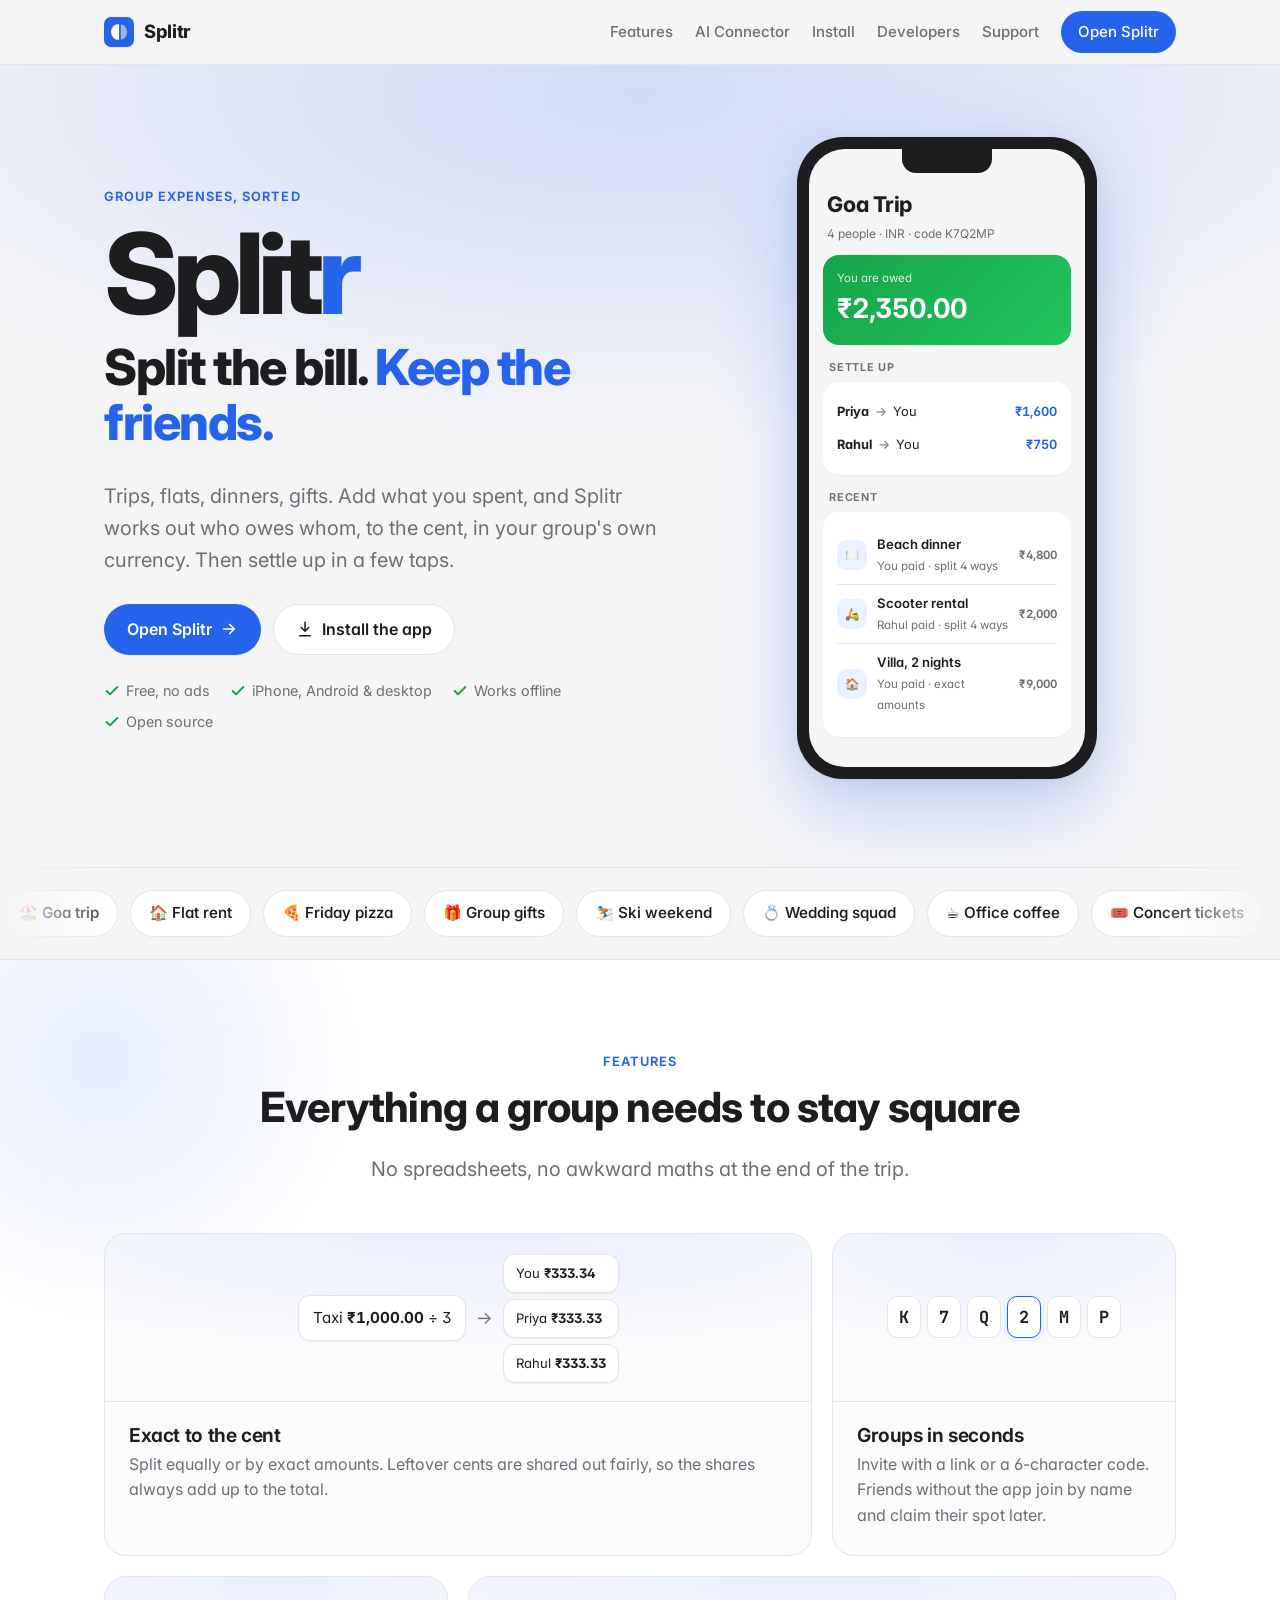
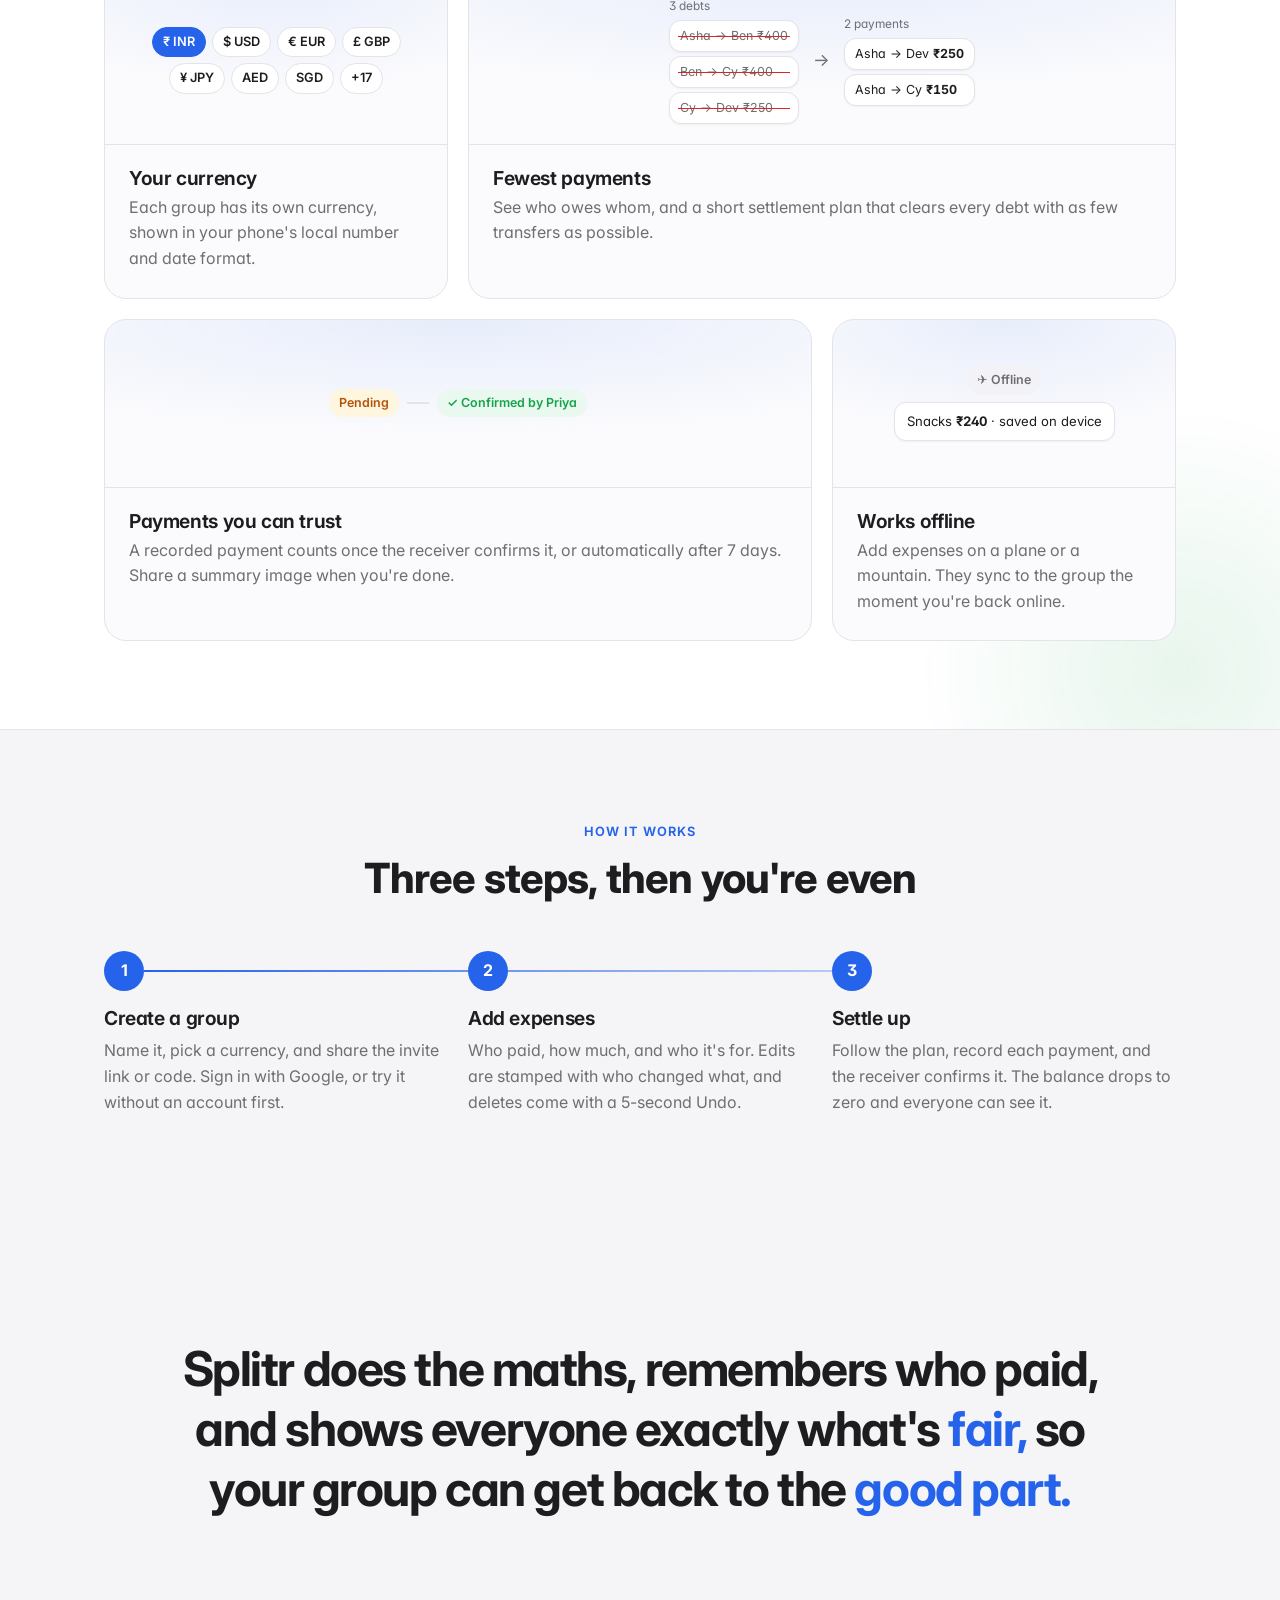
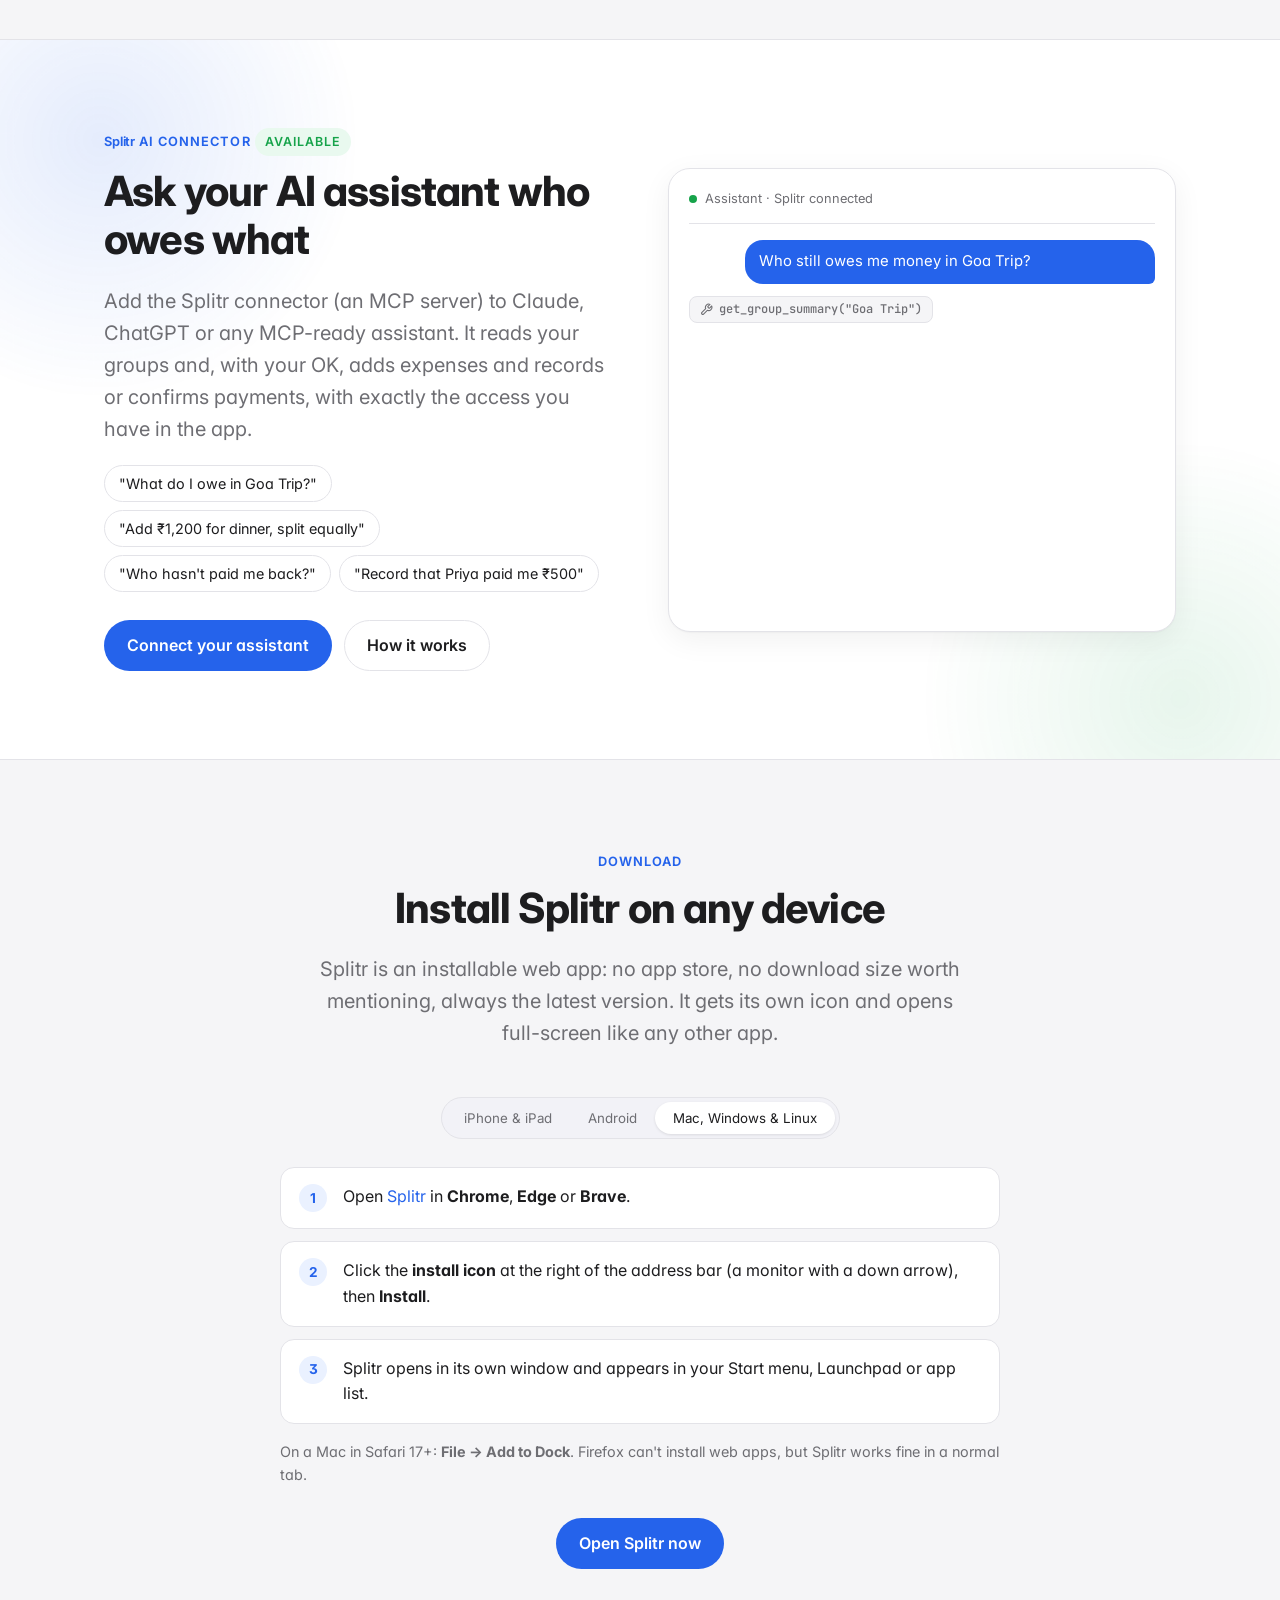
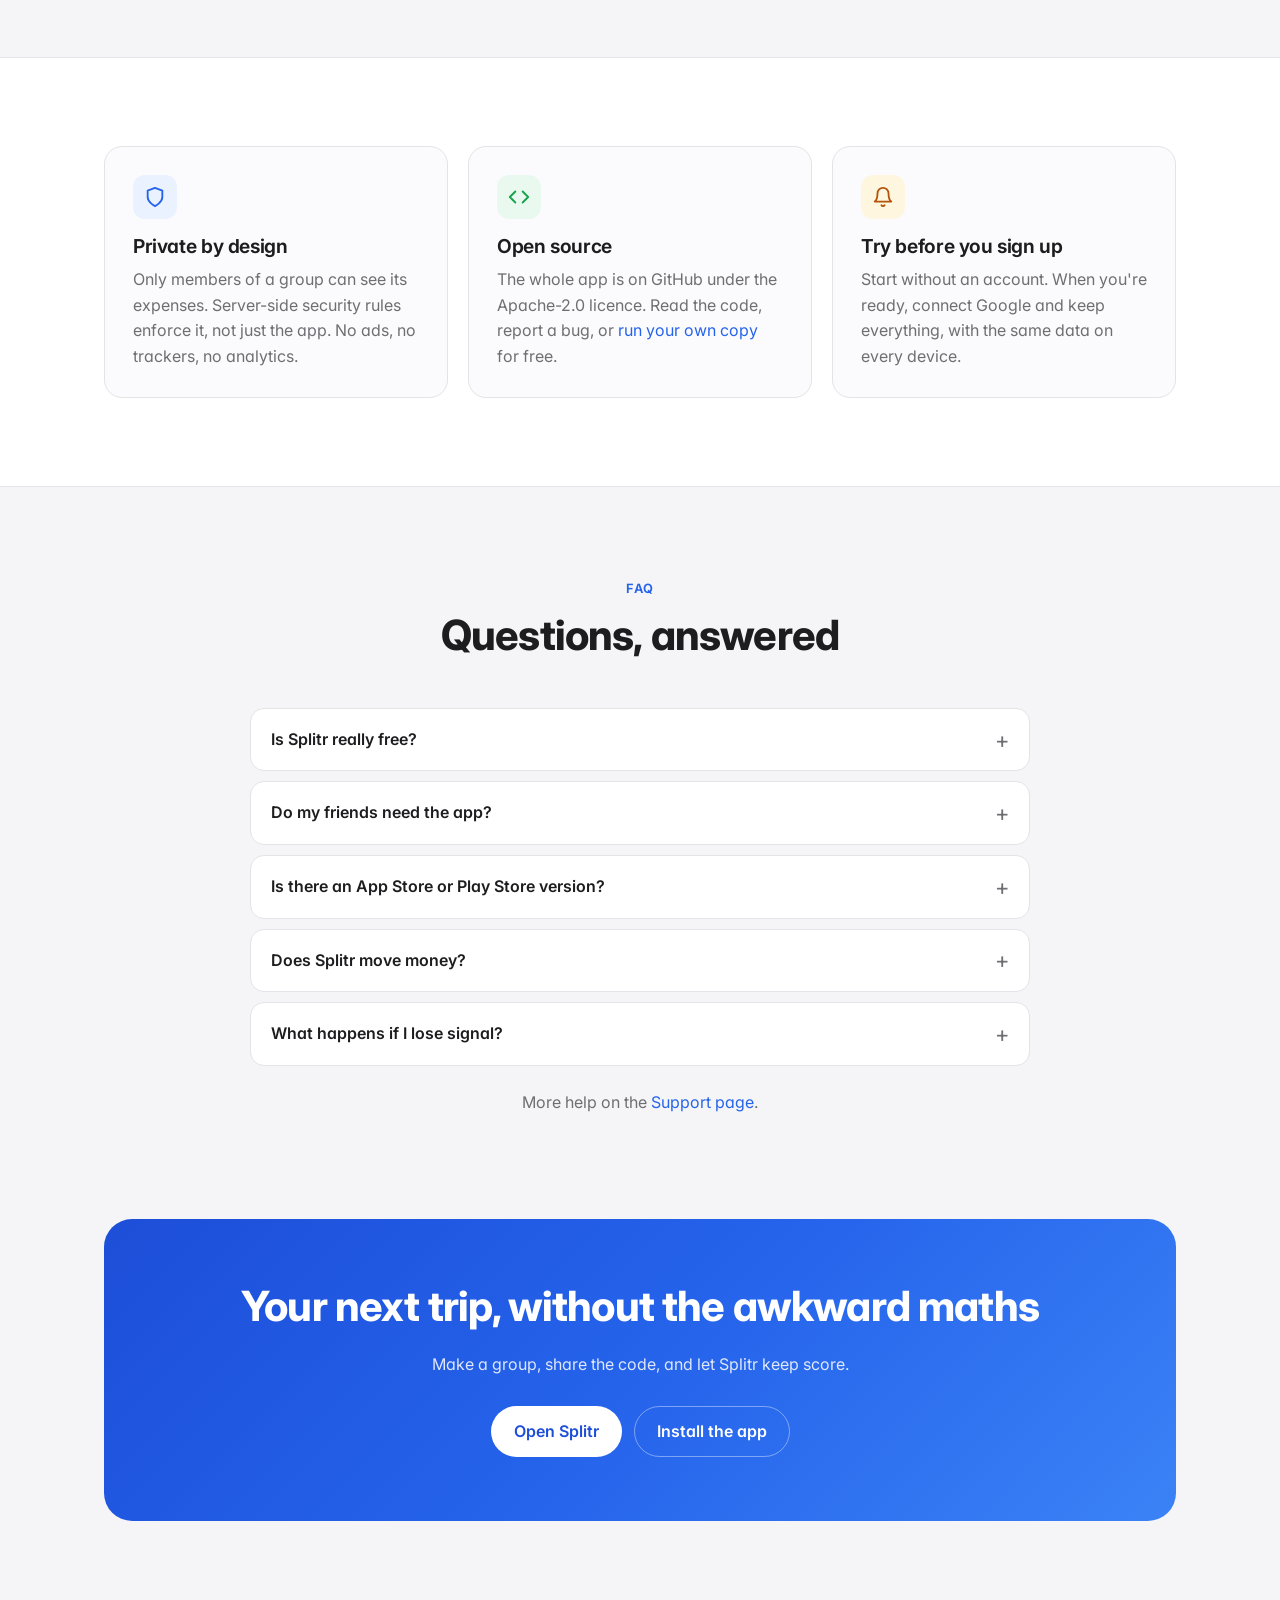
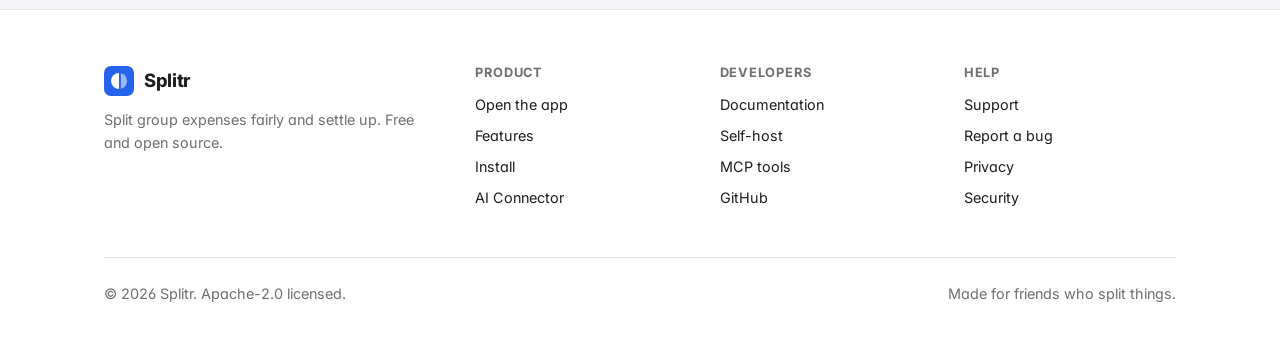
<file: index.html>
<!doctype html>
<html lang="en">
<head>
  <meta charset="utf-8">
  <meta name="viewport" content="width=device-width, initial-scale=1">
  <title>Splitr: split group expenses fairly</title>
  <meta name="description" content="Splitr splits group expenses fairly, to the cent, in your own currency. Works on phones and laptops, syncs live, keeps working offline. Free and open source.">
  <meta name="theme-color" content="#f5f5f7" media="(prefers-color-scheme: light)">
  <meta name="theme-color" content="#000000" media="(prefers-color-scheme: dark)">
  <meta property="og:title" content="Splitr: split group expenses fairly">
  <meta property="og:description" content="Trips, flats, dinners. Add what you spent, see who owes whom, settle up. Free, no ads, works offline.">
  <meta property="og:type" content="website">
  <link rel="icon" type="image/svg+xml" href="assets/logo.svg">
  <link rel="preconnect" href="https://fonts.googleapis.com">
  <link rel="preconnect" href="https://fonts.gstatic.com" crossorigin>
  <link href="https://fonts.googleapis.com/css2?family=Inter:wght@400;500;600;700;800&family=JetBrains+Mono:wght@500&display=swap" rel="stylesheet">
  <link rel="stylesheet" href="assets/css/site.css">
</head>
<body>

<header class="site-header">
  <nav class="container nav" aria-label="Main">
    <a class="brand" href="index.html"><img src="assets/logo.svg" alt="" width="30" height="30">Splitr</a>
    <button class="nav-toggle" aria-label="Menu" aria-expanded="false" aria-controls="nav-links">
      <svg width="24" height="24" viewBox="0 0 24 24" fill="none" stroke="currentColor" stroke-width="2" stroke-linecap="round"><path d="M4 7h16M4 12h16M4 17h16"/></svg>
    </button>
    <div class="nav-links" id="nav-links">
      <a href="index.html#features">Features</a>
      <a href="connector.html">AI Connector</a>
      <a href="index.html#install">Install</a>
      <a href="developers.html">Developers</a>
      <a href="support.html">Support</a>
      <a class="btn btn-primary btn-sm" data-link="app" href="https://splitr-bills.web.app">Open Splitr</a>
    </div>
  </nav>
</header>

<main>
  <!-- Hero -->
  <section class="hero">
    <div class="container hero-grid">
      <div>
        <span class="eyebrow">Group expenses, sorted</span>
        <h1 class="hero-title"><span class="wordmark" data-wordmark>Splitr</span><span class="tagline">Split the bill. <em>Keep the friends.</em></span></h1>
        <p class="lead">Trips, flats, dinners, gifts. Add what you spent, and Splitr works out who owes whom, to the cent, in your group's own currency. Then settle up in a few taps.</p>
        <div class="btn-row">
          <a class="btn btn-primary" data-link="app" href="https://splitr-bills.web.app">
            Open Splitr
            <svg width="18" height="18" viewBox="0 0 24 24" fill="none" stroke="currentColor" stroke-width="2.2" stroke-linecap="round" stroke-linejoin="round"><path d="M5 12h14M13 6l6 6-6 6"/></svg>
          </a>
          <a class="btn btn-secondary" href="#install">
            <svg width="18" height="18" viewBox="0 0 24 24" fill="none" stroke="currentColor" stroke-width="2" stroke-linecap="round" stroke-linejoin="round"><path d="M12 3v12M7 10l5 5 5-5M5 21h14"/></svg>
            Install the app
          </a>
        </div>
        <div class="trust">
          <span><svg viewBox="0 0 24 24" fill="none" stroke="currentColor" stroke-width="3" stroke-linecap="round" stroke-linejoin="round"><path d="M20 6 9 17l-5-5"/></svg>Free, no ads</span>
          <span><svg viewBox="0 0 24 24" fill="none" stroke="currentColor" stroke-width="3" stroke-linecap="round" stroke-linejoin="round"><path d="M20 6 9 17l-5-5"/></svg>iPhone, Android &amp; desktop</span>
          <span><svg viewBox="0 0 24 24" fill="none" stroke="currentColor" stroke-width="3" stroke-linecap="round" stroke-linejoin="round"><path d="M20 6 9 17l-5-5"/></svg>Works offline</span>
          <span><svg viewBox="0 0 24 24" fill="none" stroke="currentColor" stroke-width="3" stroke-linecap="round" stroke-linejoin="round"><path d="M20 6 9 17l-5-5"/></svg>Open source</span>
        </div>
      </div>

      <div class="hero-visual">
      <div class="phone" role="img" aria-label="Splitr showing the Goa Trip group: you are owed ₹2,350, recent expenses, and a two-step settlement plan">
        <div class="phone-screen" aria-hidden="true">
          <div class="phone-notch"></div>
          <p class="ph-title">Goa Trip</p>
          <p class="ph-sub">4 people · INR · code K7Q2MP</p>
          <div class="ph-card ph-balance">
            <small>You are owed</small>
            <strong data-amount="balance">₹2,350.00</strong>
          </div>
          <p class="ph-label">Settle up</p>
          <div class="ph-card">
            <div class="ph-plan"><b>Priya</b><span class="arrow">→</span>You<span class="ph-amt" data-amount="priya">₹1,600</span></div>
            <div class="ph-plan"><b>Rahul</b><span class="arrow">→</span>You<span class="ph-amt" data-amount="rahul">₹750</span></div>
          </div>
          <p class="ph-label">Recent</p>
          <div class="ph-card">
            <div class="ph-row"><span class="ph-icon">🍽️</span><div><b>Beach dinner</b><span>You paid · split 4 ways</span></div><span class="ph-amt">₹4,800</span></div>
            <div class="ph-row"><span class="ph-icon">🛵</span><div><b>Scooter rental</b><span>Rahul paid · split 4 ways</span></div><span class="ph-amt">₹2,000</span></div>
            <div class="ph-row"><span class="ph-icon">🏠</span><div><b>Villa, 2 nights</b><span>You paid · exact amounts</span></div><span class="ph-amt">₹9,000</span></div>
          </div>
        </div>
      </div>
      <div class="notif" aria-hidden="true">
        <span class="notif-icon"></span>
        <div><b class="notif-title"></b><span class="notif-sub"></span></div>
        <time>now</time>
      </div>
      </div>
    </div>
  </section>

  <!-- Use cases -->
  <div class="marquee" aria-label="Made for trips, flats, dinners, gifts and more">
    <ul class="marquee-track">
      <li>🏖️ Goa trip</li><li>🏠 Flat rent</li><li>🍕 Friday pizza</li><li>🎁 Group gifts</li><li>⛷️ Ski weekend</li>
      <li>💍 Wedding squad</li><li>☕ Office coffee</li><li>🎟️ Concert tickets</li><li>🚕 Airport cab</li><li>🛒 Weekly groceries</li>
    </ul>
  </div>

  <!-- Features -->
  <section id="features" class="section-alt ambient">
    <div class="container">
      <div class="section-head center">
        <span class="eyebrow">Features</span>
        <h2>Everything a group needs to stay square</h2>
        <p class="lead">No spreadsheets, no awkward maths at the end of the trip.</p>
      </div>
      <div class="bento">
        <article class="bento-card wide">
          <div class="bento-visual" aria-hidden="true">
            <div class="mini total">Taxi <b>₹1,000.00</b> ÷ 3</div>
            <span class="split-arrow">→</span>
            <div class="split-shares">
              <div class="mini">You <b>₹333.34</b></div>
              <div class="mini">Priya <b>₹333.33</b></div>
              <div class="mini">Rahul <b>₹333.33</b></div>
            </div>
          </div>
          <div class="bento-body">
            <h3>Exact to the cent</h3>
            <p>Split equally or by exact amounts. Leftover cents are shared out fairly, so the shares always add up to the total.</p>
          </div>
        </article>
        <article class="bento-card">
          <div class="bento-visual" aria-hidden="true">
            <div class="code-boxes"><span>K</span><span>7</span><span>Q</span><span>2</span><span>M</span><span>P</span></div>
          </div>
          <div class="bento-body">
            <h3>Groups in seconds</h3>
            <p>Invite with a link or a 6-character code. Friends without the app join by name and claim their spot later.</p>
          </div>
        </article>
        <article class="bento-card">
          <div class="bento-visual" aria-hidden="true">
            <div class="chips"><span class="on">₹ INR</span><span>$ USD</span><span>€ EUR</span><span>£ GBP</span><span>¥ JPY</span><span>AED</span><span>SGD</span><span>+17</span></div>
          </div>
          <div class="bento-body">
            <h3>Your currency</h3>
            <p>Each group has its own currency, shown in your phone's local number and date format.</p>
          </div>
        </article>
        <article class="bento-card wide">
          <div class="bento-visual" aria-hidden="true">
            <div class="settle-viz">
              <div class="col"><span>3 debts</span><div class="mini strike">Asha → Ben ₹400</div><div class="mini strike">Ben → Cy ₹400</div><div class="mini strike">Cy → Dev ₹250</div></div>
              <span class="split-arrow">→</span>
              <div class="col after"><span>2 payments</span><div class="mini">Asha → Dev <b>₹250</b></div><div class="mini">Asha → Cy <b>₹150</b></div></div>
            </div>
          </div>
          <div class="bento-body">
            <h3>Fewest payments</h3>
            <p>See who owes whom, and a short settlement plan that clears every debt with as few transfers as possible.</p>
          </div>
        </article>
        <article class="bento-card wide">
          <div class="bento-visual" aria-hidden="true">
            <div class="status-row">
              <span class="pill amber">Pending</span><span class="line"></span>
              <span class="pill green">✓ Confirmed by Priya</span>
            </div>
          </div>
          <div class="bento-body">
            <h3>Payments you can trust</h3>
            <p>A recorded payment counts once the receiver confirms it, or automatically after 7 days. Share a summary image when you're done.</p>
          </div>
        </article>
        <article class="bento-card">
          <div class="bento-visual" aria-hidden="true">
            <div class="offline-viz">
              <span class="pill gray">✈︎ Offline</span>
              <div class="mini">Snacks <b>₹240</b> · saved on device</div>
            </div>
          </div>
          <div class="bento-body">
            <h3>Works offline</h3>
            <p>Add expenses on a plane or a mountain. They sync to the group the moment you're back online.</p>
          </div>
        </article>
      </div>
    </div>
  </section>

  <!-- How it works -->
  <section id="how">
    <div class="container">
      <div class="section-head center">
        <span class="eyebrow">How it works</span>
        <h2>Three steps, then you're even</h2>
      </div>
      <div class="grid grid-3 steps">
        <div class="step">
          <h3>Create a group</h3>
          <p>Name it, pick a currency, and share the invite link or code. Sign in with Google, or try it without an account first.</p>
        </div>
        <div class="step">
          <h3>Add expenses</h3>
          <p>Who paid, how much, and who it's for. Edits are stamped with who changed what, and deletes come with a 5-second Undo.</p>
        </div>
        <div class="step">
          <h3>Settle up</h3>
          <p>Follow the plan, record each payment, and the receiver confirms it. The balance drops to zero and everyone can see it.</p>
        </div>
      </div>
    </div>
  </section>

  <!-- Statement -->
  <section class="statement">
    <div class="container">
      <p class="scroll-text" data-scroll-text>Splitr does the maths, remembers who paid, and shows everyone exactly what's fair, so your group can get back to the good part.</p>
    </div>
  </section>

  <!-- AI connector -->
  <section id="ai" class="section-alt ambient">
    <div class="container split">
      <div>
        <span class="eyebrow"><span class="brand-name">Splitr</span> AI Connector <span class="pill green" data-connector-status>Available</span></span>
        <h2>Ask your AI assistant who owes what</h2>
        <p class="lead">Add the Splitr connector (an MCP server) to Claude, ChatGPT or any MCP-ready assistant. It reads your groups and, with your OK, adds expenses and records or confirms payments, with exactly the access you have in the app.</p>
        <ul class="prompt-list">
          <li>"What do I owe in Goa Trip?"</li>
          <li>"Add ₹1,200 for dinner, split equally"</li>
          <li>"Who hasn't paid me back?"</li>
          <li>"Record that Priya paid me ₹500"</li>
        </ul>
        <div class="btn-row">
          <a class="btn btn-primary" href="connector.html#connect">Connect your assistant</a>
          <a class="btn btn-secondary" href="connector.html">How it works</a>
        </div>
      </div>
      <div class="chat" aria-label="Example conversation with an AI assistant using the Splitr connector">
        <div class="chat-top"><span class="dot"></span>Assistant · Splitr connected</div>
        <div class="bubble user">Who still owes me money in Goa Trip?</div>
        <div class="tool-call"><svg viewBox="0 0 24 24" fill="none" stroke="currentColor" stroke-width="2" stroke-linecap="round" stroke-linejoin="round"><path d="M14.7 6.3a1 1 0 0 0 0 1.4l1.6 1.6a1 1 0 0 0 1.4 0l3.77-3.77a6 6 0 0 1-7.94 7.94l-6.91 6.91a2.12 2.12 0 0 1-3-3l6.91-6.91a6 6 0 0 1 7.94-7.94l-3.76 3.76z"/></svg>get_group_summary("Goa Trip")</div>
        <div class="bubble ai">Two people still owe you, ₹2,350 in total:
          <ul><li><b>Priya</b>: ₹1,600</li><li><b>Rahul</b>: ₹750</li></ul>
        </div>
        <div class="bubble user">Priya just paid me ₹500 on UPI.</div>
        <div class="tool-call"><svg viewBox="0 0 24 24" fill="none" stroke="currentColor" stroke-width="2" stroke-linecap="round" stroke-linejoin="round"><path d="M14.7 6.3a1 1 0 0 0 0 1.4l1.6 1.6a1 1 0 0 0 1.4 0l3.77-3.77a6 6 0 0 1-7.94 7.94l-6.91 6.91a2.12 2.12 0 0 1-3-3l6.91-6.91a6 6 0 0 1 7.94-7.94l-3.76 3.76z"/></svg>record_payment · approved by you</div>
        <div class="bubble ai">Recorded: Priya → you, ₹500.00. She now owes ₹1,100.</div>
      </div>
    </div>
  </section>

  <!-- Install -->
  <section id="install">
    <div class="container center">
      <div class="section-head">
        <span class="eyebrow">Download</span>
        <h2>Install Splitr on any device</h2>
        <p class="lead">Splitr is an installable web app: no app store, no download size worth mentioning, always the latest version. It gets its own icon and opens full-screen like any other app.</p>
      </div>

      <div class="tabs" role="tablist" aria-label="Your device" data-autoselect="platform">
        <button class="tab" role="tab" id="tab-ios" aria-controls="panel-ios" data-platform="ios">iPhone &amp; iPad</button>
        <button class="tab" role="tab" id="tab-android" aria-controls="panel-android" data-platform="android">Android</button>
        <button class="tab" role="tab" id="tab-desktop" aria-controls="panel-desktop" data-platform="desktop">Mac, Windows &amp; Linux</button>
      </div>

      <div class="tab-panel" role="tabpanel" id="panel-ios" aria-labelledby="tab-ios">
        <ol class="install-steps">
          <li><span>Open <a data-link="app" href="https://splitr-bills.web.app">Splitr</a> in <b>Safari</b>.</span></li>
          <li><span>Tap the <b>Share</b> button (the square with an arrow pointing up).</span></li>
          <li><span>Scroll down and tap <b>Add to Home Screen</b>, then <b>Add</b>.</span></li>
        </ol>
        <p class="note">On iOS 16.4 and later you can also add it from Chrome or Edge using the same Share menu.</p>
      </div>
      <div class="tab-panel" role="tabpanel" id="panel-android" aria-labelledby="tab-android" hidden>
        <ol class="install-steps">
          <li><span>Open <a data-link="app" href="https://splitr-bills.web.app">Splitr</a> in <b>Chrome</b> (or Edge, Brave, Samsung Internet).</span></li>
          <li><span>Tap <b>Install</b> when the banner appears, or open the <b>⋮</b> menu and choose <b>Install app</b> / <b>Add to Home screen</b>.</span></li>
          <li><span>Find Splitr in your app drawer and open it like any other app.</span></li>
        </ol>
      </div>
      <div class="tab-panel" role="tabpanel" id="panel-desktop" aria-labelledby="tab-desktop" hidden>
        <ol class="install-steps">
          <li><span>Open <a data-link="app" href="https://splitr-bills.web.app">Splitr</a> in <b>Chrome</b>, <b>Edge</b> or <b>Brave</b>.</span></li>
          <li><span>Click the <b>install icon</b> at the right of the address bar (a monitor with a down arrow), then <b>Install</b>.</span></li>
          <li><span>Splitr opens in its own window and appears in your Start menu, Launchpad or app list.</span></li>
        </ol>
        <p class="note">On a Mac in Safari 17+: <b>File → Add to Dock</b>. Firefox can't install web apps, but Splitr works fine in a normal tab.</p>
      </div>

      <div class="btn-row" style="justify-content:center;margin-top:32px">
        <a class="btn btn-primary" data-link="app" href="https://splitr-bills.web.app">Open Splitr now</a>
      </div>
    </div>
  </section>

  <!-- Privacy & open source -->
  <section class="section-alt">
    <div class="container">
      <div class="grid grid-3">
        <article class="card">
          <div class="icon-badge"><svg viewBox="0 0 24 24" fill="none" stroke="currentColor" stroke-width="2" stroke-linecap="round" stroke-linejoin="round"><path d="M12 22s8-4 8-10V5l-8-3-8 3v7c0 6 8 10 8 10z"/></svg></div>
          <h3>Private by design</h3>
          <p>Only members of a group can see its expenses. Server-side security rules enforce it, not just the app. No ads, no trackers, no analytics.</p>
        </article>
        <article class="card">
          <div class="icon-badge green"><svg viewBox="0 0 24 24" fill="none" stroke="currentColor" stroke-width="2" stroke-linecap="round" stroke-linejoin="round"><path d="M16 18l6-6-6-6M8 6l-6 6 6 6"/></svg></div>
          <h3>Open source</h3>
          <p>The whole app is on GitHub under the Apache-2.0 licence. Read the code, report a bug, or <a href="developers.html#self-host">run your own copy</a> for free.</p>
        </article>
        <article class="card">
          <div class="icon-badge amber"><svg viewBox="0 0 24 24" fill="none" stroke="currentColor" stroke-width="2" stroke-linecap="round" stroke-linejoin="round"><path d="M18 8A6 6 0 0 0 6 8c0 7-3 9-3 9h18s-3-2-3-9M13.73 21a2 2 0 0 1-3.46 0"/></svg></div>
          <h3>Try before you sign up</h3>
          <p>Start without an account. When you're ready, connect Google and keep everything, with the same data on every device.</p>
        </article>
      </div>
    </div>
  </section>

  <!-- FAQ -->
  <section id="faq">
    <div class="container">
      <div class="section-head center">
        <span class="eyebrow">FAQ</span>
        <h2>Questions, answered</h2>
      </div>
      <div class="faq">
        <details>
          <summary>Is Splitr really free?</summary>
          <div><p>Yes. No subscription, no ads, no premium tier. It runs on free hosting and the code is open source.</p></div>
        </details>
        <details>
          <summary>Do my friends need the app?</summary>
          <div><p>No. Add them to a group by name and track what they owe. If they join later, they tap "that's me" on their name and every balance carries over.</p></div>
        </details>
        <details>
          <summary>Is there an App Store or Play Store version?</summary>
          <div><p>Not right now. Splitr is a web app you install from the browser (see <a href="#install">Install</a>). It looks and works like a store app, updates itself, and takes up very little space.</p></div>
        </details>
        <details>
          <summary>Does Splitr move money?</summary>
          <div><p>No. Pay each other however you like (UPI, bank transfer, cash) and record the payment in Splitr. Splitr never sees card or bank details.</p></div>
        </details>
        <details>
          <summary>What happens if I lose signal?</summary>
          <div><p>Keep adding expenses. They're saved on your device and sync to the group automatically when you're back online.</p></div>
        </details>
      </div>
      <p class="center muted" style="margin-top:24px">More help on the <a href="support.html">Support page</a>.</p>
    </div>
  </section>

  <!-- CTA -->
  <section style="padding-top:0">
    <div class="container">
      <div class="cta-box">
        <h2>Your next trip, without the awkward maths</h2>
        <p>Make a group, share the code, and let Splitr keep score.</p>
        <div class="btn-row" style="justify-content:center">
          <a class="btn btn-primary" data-link="app" href="https://splitr-bills.web.app">Open Splitr</a>
          <a class="btn btn-secondary" href="#install">Install the app</a>
        </div>
      </div>
    </div>
  </section>
</main>

<footer class="site-footer">
  <div class="container">
    <div class="footer-grid">
      <div>
        <a class="brand" href="index.html"><img src="assets/logo.svg" alt="" width="30" height="30">Splitr</a>
        <p class="muted" style="margin-top:12px;max-width:320px">Split group expenses fairly and settle up. Free and open source.</p>
      </div>
      <div>
        <h4>Product</h4>
        <ul>
          <li><a data-link="app" href="https://splitr-bills.web.app">Open the app</a></li>
          <li><a href="index.html#features">Features</a></li>
          <li><a href="index.html#install">Install</a></li>
          <li><a href="connector.html">AI Connector</a></li>
        </ul>
      </div>
      <div>
        <h4>Developers</h4>
        <ul>
          <li><a href="developers.html">Documentation</a></li>
          <li><a href="developers.html#self-host">Self-host</a></li>
          <li><a href="connector.html#tools">MCP tools</a></li>
          <li><a data-link="repo" href="https://github.com/anpixelartist/Splitr">GitHub</a></li>
        </ul>
      </div>
      <div>
        <h4>Help</h4>
        <ul>
          <li><a href="support.html">Support</a></li>
          <li><a data-link="bug" href="https://github.com/anpixelartist/Splitr/issues/new">Report a bug</a></li>
          <li><a href="privacy.html">Privacy</a></li>
          <li><a href="support.html#security">Security</a></li>
        </ul>
      </div>
    </div>
    <div class="footer-bottom">
      <span>© <span data-year>2026</span> Splitr. Apache-2.0 licensed.</span>
      <span>Made for friends who split things.</span>
    </div>
  </div>
</footer>

<script src="assets/js/site.js"></script>
</body>
</html>
</file>
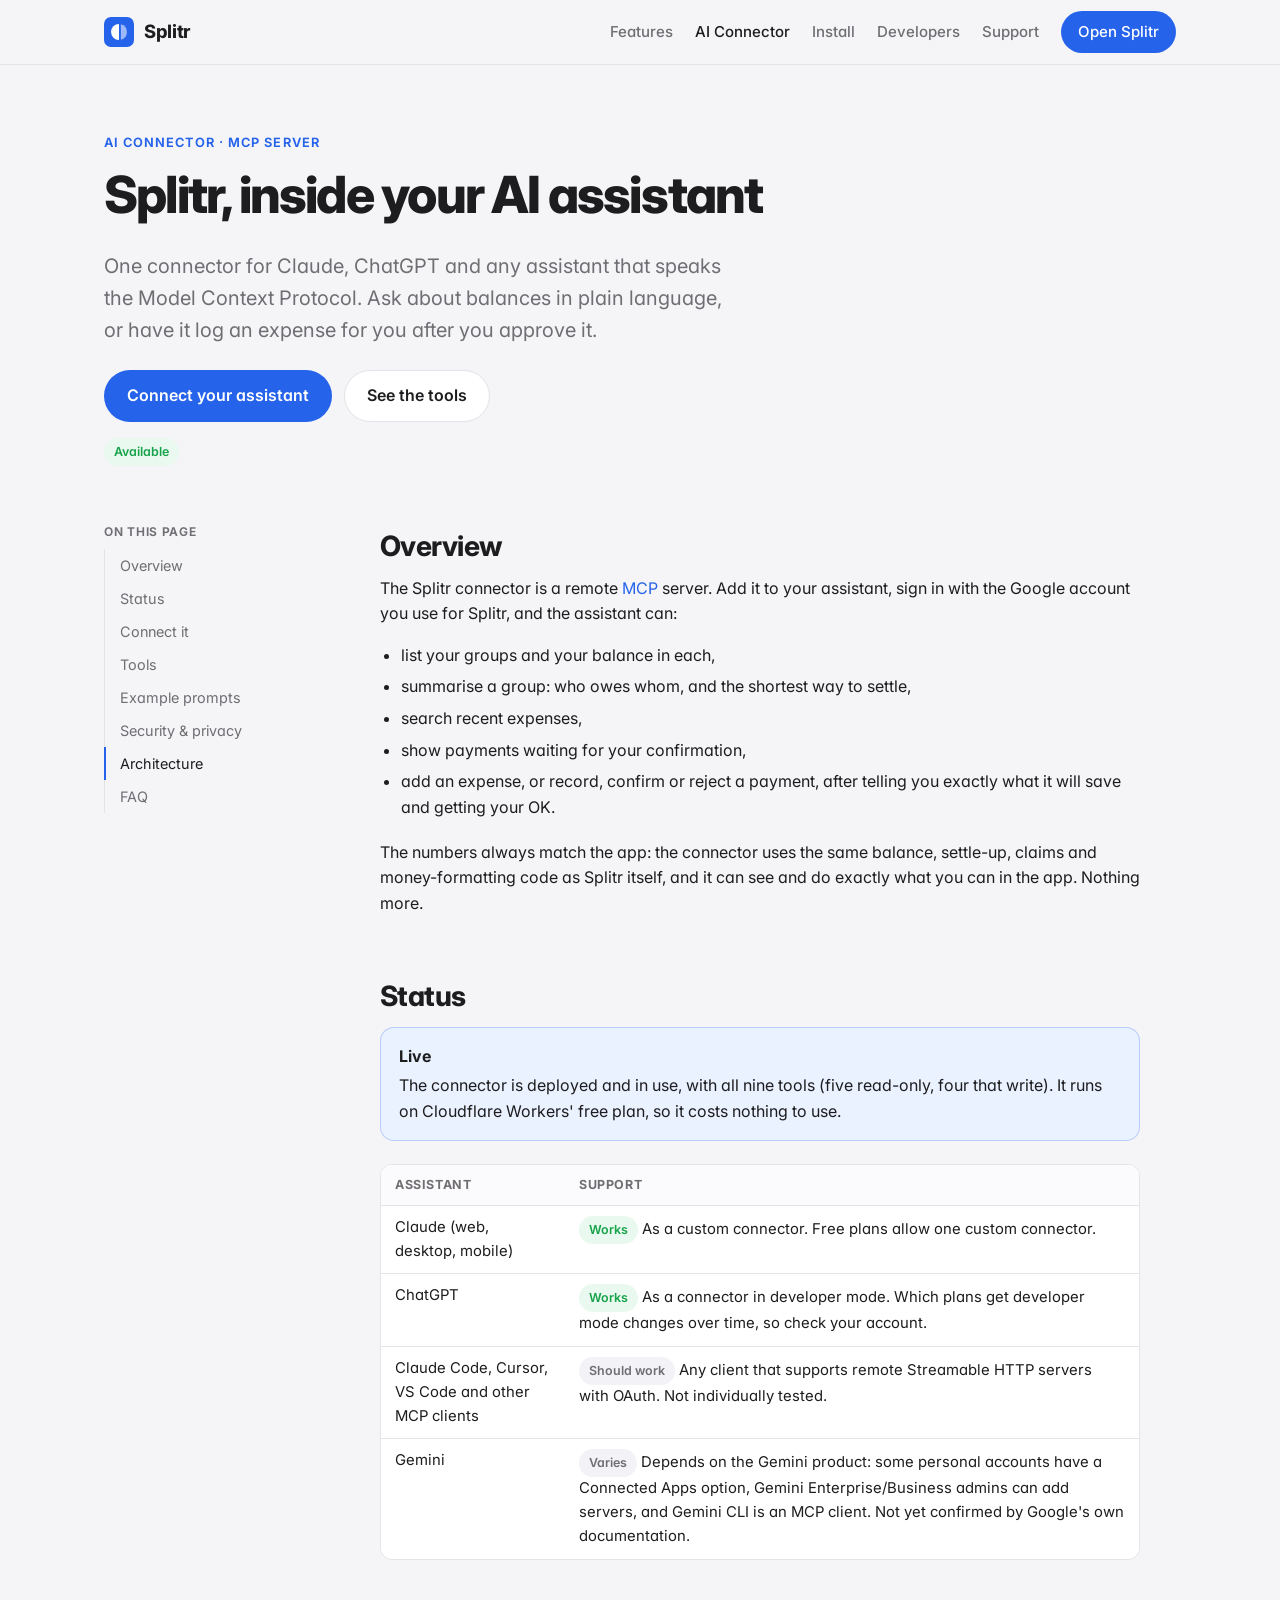
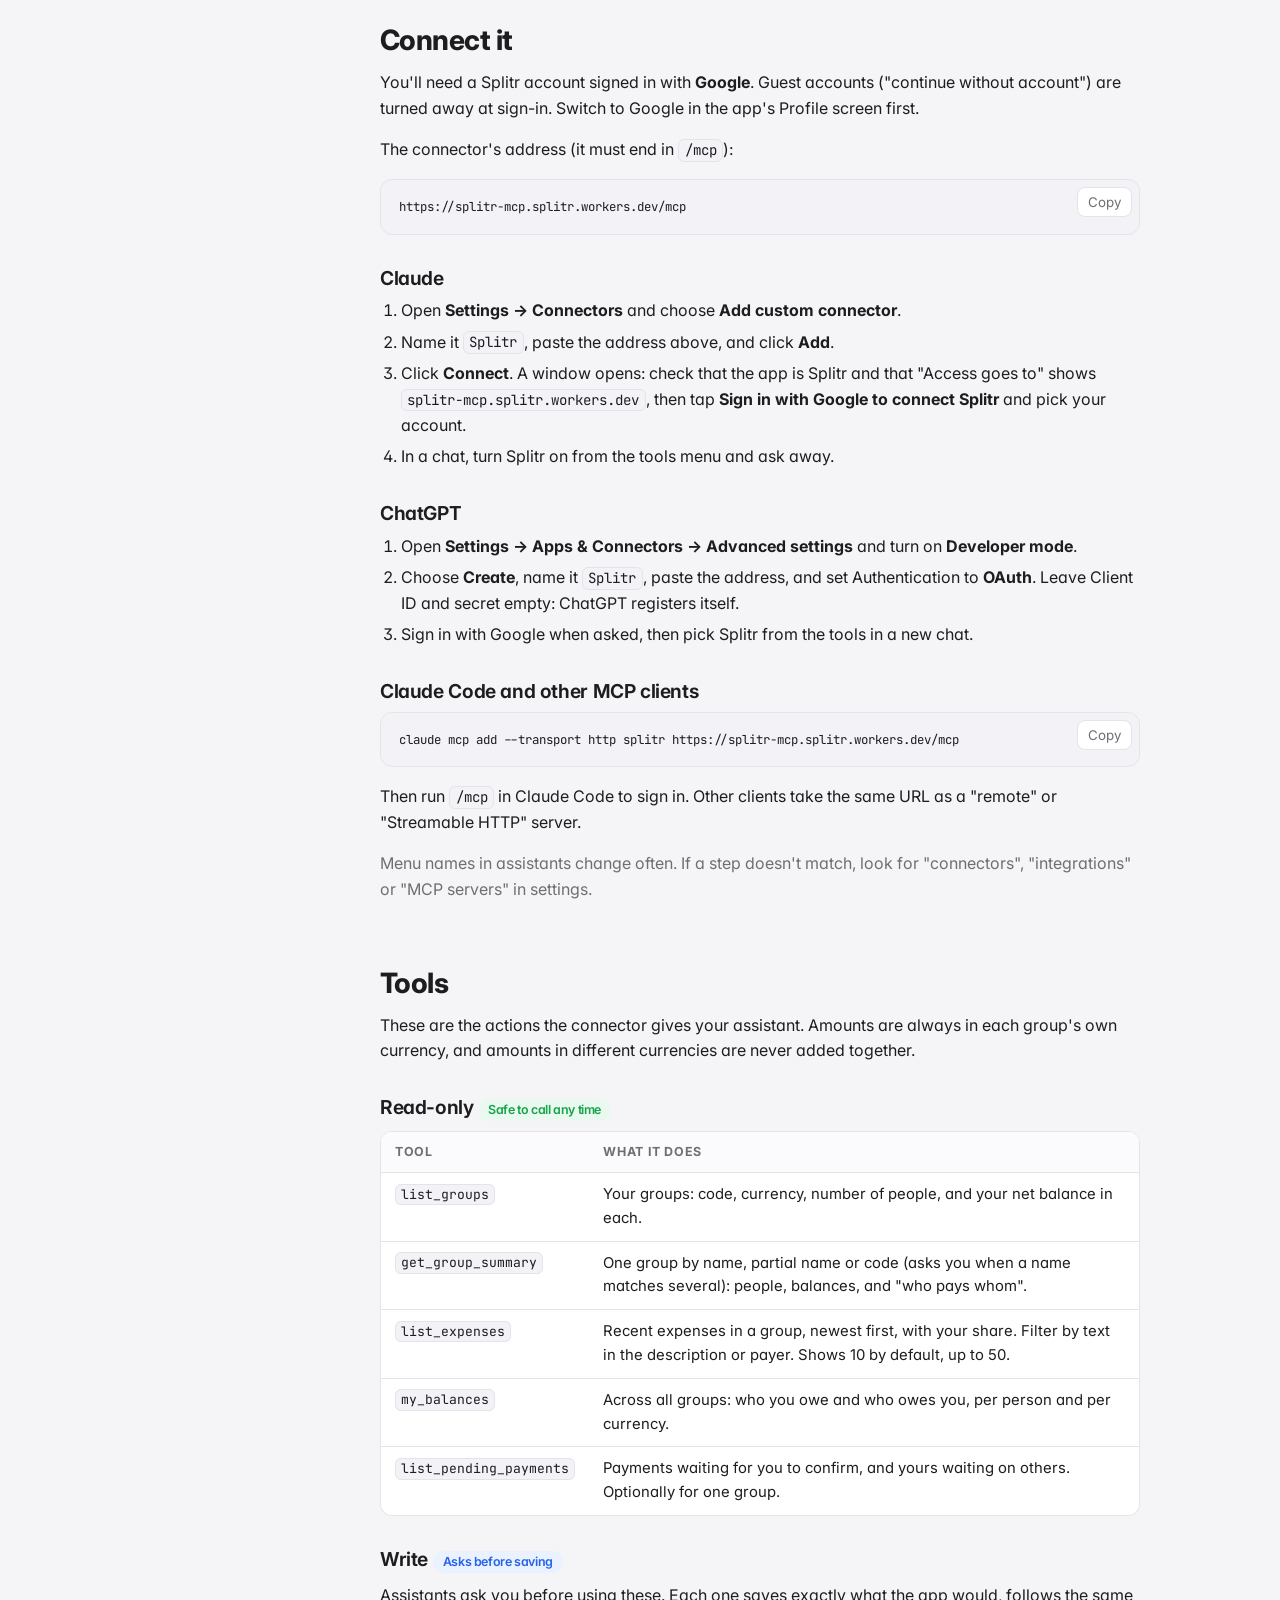
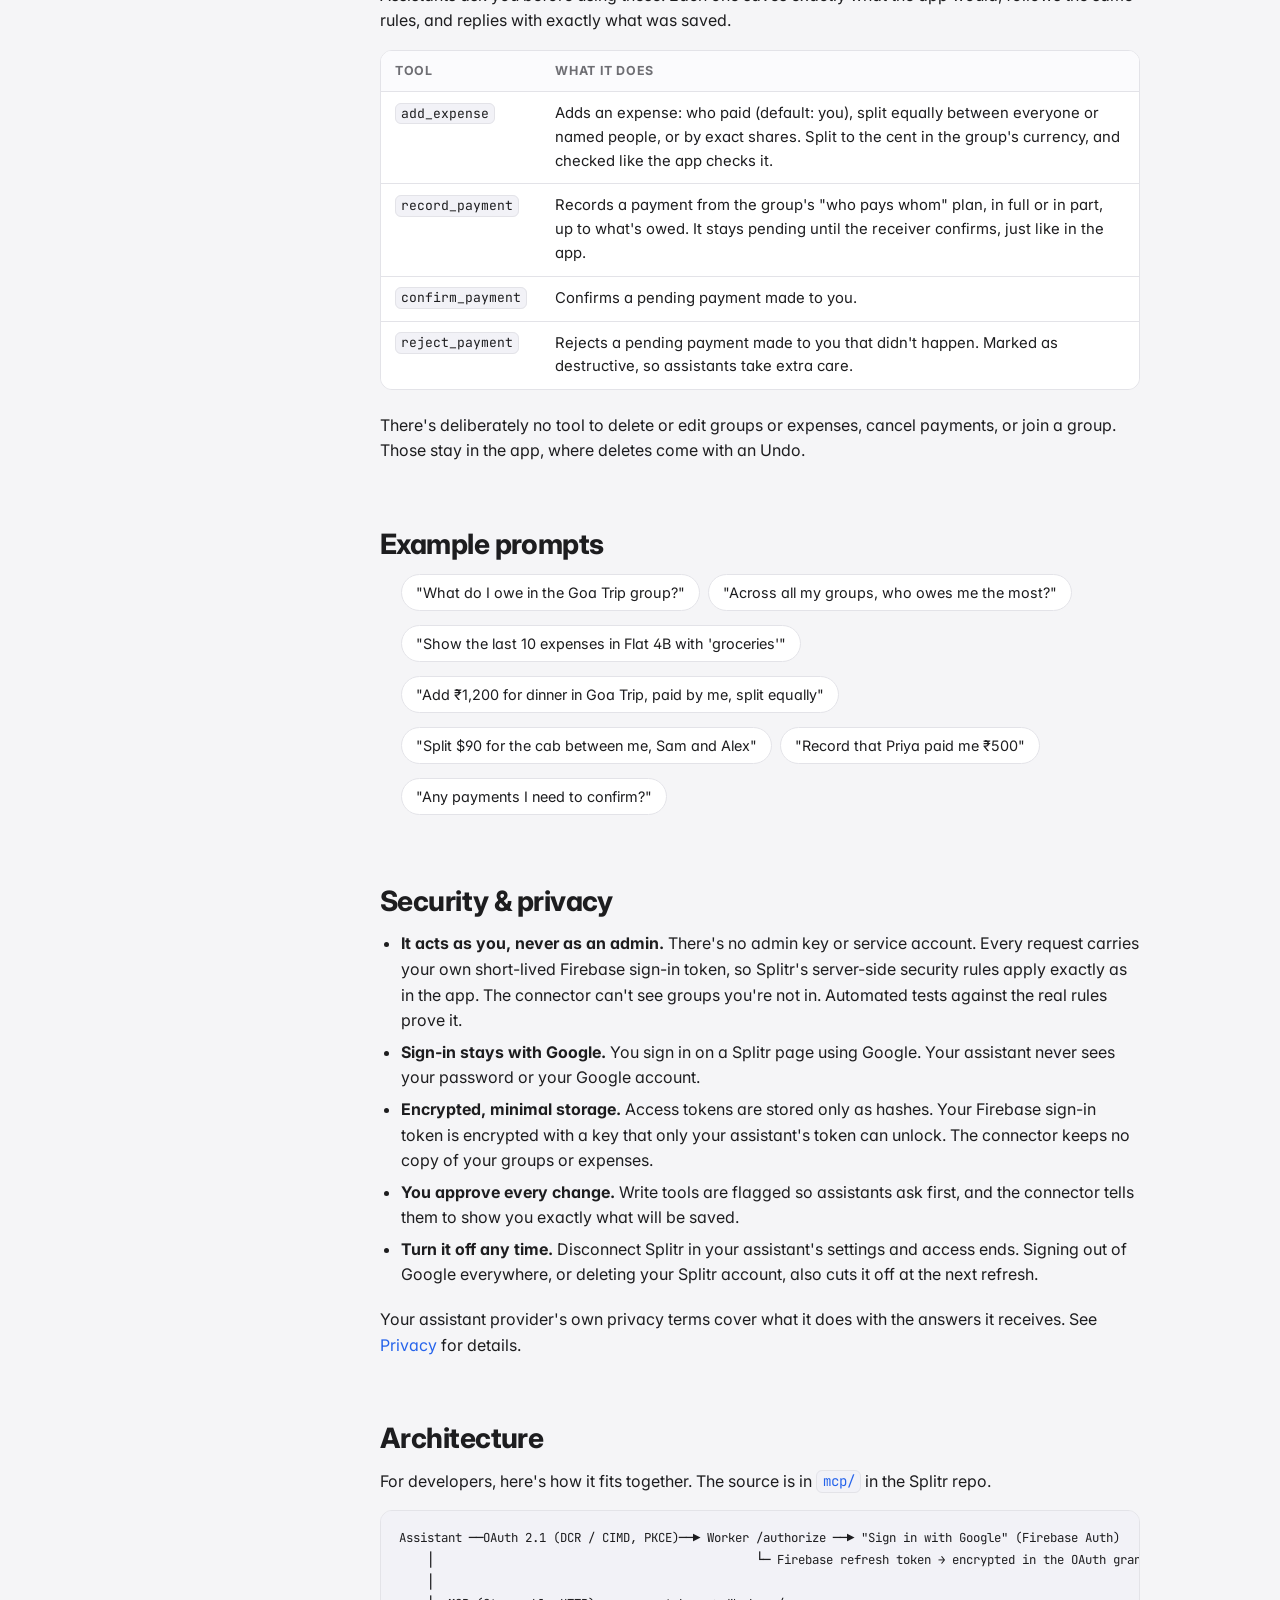
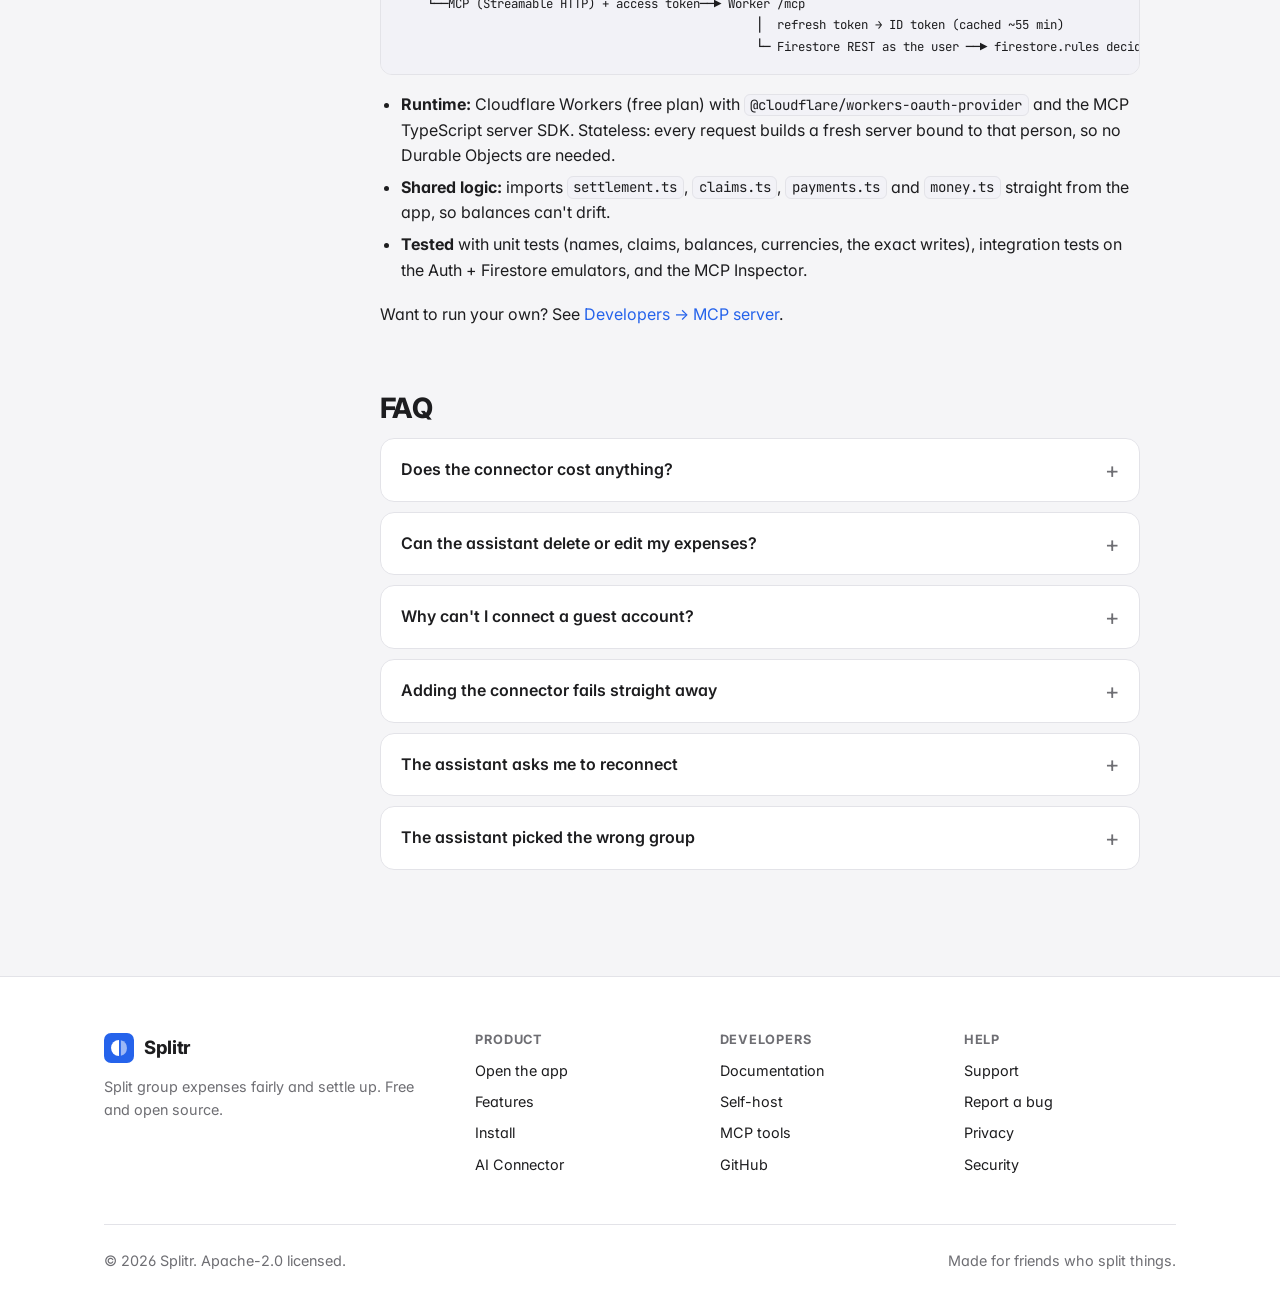
<file: connector.html>
<!doctype html>
<html lang="en">
<head>
  <meta charset="utf-8">
  <meta name="viewport" content="width=device-width, initial-scale=1">
  <title>Splitr AI Connector (MCP)</title>
  <meta name="description" content="Use Splitr from Claude, ChatGPT and other AI assistants. The Splitr MCP server reads your groups and records expenses with your own permissions.">
  <meta name="theme-color" content="#f5f5f7" media="(prefers-color-scheme: light)">
  <meta name="theme-color" content="#000000" media="(prefers-color-scheme: dark)">
  <link rel="icon" type="image/svg+xml" href="assets/logo.svg">
  <link rel="preconnect" href="https://fonts.googleapis.com">
  <link rel="preconnect" href="https://fonts.gstatic.com" crossorigin>
  <link href="https://fonts.googleapis.com/css2?family=Inter:wght@400;500;600;700;800&family=JetBrains+Mono:wght@500&display=swap" rel="stylesheet">
  <link rel="stylesheet" href="assets/css/site.css">
</head>
<body>

<header class="site-header">
  <nav class="container nav" aria-label="Main">
    <a class="brand" href="index.html"><img src="assets/logo.svg" alt="" width="30" height="30">Splitr</a>
    <button class="nav-toggle" aria-label="Menu" aria-expanded="false" aria-controls="nav-links">
      <svg width="24" height="24" viewBox="0 0 24 24" fill="none" stroke="currentColor" stroke-width="2" stroke-linecap="round"><path d="M4 7h16M4 12h16M4 17h16"/></svg>
    </button>
    <div class="nav-links" id="nav-links">
      <a href="index.html#features">Features</a>
      <a href="connector.html" aria-current="page">AI Connector</a>
      <a href="index.html#install">Install</a>
      <a href="developers.html">Developers</a>
      <a href="support.html">Support</a>
      <a class="btn btn-primary btn-sm" data-link="app" href="https://splitr-bills.web.app">Open Splitr</a>
    </div>
  </nav>
</header>

<main>
  <div class="container page-hero">
    <span class="eyebrow">AI Connector · MCP server</span>
    <h1 style="font-size:clamp(2rem,5vw,3.2rem)">Splitr, inside your AI assistant</h1>
    <p class="lead">One connector for Claude, ChatGPT and any assistant that speaks the Model Context Protocol. Ask about balances in plain language, or have it log an expense for you after you approve it.</p>
    <div class="btn-row" style="margin-top:24px"><a class="btn btn-primary" href="#connect">Connect your assistant</a><a class="btn btn-secondary" href="#tools">See the tools</a></div>
    <p style="margin-top:16px"><span class="pill green" data-connector-status>Available</span></p>
  </div>

  <div class="container docs">
    <nav class="toc" aria-label="On this page">
      <p>On this page</p>
      <ul>
        <li><a href="#overview">Overview</a></li>
        <li><a href="#status">Status</a></li>
        <li><a href="#connect">Connect it</a></li>
        <li><a href="#tools">Tools</a></li>
        <li><a href="#examples">Example prompts</a></li>
        <li><a href="#security">Security &amp; privacy</a></li>
        <li><a href="#architecture">Architecture</a></li>
        <li><a href="#connector-faq">FAQ</a></li>
      </ul>
    </nav>

    <article class="prose">
      <h2 id="overview">Overview</h2>
      <p>The Splitr connector is a remote <a href="https://modelcontextprotocol.io" rel="noopener">MCP</a> server. Add it to your assistant, sign in with the Google account you use for Splitr, and the assistant can:</p>
      <ul>
        <li>list your groups and your balance in each,</li>
        <li>summarise a group: who owes whom, and the shortest way to settle,</li>
        <li>search recent expenses,</li>
        <li>show payments waiting for your confirmation,</li>
        <li>add an expense, or record, confirm or reject a payment, after telling you exactly what it will save and getting your OK.</li>
      </ul>
      <p>The numbers always match the app: the connector uses the same balance, settle-up, claims and money-formatting code as Splitr itself, and it can see and do exactly what you can in the app. Nothing more.</p>

      <h2 id="status">Status</h2>
      <div class="callout info" data-when-live>
        <strong>Live</strong>
        <p>The connector is deployed and in use, with all nine tools (five read-only, four that write). It runs on Cloudflare Workers' free plan, so it costs nothing to use.</p>
      </div>
      <div class="callout warn" data-when-not-live hidden>
        <strong>Not public yet</strong>
        <p>The connector isn't available right now. Watch the <a data-link="repo" href="https://github.com/anpixelartist/Splitr">GitHub repo</a> for updates.</p>
      </div>
      <div class="table-wrap">
        <table>
          <thead><tr><th>Assistant</th><th>Support</th></tr></thead>
          <tbody>
            <tr><td>Claude (web, desktop, mobile)</td><td><span class="pill green">Works</span> As a custom connector. Free plans allow one custom connector.</td></tr>
            <tr><td>ChatGPT</td><td><span class="pill green">Works</span> As a connector in developer mode. Which plans get developer mode changes over time, so check your account.</td></tr>
            <tr><td>Claude Code, Cursor, VS Code and other MCP clients</td><td><span class="pill gray">Should work</span> Any client that supports remote Streamable HTTP servers with OAuth. Not individually tested.</td></tr>
            <tr><td>Gemini</td><td><span class="pill gray">Varies</span> Depends on the Gemini product: some personal accounts have a Connected Apps option, Gemini Enterprise/Business admins can add servers, and Gemini CLI is an MCP client. Not yet confirmed by Google's own documentation.</td></tr>
          </tbody>
        </table>
      </div>

      <h2 id="connect">Connect it</h2>
      <p>You'll need a Splitr account signed in with <b>Google</b>. Guest accounts ("continue without account") are turned away at sign-in. Switch to Google in the app's Profile screen first.</p>
      <p>The connector's address (it must end in <code>/mcp</code>):</p>
      <pre data-copy><code data-mcp-url>https://splitr-mcp.splitr.workers.dev/mcp</code></pre>

      <h3>Claude</h3>
      <ol>
        <li>Open <b>Settings → Connectors</b> and choose <b>Add custom connector</b>.</li>
        <li>Name it <code>Splitr</code>, paste the address above, and click <b>Add</b>.</li>
        <li>Click <b>Connect</b>. A window opens: check that the app is Splitr and that "Access goes to" shows <code>splitr-mcp.splitr.workers.dev</code>, then tap <b>Sign in with Google to connect Splitr</b> and pick your account.</li>
        <li>In a chat, turn Splitr on from the tools menu and ask away.</li>
      </ol>

      <h3>ChatGPT</h3>
      <ol>
        <li>Open <b>Settings → Apps &amp; Connectors → Advanced settings</b> and turn on <b>Developer mode</b>.</li>
        <li>Choose <b>Create</b>, name it <code>Splitr</code>, paste the address, and set Authentication to <b>OAuth</b>. Leave Client ID and secret empty: ChatGPT registers itself.</li>
        <li>Sign in with Google when asked, then pick Splitr from the tools in a new chat.</li>
      </ol>

      <h3>Claude Code and other MCP clients</h3>
      <pre data-copy><code>claude mcp add --transport http splitr <span data-mcp-url>https://splitr-mcp.splitr.workers.dev/mcp</span></code></pre>
      <p>Then run <code>/mcp</code> in Claude Code to sign in. Other clients take the same URL as a "remote" or "Streamable HTTP" server.</p>
      <p class="muted">Menu names in assistants change often. If a step doesn't match, look for "connectors", "integrations" or "MCP servers" in settings.</p>

      <h2 id="tools">Tools</h2>
      <p>These are the actions the connector gives your assistant. Amounts are always in each group's own currency, and amounts in different currencies are never added together.</p>

      <h3>Read-only <span class="pill green">Safe to call any time</span></h3>
      <div class="table-wrap">
        <table>
          <thead><tr><th>Tool</th><th>What it does</th></tr></thead>
          <tbody>
            <tr><td><code>list_groups</code></td><td>Your groups: code, currency, number of people, and your net balance in each.</td></tr>
            <tr><td><code>get_group_summary</code></td><td>One group by name, partial name or code (asks you when a name matches several): people, balances, and "who pays whom".</td></tr>
            <tr><td><code>list_expenses</code></td><td>Recent expenses in a group, newest first, with your share. Filter by text in the description or payer. Shows 10 by default, up to 50.</td></tr>
            <tr><td><code>my_balances</code></td><td>Across all groups: who you owe and who owes you, per person and per currency.</td></tr>
            <tr><td><code>list_pending_payments</code></td><td>Payments waiting for you to confirm, and yours waiting on others. Optionally for one group.</td></tr>
          </tbody>
        </table>
      </div>

      <h3>Write <span class="pill">Asks before saving</span></h3>
      <p>Assistants ask you before using these. Each one saves exactly what the app would, follows the same rules, and replies with exactly what was saved.</p>
      <div class="table-wrap">
        <table>
          <thead><tr><th>Tool</th><th>What it does</th></tr></thead>
          <tbody>
            <tr><td><code>add_expense</code></td><td>Adds an expense: who paid (default: you), split equally between everyone or named people, or by exact shares. Split to the cent in the group's currency, and checked like the app checks it.</td></tr>
            <tr><td><code>record_payment</code></td><td>Records a payment from the group's "who pays whom" plan, in full or in part, up to what's owed. It stays pending until the receiver confirms, just like in the app.</td></tr>
            <tr><td><code>confirm_payment</code></td><td>Confirms a pending payment made to you.</td></tr>
            <tr><td><code>reject_payment</code></td><td>Rejects a pending payment made to you that didn't happen. Marked as destructive, so assistants take extra care.</td></tr>
          </tbody>
        </table>
      </div>
      <p>There's deliberately no tool to delete or edit groups or expenses, cancel payments, or join a group. Those stay in the app, where deletes come with an Undo.</p>

      <h2 id="examples">Example prompts</h2>
      <ul class="prompt-list">
        <li>"What do I owe in the Goa Trip group?"</li>
        <li>"Across all my groups, who owes me the most?"</li>
        <li>"Show the last 10 expenses in Flat 4B with 'groceries'"</li>
        <li>"Add ₹1,200 for dinner in Goa Trip, paid by me, split equally"</li>
        <li>"Split $90 for the cab between me, Sam and Alex"</li>
        <li>"Record that Priya paid me ₹500"</li>
        <li>"Any payments I need to confirm?"</li>
      </ul>

      <h2 id="security">Security &amp; privacy</h2>
      <ul>
        <li><b>It acts as you, never as an admin.</b> There's no admin key or service account. Every request carries your own short-lived Firebase sign-in token, so Splitr's server-side security rules apply exactly as in the app. The connector can't see groups you're not in. Automated tests against the real rules prove it.</li>
        <li><b>Sign-in stays with Google.</b> You sign in on a Splitr page using Google. Your assistant never sees your password or your Google account.</li>
        <li><b>Encrypted, minimal storage.</b> Access tokens are stored only as hashes. Your Firebase sign-in token is encrypted with a key that only your assistant's token can unlock. The connector keeps no copy of your groups or expenses.</li>
        <li><b>You approve every change.</b> Write tools are flagged so assistants ask first, and the connector tells them to show you exactly what will be saved.</li>
        <li><b>Turn it off any time.</b> Disconnect Splitr in your assistant's settings and access ends. Signing out of Google everywhere, or deleting your Splitr account, also cuts it off at the next refresh.</li>
      </ul>
      <p>Your assistant provider's own privacy terms cover what it does with the answers it receives. See <a href="privacy.html#connector">Privacy</a> for details.</p>

      <h2 id="architecture">Architecture</h2>
      <p>For developers, here's how it fits together. The source is in <a data-link="mcpReadme" href="https://github.com/anpixelartist/Splitr/blob/main/mcp/README.md"><code>mcp/</code></a> in the Splitr repo.</p>
      <pre><code>Assistant ──OAuth 2.1 (DCR / CIMD, PKCE)──▶ Worker /authorize ──▶ "Sign in with Google" (Firebase Auth)
    │                                              └─ Firebase refresh token → encrypted in the OAuth grant
    │
    └──MCP (Streamable HTTP) + access token──▶ Worker /mcp
                                                   │  refresh token → ID token (cached ~55 min)
                                                   └─ Firestore REST as the user ──▶ firestore.rules decide</code></pre>
      <ul>
        <li><b>Runtime:</b> Cloudflare Workers (free plan) with <code>@cloudflare/workers-oauth-provider</code> and the MCP TypeScript server SDK. Stateless: every request builds a fresh server bound to that person, so no Durable Objects are needed.</li>
        <li><b>Shared logic:</b> imports <code>settlement.ts</code>, <code>claims.ts</code>, <code>payments.ts</code> and <code>money.ts</code> straight from the app, so balances can't drift.</li>
        <li><b>Tested</b> with unit tests (names, claims, balances, currencies, the exact writes), integration tests on the Auth + Firestore emulators, and the MCP Inspector.</li>
      </ul>
      <p>Want to run your own? See <a href="developers.html#mcp">Developers → MCP server</a>.</p>

      <h2 id="connector-faq">FAQ</h2>
      <div class="faq" style="margin:0">
        <details>
          <summary>Does the connector cost anything?</summary>
          <div><p>No. It runs on Cloudflare's and Firebase's free plans, like the app.</p></div>
        </details>
        <details>
          <summary>Can the assistant delete or edit my expenses?</summary>
          <div><p>No. There are no delete or edit tools. It can add expenses and record, confirm or reject payments, and only after you approve each one.</p></div>
        </details>
        <details>
          <summary>Why can't I connect a guest account?</summary>
          <div><p>Guest accounts live only on one device, so there's no way to sign in to them from somewhere else. Switch to Google in the app's Profile screen, then connect.</p></div>
        </details>
        <details>
          <summary>Adding the connector fails straight away</summary>
          <div><p>Check that the address ends in <code>/mcp</code>. The address without it won't work as a connector.</p></div>
        </details>
        <details>
          <summary>The assistant asks me to reconnect</summary>
          <div><p>That happens after you sign out of Google everywhere or your sign-in expires. Click Connect again and sign in. Nothing in Splitr is lost.</p></div>
        </details>
        <details>
          <summary>The assistant picked the wrong group</summary>
          <div><p>Use the group's exact name, or its 6-character code. When a name matches more than one group, the connector tells the assistant to check with you.</p></div>
        </details>
      </div>
    </article>
  </div>
</main>

<footer class="site-footer">
  <div class="container">
    <div class="footer-grid">
      <div>
        <a class="brand" href="index.html"><img src="assets/logo.svg" alt="" width="30" height="30">Splitr</a>
        <p class="muted" style="margin-top:12px;max-width:320px">Split group expenses fairly and settle up. Free and open source.</p>
      </div>
      <div>
        <h4>Product</h4>
        <ul>
          <li><a data-link="app" href="https://splitr-bills.web.app">Open the app</a></li>
          <li><a href="index.html#features">Features</a></li>
          <li><a href="index.html#install">Install</a></li>
          <li><a href="connector.html">AI Connector</a></li>
        </ul>
      </div>
      <div>
        <h4>Developers</h4>
        <ul>
          <li><a href="developers.html">Documentation</a></li>
          <li><a href="developers.html#self-host">Self-host</a></li>
          <li><a href="connector.html#tools">MCP tools</a></li>
          <li><a data-link="repo" href="https://github.com/anpixelartist/Splitr">GitHub</a></li>
        </ul>
      </div>
      <div>
        <h4>Help</h4>
        <ul>
          <li><a href="support.html">Support</a></li>
          <li><a data-link="bug" href="https://github.com/anpixelartist/Splitr/issues/new">Report a bug</a></li>
          <li><a href="privacy.html">Privacy</a></li>
          <li><a href="support.html#security">Security</a></li>
        </ul>
      </div>
    </div>
    <div class="footer-bottom">
      <span>© <span data-year>2026</span> Splitr. Apache-2.0 licensed.</span>
      <span>Made for friends who split things.</span>
    </div>
  </div>
</footer>

<script src="assets/js/site.js"></script>
</body>
</html>
</file>
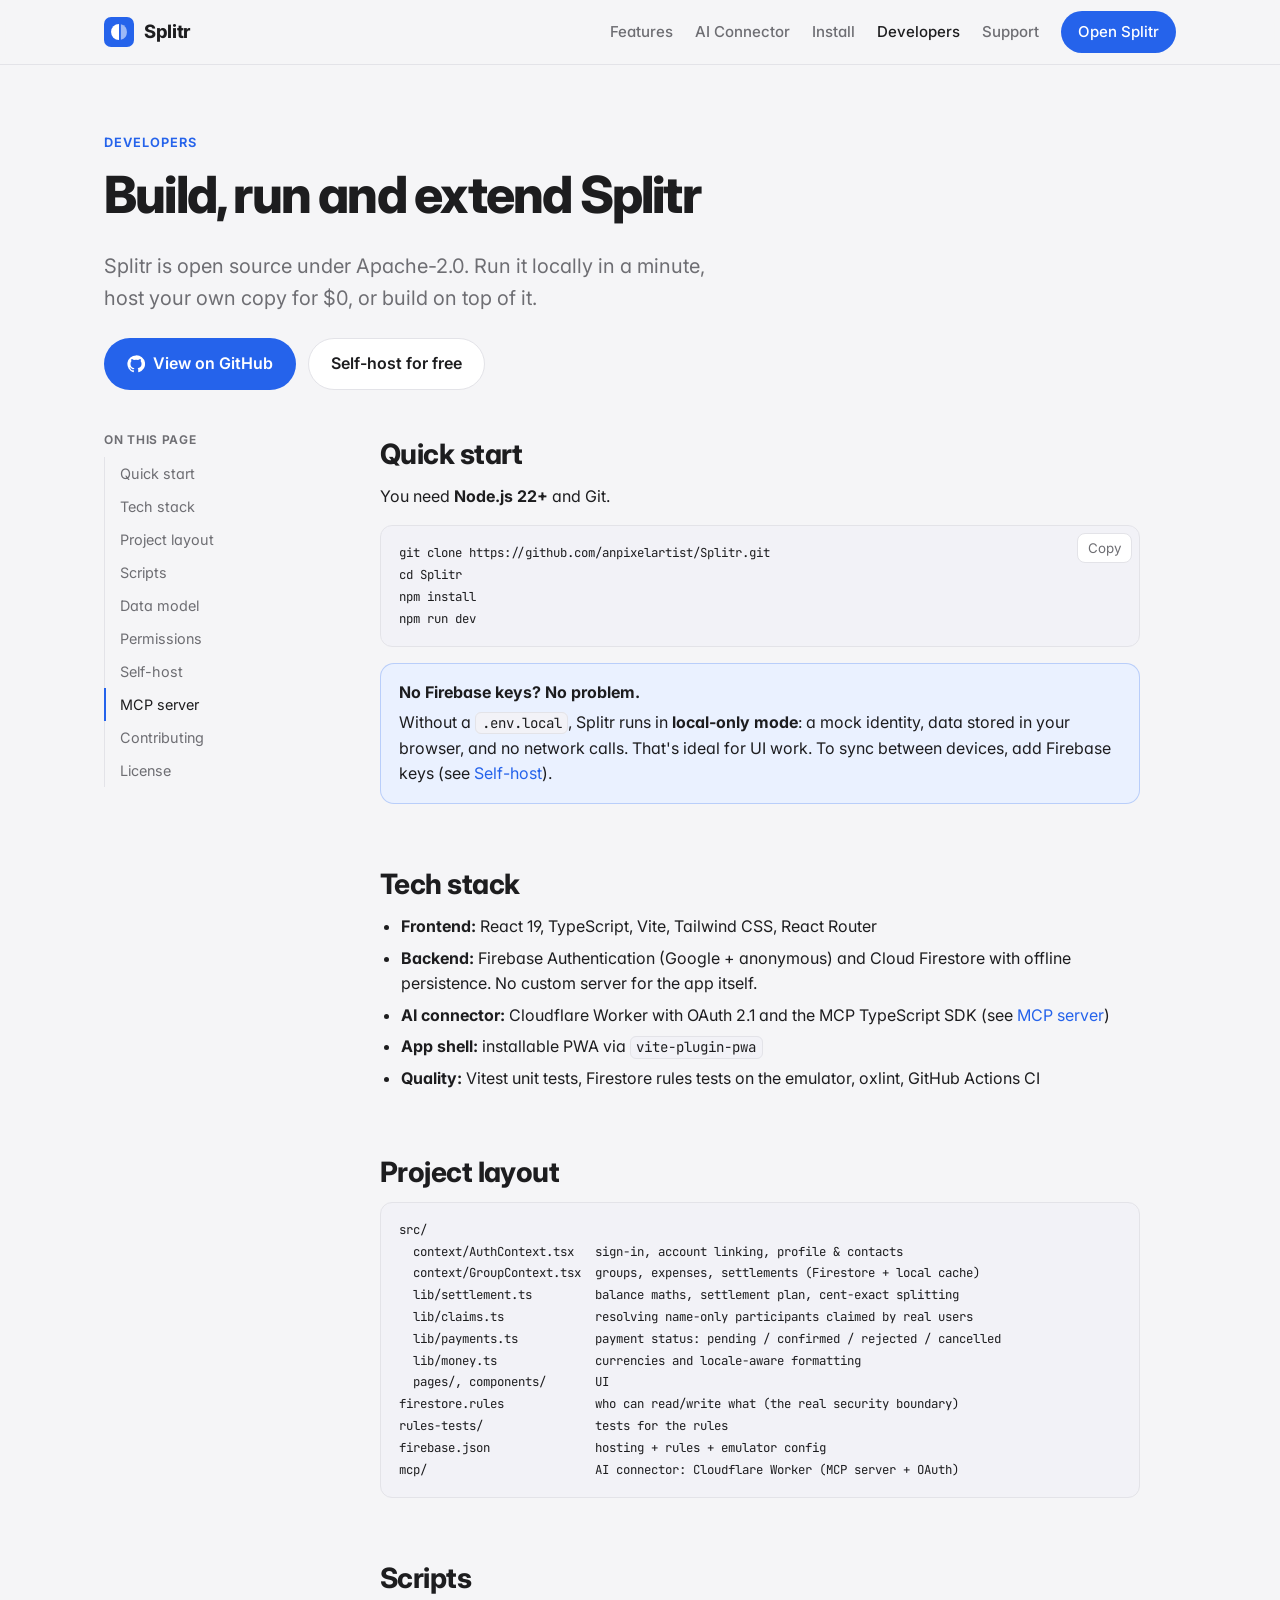
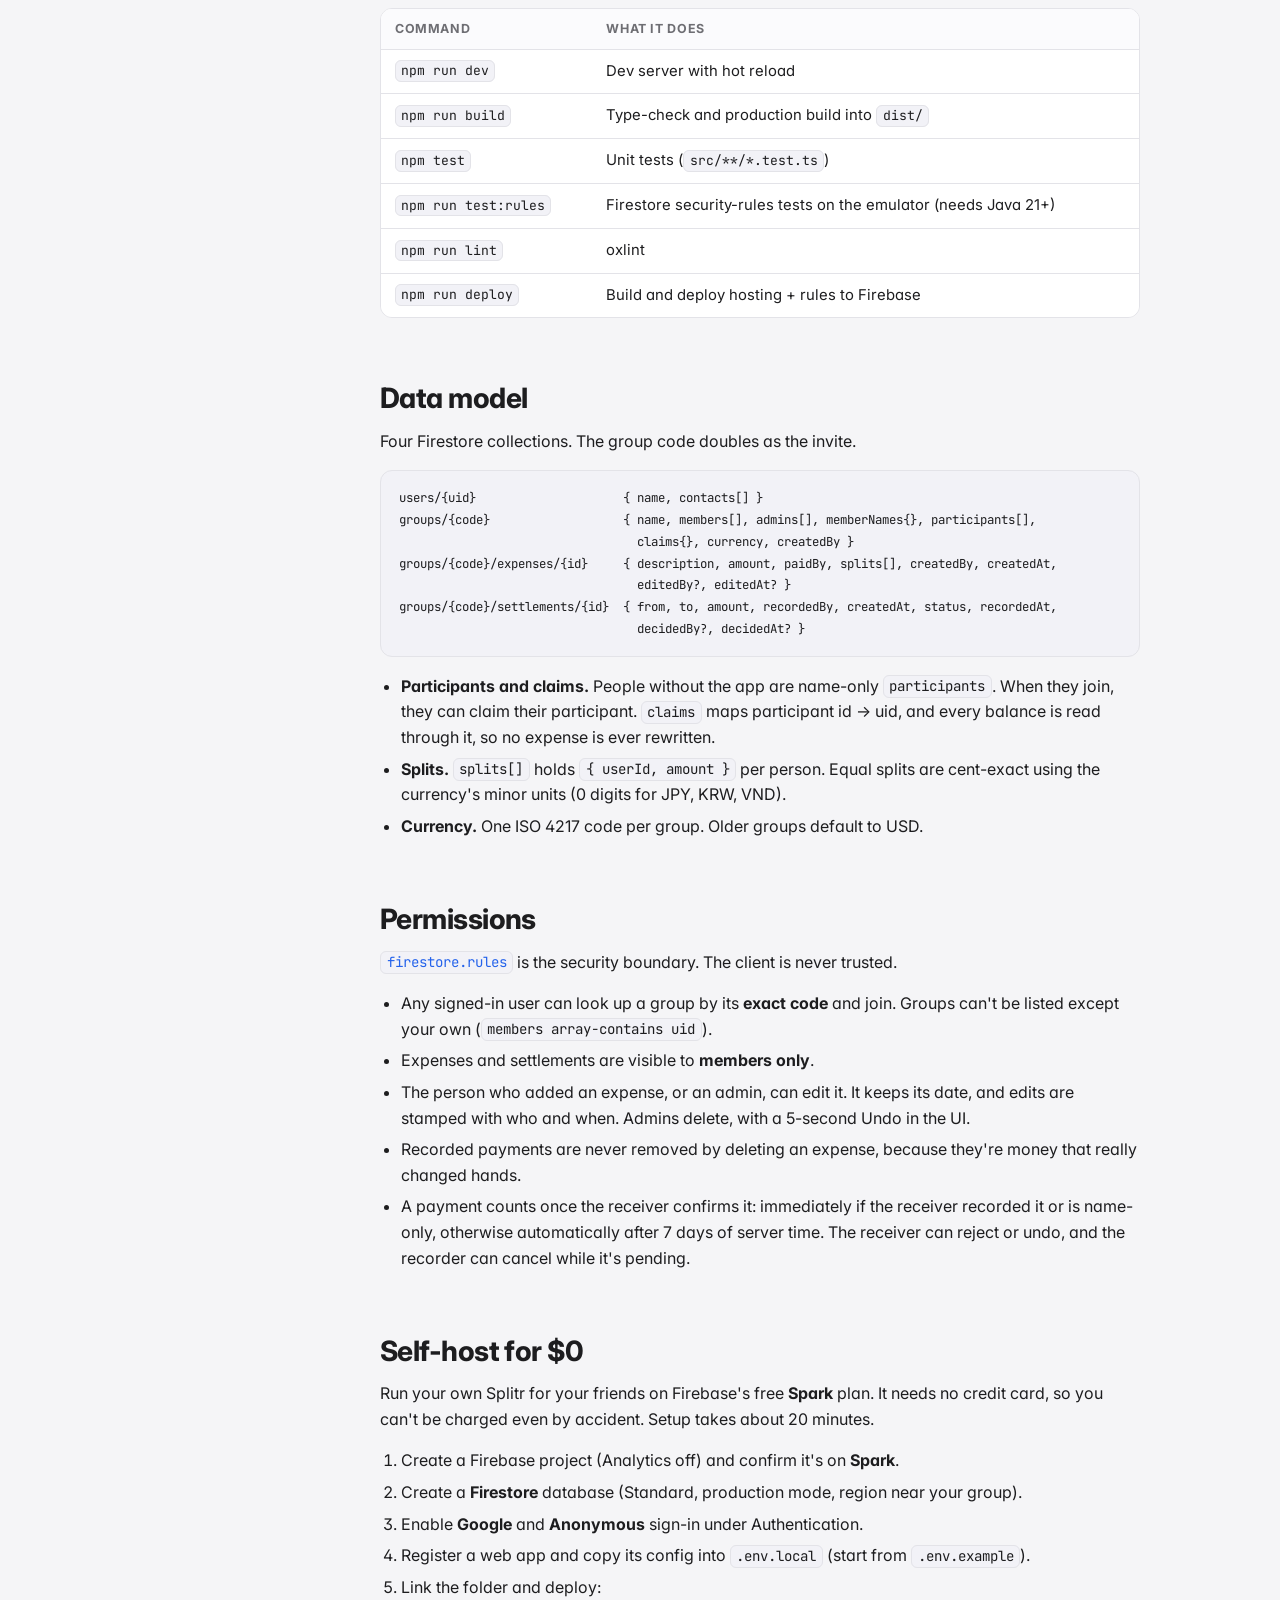
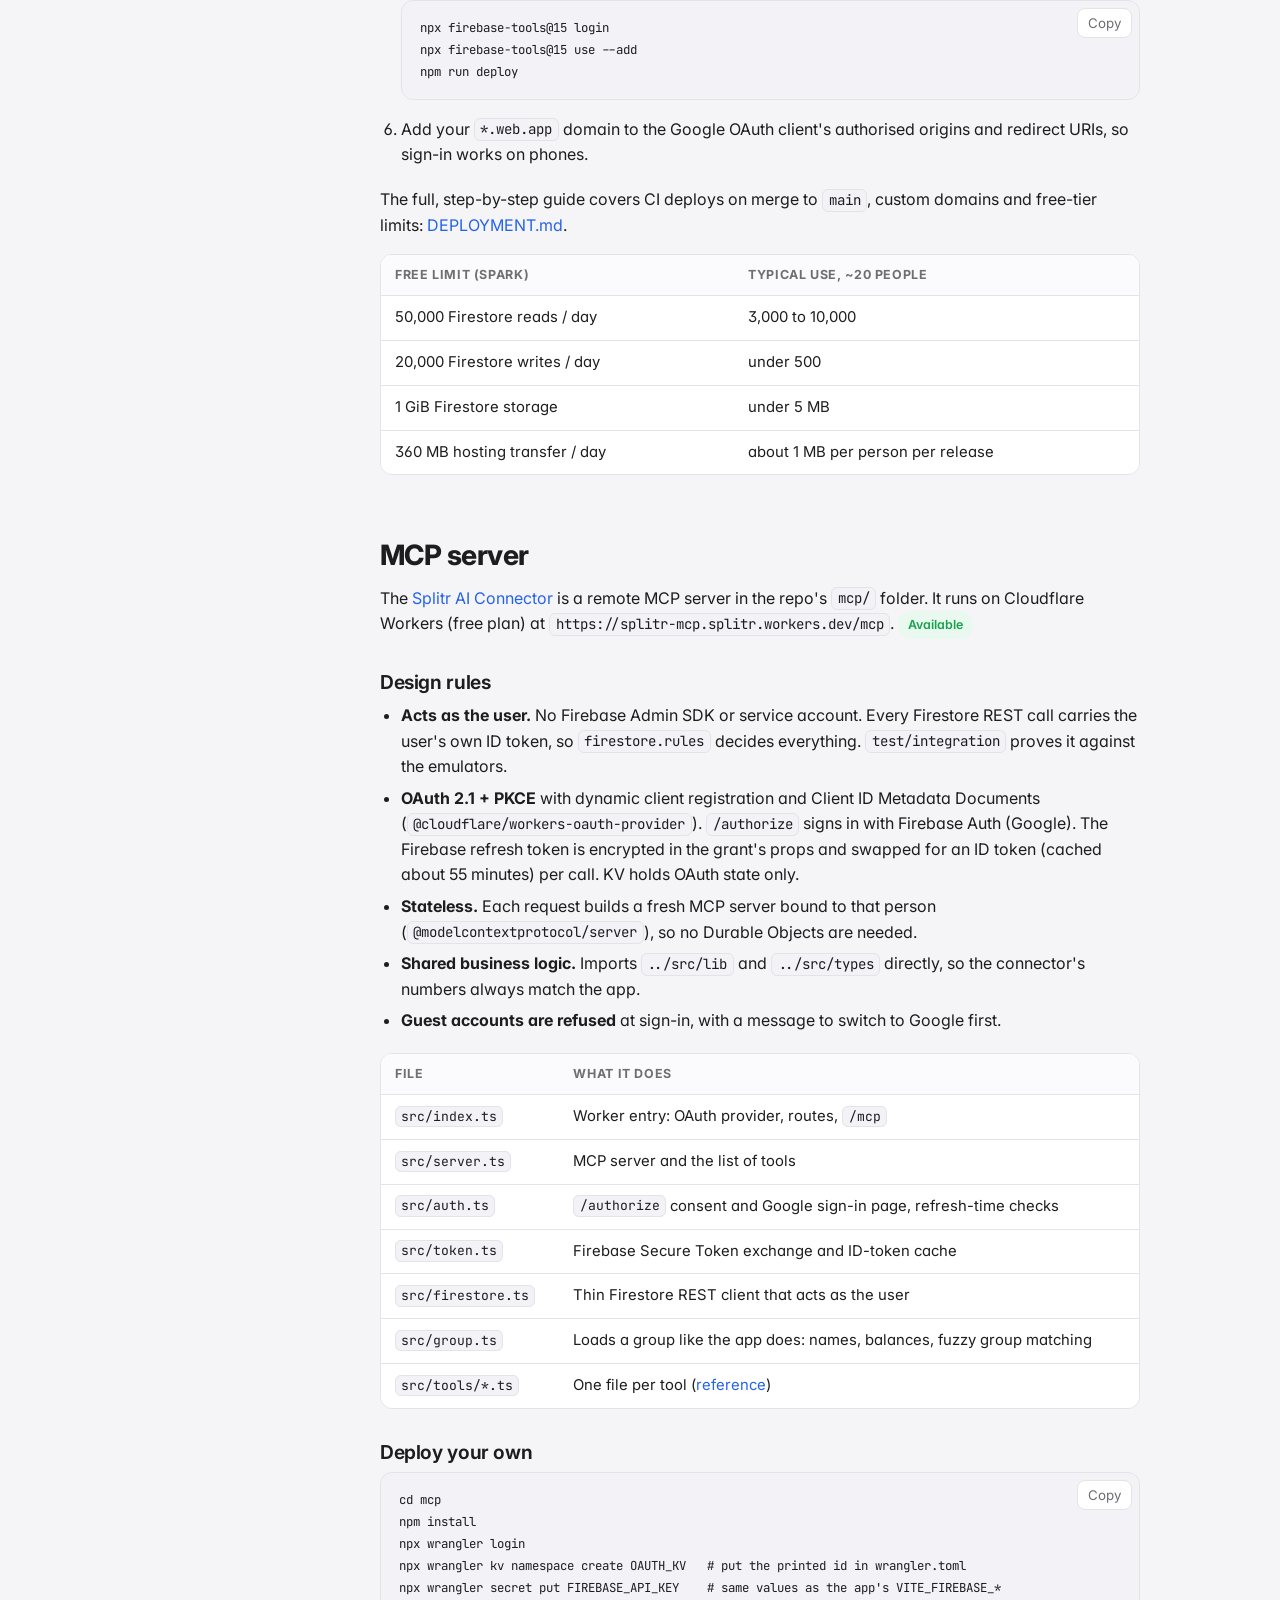
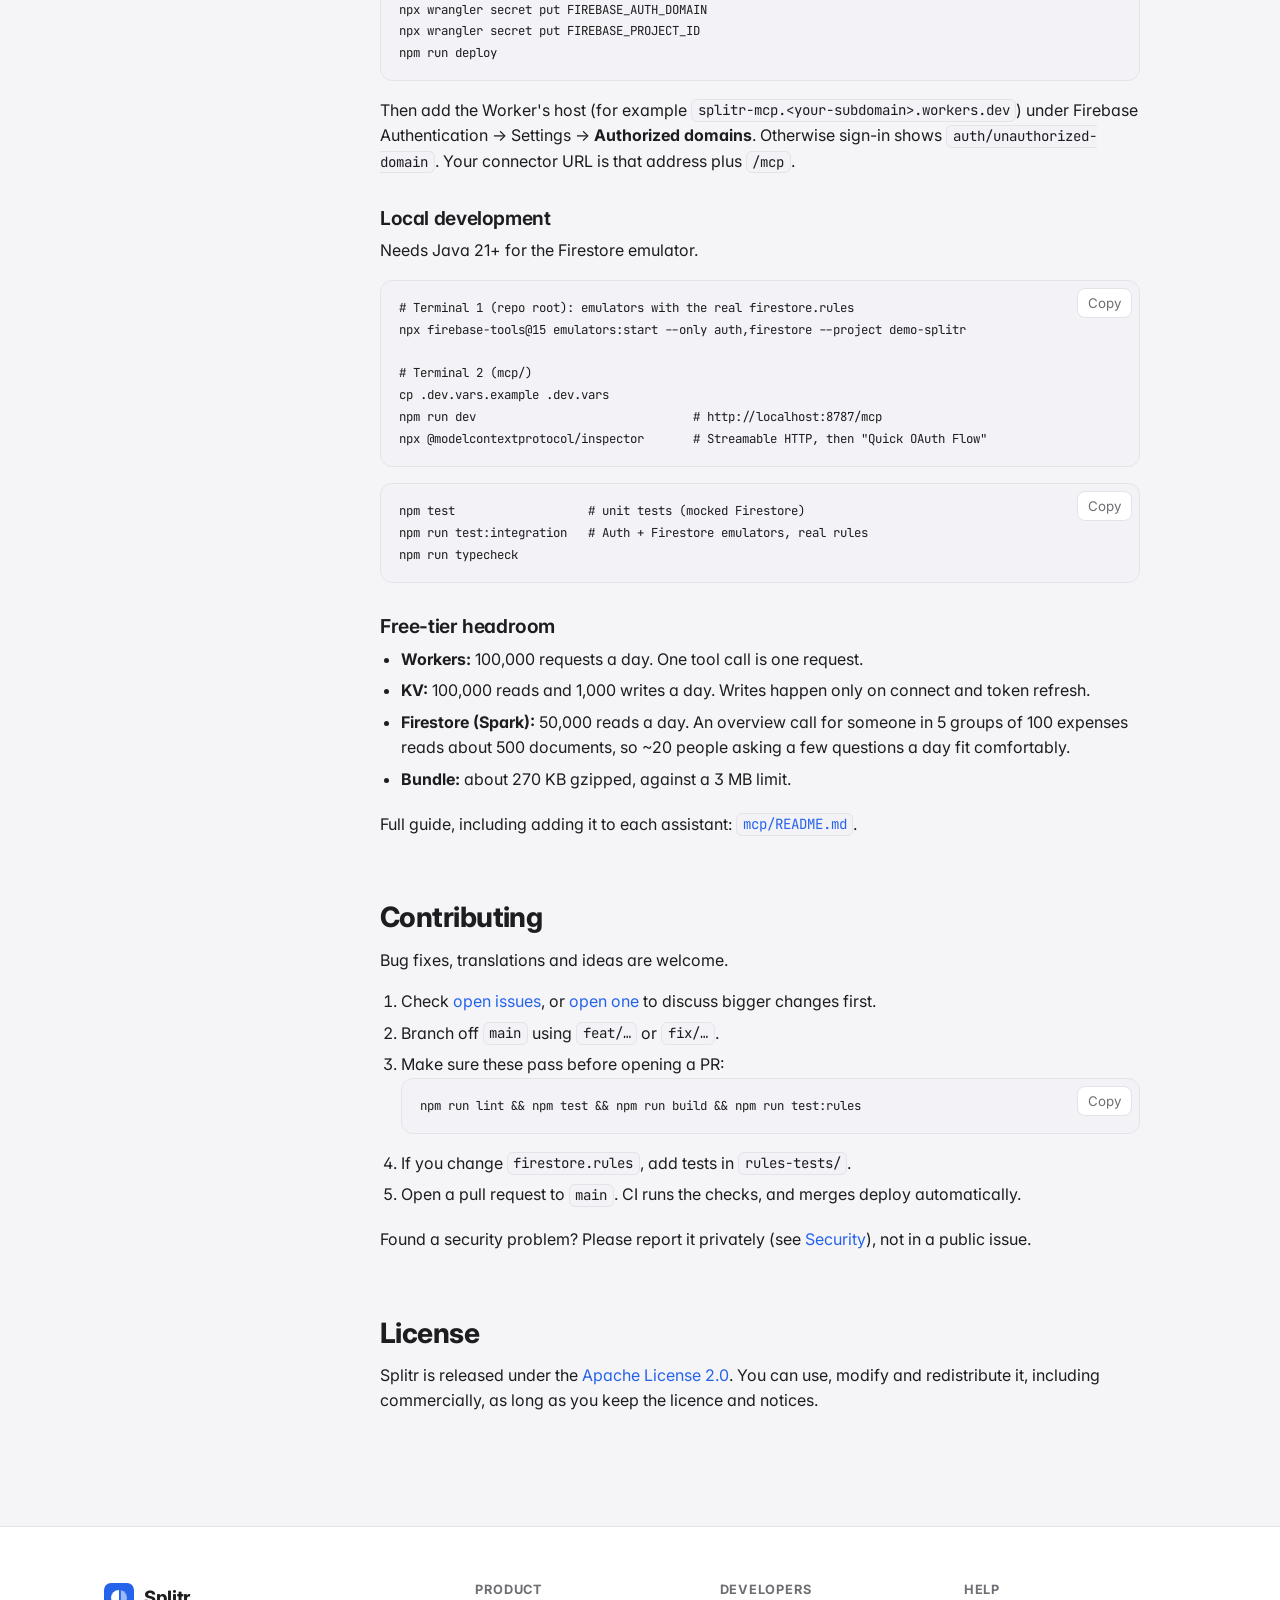
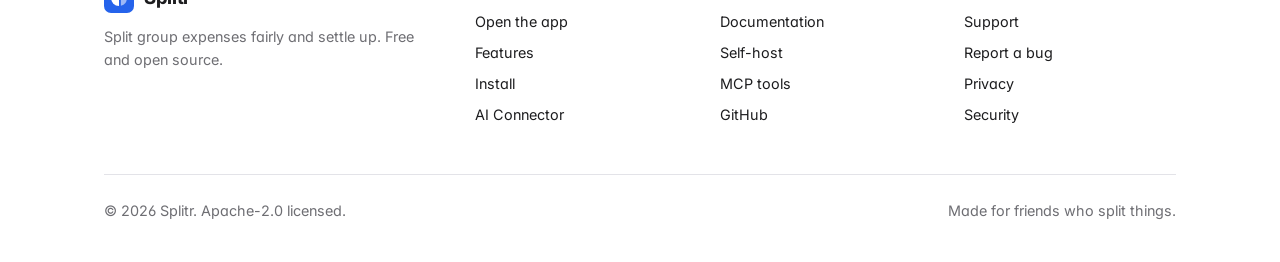
<file: developers.html>
<!doctype html>
<html lang="en">
<head>
  <meta charset="utf-8">
  <meta name="viewport" content="width=device-width, initial-scale=1">
  <title>Splitr Developer Docs</title>
  <meta name="description" content="Run Splitr locally, self-host it for free on Firebase, understand its data model and security rules, and build on the Splitr MCP server.">
  <meta name="theme-color" content="#f5f5f7" media="(prefers-color-scheme: light)">
  <meta name="theme-color" content="#000000" media="(prefers-color-scheme: dark)">
  <link rel="icon" type="image/svg+xml" href="assets/logo.svg">
  <link rel="preconnect" href="https://fonts.googleapis.com">
  <link rel="preconnect" href="https://fonts.gstatic.com" crossorigin>
  <link href="https://fonts.googleapis.com/css2?family=Inter:wght@400;500;600;700;800&family=JetBrains+Mono:wght@500&display=swap" rel="stylesheet">
  <link rel="stylesheet" href="assets/css/site.css">
</head>
<body>

<header class="site-header">
  <nav class="container nav" aria-label="Main">
    <a class="brand" href="index.html"><img src="assets/logo.svg" alt="" width="30" height="30">Splitr</a>
    <button class="nav-toggle" aria-label="Menu" aria-expanded="false" aria-controls="nav-links">
      <svg width="24" height="24" viewBox="0 0 24 24" fill="none" stroke="currentColor" stroke-width="2" stroke-linecap="round"><path d="M4 7h16M4 12h16M4 17h16"/></svg>
    </button>
    <div class="nav-links" id="nav-links">
      <a href="index.html#features">Features</a>
      <a href="connector.html">AI Connector</a>
      <a href="index.html#install">Install</a>
      <a href="developers.html" aria-current="page">Developers</a>
      <a href="support.html">Support</a>
      <a class="btn btn-primary btn-sm" data-link="app" href="https://splitr-bills.web.app">Open Splitr</a>
    </div>
  </nav>
</header>

<main>
  <div class="container page-hero">
    <span class="eyebrow">Developers</span>
    <h1 style="font-size:clamp(2rem,5vw,3.2rem)">Build, run and extend Splitr</h1>
    <p class="lead">Splitr is open source under Apache-2.0. Run it locally in a minute, host your own copy for $0, or build on top of it.</p>
    <div class="btn-row" style="margin-top:24px">
      <a class="btn btn-primary" data-link="repo" href="https://github.com/anpixelartist/Splitr">
        <svg width="18" height="18" viewBox="0 0 24 24" fill="currentColor" aria-hidden="true"><path d="M12 .5a11.5 11.5 0 0 0-3.64 22.41c.58.1.79-.25.79-.56v-2c-3.2.7-3.88-1.37-3.88-1.37-.52-1.33-1.28-1.69-1.28-1.69-1.05-.71.08-.7.08-.7 1.16.08 1.77 1.19 1.77 1.19 1.03 1.77 2.7 1.26 3.36.96.1-.75.4-1.26.73-1.55-2.55-.29-5.24-1.28-5.24-5.68 0-1.26.45-2.28 1.19-3.09-.12-.29-.52-1.46.11-3.04 0 0 .97-.31 3.17 1.18a11 11 0 0 1 5.77 0c2.2-1.49 3.17-1.18 3.17-1.18.63 1.58.23 2.75.11 3.04.74.81 1.19 1.83 1.19 3.09 0 4.41-2.69 5.38-5.25 5.67.41.36.78 1.06.78 2.14v3.17c0 .31.21.67.8.56A11.5 11.5 0 0 0 12 .5z"/></svg>
        View on GitHub
      </a>
      <a class="btn btn-secondary" href="#self-host">Self-host for free</a>
    </div>
  </div>

  <div class="container docs">
    <nav class="toc" aria-label="On this page">
      <p>On this page</p>
      <ul>
        <li><a href="#quick-start">Quick start</a></li>
        <li><a href="#stack">Tech stack</a></li>
        <li><a href="#layout">Project layout</a></li>
        <li><a href="#scripts">Scripts</a></li>
        <li><a href="#data-model">Data model</a></li>
        <li><a href="#permissions">Permissions</a></li>
        <li><a href="#self-host">Self-host</a></li>
        <li><a href="#mcp">MCP server</a></li>
        <li><a href="#contributing">Contributing</a></li>
        <li><a href="#license">License</a></li>
      </ul>
    </nav>

    <article class="prose">
      <h2 id="quick-start">Quick start</h2>
      <p>You need <b>Node.js 22+</b> and Git.</p>
      <pre data-copy><code>git clone https://github.com/anpixelartist/Splitr.git
cd Splitr
npm install
npm run dev</code></pre>
      <div class="callout info">
        <strong>No Firebase keys? No problem.</strong>
        <p>Without a <code>.env.local</code>, Splitr runs in <b>local-only mode</b>: a mock identity, data stored in your browser, and no network calls. That's ideal for UI work. To sync between devices, add Firebase keys (see <a href="#self-host">Self-host</a>).</p>
      </div>

      <h2 id="stack">Tech stack</h2>
      <ul>
        <li><b>Frontend:</b> React 19, TypeScript, Vite, Tailwind CSS, React Router</li>
        <li><b>Backend:</b> Firebase Authentication (Google + anonymous) and Cloud Firestore with offline persistence. No custom server for the app itself.</li>
        <li><b>AI connector:</b> Cloudflare Worker with OAuth 2.1 and the MCP TypeScript SDK (see <a href="#mcp">MCP server</a>)</li>
        <li><b>App shell:</b> installable PWA via <code>vite-plugin-pwa</code></li>
        <li><b>Quality:</b> Vitest unit tests, Firestore rules tests on the emulator, oxlint, GitHub Actions CI</li>
      </ul>

      <h2 id="layout">Project layout</h2>
      <pre><code>src/
  context/AuthContext.tsx   sign-in, account linking, profile &amp; contacts
  context/GroupContext.tsx  groups, expenses, settlements (Firestore + local cache)
  lib/settlement.ts         balance maths, settlement plan, cent-exact splitting
  lib/claims.ts             resolving name-only participants claimed by real users
  lib/payments.ts           payment status: pending / confirmed / rejected / cancelled
  lib/money.ts              currencies and locale-aware formatting
  pages/, components/       UI
firestore.rules             who can read/write what (the real security boundary)
rules-tests/                tests for the rules
firebase.json               hosting + rules + emulator config
mcp/                        AI connector: Cloudflare Worker (MCP server + OAuth)</code></pre>

      <h2 id="scripts">Scripts</h2>
      <div class="table-wrap">
        <table>
          <thead><tr><th>Command</th><th>What it does</th></tr></thead>
          <tbody>
            <tr><td><code>npm run dev</code></td><td>Dev server with hot reload</td></tr>
            <tr><td><code>npm run build</code></td><td>Type-check and production build into <code>dist/</code></td></tr>
            <tr><td><code>npm test</code></td><td>Unit tests (<code>src/**/*.test.ts</code>)</td></tr>
            <tr><td><code>npm run test:rules</code></td><td>Firestore security-rules tests on the emulator (needs Java 21+)</td></tr>
            <tr><td><code>npm run lint</code></td><td>oxlint</td></tr>
            <tr><td><code>npm run deploy</code></td><td>Build and deploy hosting + rules to Firebase</td></tr>
          </tbody>
        </table>
      </div>

      <h2 id="data-model">Data model</h2>
      <p>Four Firestore collections. The group code doubles as the invite.</p>
      <pre><code>users/{uid}                     { name, contacts[] }
groups/{code}                   { name, members[], admins[], memberNames{}, participants[],
                                  claims{}, currency, createdBy }
groups/{code}/expenses/{id}     { description, amount, paidBy, splits[], createdBy, createdAt,
                                  editedBy?, editedAt? }
groups/{code}/settlements/{id}  { from, to, amount, recordedBy, createdAt, status, recordedAt,
                                  decidedBy?, decidedAt? }</code></pre>
      <ul>
        <li><b>Participants and claims.</b> People without the app are name-only <code>participants</code>. When they join, they can claim their participant. <code>claims</code> maps participant id → uid, and every balance is read through it, so no expense is ever rewritten.</li>
        <li><b>Splits.</b> <code>splits[]</code> holds <code>{ userId, amount }</code> per person. Equal splits are cent-exact using the currency's minor units (0 digits for JPY, KRW, VND).</li>
        <li><b>Currency.</b> One ISO 4217 code per group. Older groups default to USD.</li>
      </ul>

      <h2 id="permissions">Permissions</h2>
      <p><a data-link="rules" href="https://github.com/anpixelartist/Splitr/blob/main/firestore.rules"><code>firestore.rules</code></a> is the security boundary. The client is never trusted.</p>
      <ul>
        <li>Any signed-in user can look up a group by its <b>exact code</b> and join. Groups can't be listed except your own (<code>members array-contains uid</code>).</li>
        <li>Expenses and settlements are visible to <b>members only</b>.</li>
        <li>The person who added an expense, or an admin, can edit it. It keeps its date, and edits are stamped with who and when. Admins delete, with a 5-second Undo in the UI.</li>
        <li>Recorded payments are never removed by deleting an expense, because they're money that really changed hands.</li>
        <li>A payment counts once the receiver confirms it: immediately if the receiver recorded it or is name-only, otherwise automatically after 7 days of server time. The receiver can reject or undo, and the recorder can cancel while it's pending.</li>
      </ul>

      <h2 id="self-host">Self-host for $0</h2>
      <p>Run your own Splitr for your friends on Firebase's free <b>Spark</b> plan. It needs no credit card, so you can't be charged even by accident. Setup takes about 20 minutes.</p>
      <ol>
        <li>Create a Firebase project (Analytics off) and confirm it's on <b>Spark</b>.</li>
        <li>Create a <b>Firestore</b> database (Standard, production mode, region near your group).</li>
        <li>Enable <b>Google</b> and <b>Anonymous</b> sign-in under Authentication.</li>
        <li>Register a web app and copy its config into <code>.env.local</code> (start from <code>.env.example</code>).</li>
        <li>Link the folder and deploy:
          <pre data-copy><code>npx firebase-tools@15 login
npx firebase-tools@15 use --add
npm run deploy</code></pre></li>
        <li>Add your <code>*.web.app</code> domain to the Google OAuth client's authorised origins and redirect URIs, so sign-in works on phones.</li>
      </ol>
      <p>The full, step-by-step guide covers CI deploys on merge to <code>main</code>, custom domains and free-tier limits: <a data-link="deployment" href="https://github.com/anpixelartist/Splitr/blob/main/DEPLOYMENT.md">DEPLOYMENT.md</a>.</p>
      <div class="table-wrap">
        <table>
          <thead><tr><th>Free limit (Spark)</th><th>Typical use, ~20 people</th></tr></thead>
          <tbody>
            <tr><td>50,000 Firestore reads / day</td><td>3,000 to 10,000</td></tr>
            <tr><td>20,000 Firestore writes / day</td><td>under 500</td></tr>
            <tr><td>1 GiB Firestore storage</td><td>under 5 MB</td></tr>
            <tr><td>360 MB hosting transfer / day</td><td>about 1 MB per person per release</td></tr>
          </tbody>
        </table>
      </div>

      <h2 id="mcp">MCP server</h2>
      <p>The <a href="connector.html">Splitr AI Connector</a> is a remote MCP server in the repo's <code>mcp/</code> folder. It runs on Cloudflare Workers (free plan) at <code>https://splitr-mcp.splitr.workers.dev/mcp</code>. <span class="pill green" data-connector-status>Available</span></p>
      <h3>Design rules</h3>
      <ul>
        <li><b>Acts as the user.</b> No Firebase Admin SDK or service account. Every Firestore REST call carries the user's own ID token, so <code>firestore.rules</code> decides everything. <code>test/integration</code> proves it against the emulators.</li>
        <li><b>OAuth 2.1 + PKCE</b> with dynamic client registration and Client ID Metadata Documents (<code>@cloudflare/workers-oauth-provider</code>). <code>/authorize</code> signs in with Firebase Auth (Google). The Firebase refresh token is encrypted in the grant's props and swapped for an ID token (cached about 55 minutes) per call. KV holds OAuth state only.</li>
        <li><b>Stateless.</b> Each request builds a fresh MCP server bound to that person (<code>@modelcontextprotocol/server</code>), so no Durable Objects are needed.</li>
        <li><b>Shared business logic.</b> Imports <code>../src/lib</code> and <code>../src/types</code> directly, so the connector's numbers always match the app.</li>
        <li><b>Guest accounts are refused</b> at sign-in, with a message to switch to Google first.</li>
      </ul>
      <div class="table-wrap">
        <table>
          <thead><tr><th>File</th><th>What it does</th></tr></thead>
          <tbody>
            <tr><td><code>src/index.ts</code></td><td>Worker entry: OAuth provider, routes, <code>/mcp</code></td></tr>
            <tr><td><code>src/server.ts</code></td><td>MCP server and the list of tools</td></tr>
            <tr><td><code>src/auth.ts</code></td><td><code>/authorize</code> consent and Google sign-in page, refresh-time checks</td></tr>
            <tr><td><code>src/token.ts</code></td><td>Firebase Secure Token exchange and ID-token cache</td></tr>
            <tr><td><code>src/firestore.ts</code></td><td>Thin Firestore REST client that acts as the user</td></tr>
            <tr><td><code>src/group.ts</code></td><td>Loads a group like the app does: names, balances, fuzzy group matching</td></tr>
            <tr><td><code>src/tools/*.ts</code></td><td>One file per tool (<a href="connector.html#tools">reference</a>)</td></tr>
          </tbody>
        </table>
      </div>
      <h3>Deploy your own</h3>
      <pre data-copy><code>cd mcp
npm install
npx wrangler login
npx wrangler kv namespace create OAUTH_KV   # put the printed id in wrangler.toml
npx wrangler secret put FIREBASE_API_KEY    # same values as the app's VITE_FIREBASE_*
npx wrangler secret put FIREBASE_AUTH_DOMAIN
npx wrangler secret put FIREBASE_PROJECT_ID
npm run deploy</code></pre>
      <p>Then add the Worker's host (for example <code>splitr-mcp.&lt;your-subdomain&gt;.workers.dev</code>) under Firebase Authentication → Settings → <b>Authorized domains</b>. Otherwise sign-in shows <code>auth/unauthorized-domain</code>. Your connector URL is that address plus <code>/mcp</code>.</p>
      <h3>Local development</h3>
      <p>Needs Java 21+ for the Firestore emulator.</p>
      <pre data-copy><code># Terminal 1 (repo root): emulators with the real firestore.rules
npx firebase-tools@15 emulators:start --only auth,firestore --project demo-splitr

# Terminal 2 (mcp/)
cp .dev.vars.example .dev.vars
npm run dev                               # http://localhost:8787/mcp
npx @modelcontextprotocol/inspector       # Streamable HTTP, then "Quick OAuth Flow"</code></pre>
      <pre data-copy><code>npm test                   # unit tests (mocked Firestore)
npm run test:integration   # Auth + Firestore emulators, real rules
npm run typecheck</code></pre>
      <h3>Free-tier headroom</h3>
      <ul>
        <li><b>Workers:</b> 100,000 requests a day. One tool call is one request.</li>
        <li><b>KV:</b> 100,000 reads and 1,000 writes a day. Writes happen only on connect and token refresh.</li>
        <li><b>Firestore (Spark):</b> 50,000 reads a day. An overview call for someone in 5 groups of 100 expenses reads about 500 documents, so ~20 people asking a few questions a day fit comfortably.</li>
        <li><b>Bundle:</b> about 270 KB gzipped, against a 3 MB limit.</li>
      </ul>
      <p>Full guide, including adding it to each assistant: <a data-link="mcpReadme" href="https://github.com/anpixelartist/Splitr/blob/main/mcp/README.md"><code>mcp/README.md</code></a>.</p>

      <h2 id="contributing">Contributing</h2>
      <p>Bug fixes, translations and ideas are welcome.</p>
      <ol>
        <li>Check <a data-link="repo" href="https://github.com/anpixelartist/Splitr">open issues</a>, or <a data-link="feature" href="https://github.com/anpixelartist/Splitr/issues/new">open one</a> to discuss bigger changes first.</li>
        <li>Branch off <code>main</code> using <code>feat/…</code> or <code>fix/…</code>.</li>
        <li>Make sure these pass before opening a PR:
          <pre data-copy><code>npm run lint &amp;&amp; npm test &amp;&amp; npm run build &amp;&amp; npm run test:rules</code></pre></li>
        <li>If you change <code>firestore.rules</code>, add tests in <code>rules-tests/</code>.</li>
        <li>Open a pull request to <code>main</code>. CI runs the checks, and merges deploy automatically.</li>
      </ol>
      <p>Found a security problem? Please report it privately (see <a href="support.html#security">Security</a>), not in a public issue.</p>

      <h2 id="license">License</h2>
      <p>Splitr is released under the <a data-link="license" href="https://github.com/anpixelartist/Splitr/blob/main/LICENSE">Apache License 2.0</a>. You can use, modify and redistribute it, including commercially, as long as you keep the licence and notices.</p>
    </article>
  </div>
</main>

<footer class="site-footer">
  <div class="container">
    <div class="footer-grid">
      <div>
        <a class="brand" href="index.html"><img src="assets/logo.svg" alt="" width="30" height="30">Splitr</a>
        <p class="muted" style="margin-top:12px;max-width:320px">Split group expenses fairly and settle up. Free and open source.</p>
      </div>
      <div>
        <h4>Product</h4>
        <ul>
          <li><a data-link="app" href="https://splitr-bills.web.app">Open the app</a></li>
          <li><a href="index.html#features">Features</a></li>
          <li><a href="index.html#install">Install</a></li>
          <li><a href="connector.html">AI Connector</a></li>
        </ul>
      </div>
      <div>
        <h4>Developers</h4>
        <ul>
          <li><a href="developers.html">Documentation</a></li>
          <li><a href="developers.html#self-host">Self-host</a></li>
          <li><a href="connector.html#tools">MCP tools</a></li>
          <li><a data-link="repo" href="https://github.com/anpixelartist/Splitr">GitHub</a></li>
        </ul>
      </div>
      <div>
        <h4>Help</h4>
        <ul>
          <li><a href="support.html">Support</a></li>
          <li><a data-link="bug" href="https://github.com/anpixelartist/Splitr/issues/new">Report a bug</a></li>
          <li><a href="privacy.html">Privacy</a></li>
          <li><a href="support.html#security">Security</a></li>
        </ul>
      </div>
    </div>
    <div class="footer-bottom">
      <span>© <span data-year>2026</span> Splitr. Apache-2.0 licensed.</span>
      <span>Made for friends who split things.</span>
    </div>
  </div>
</footer>

<script src="assets/js/site.js"></script>
</body>
</html>
</file>
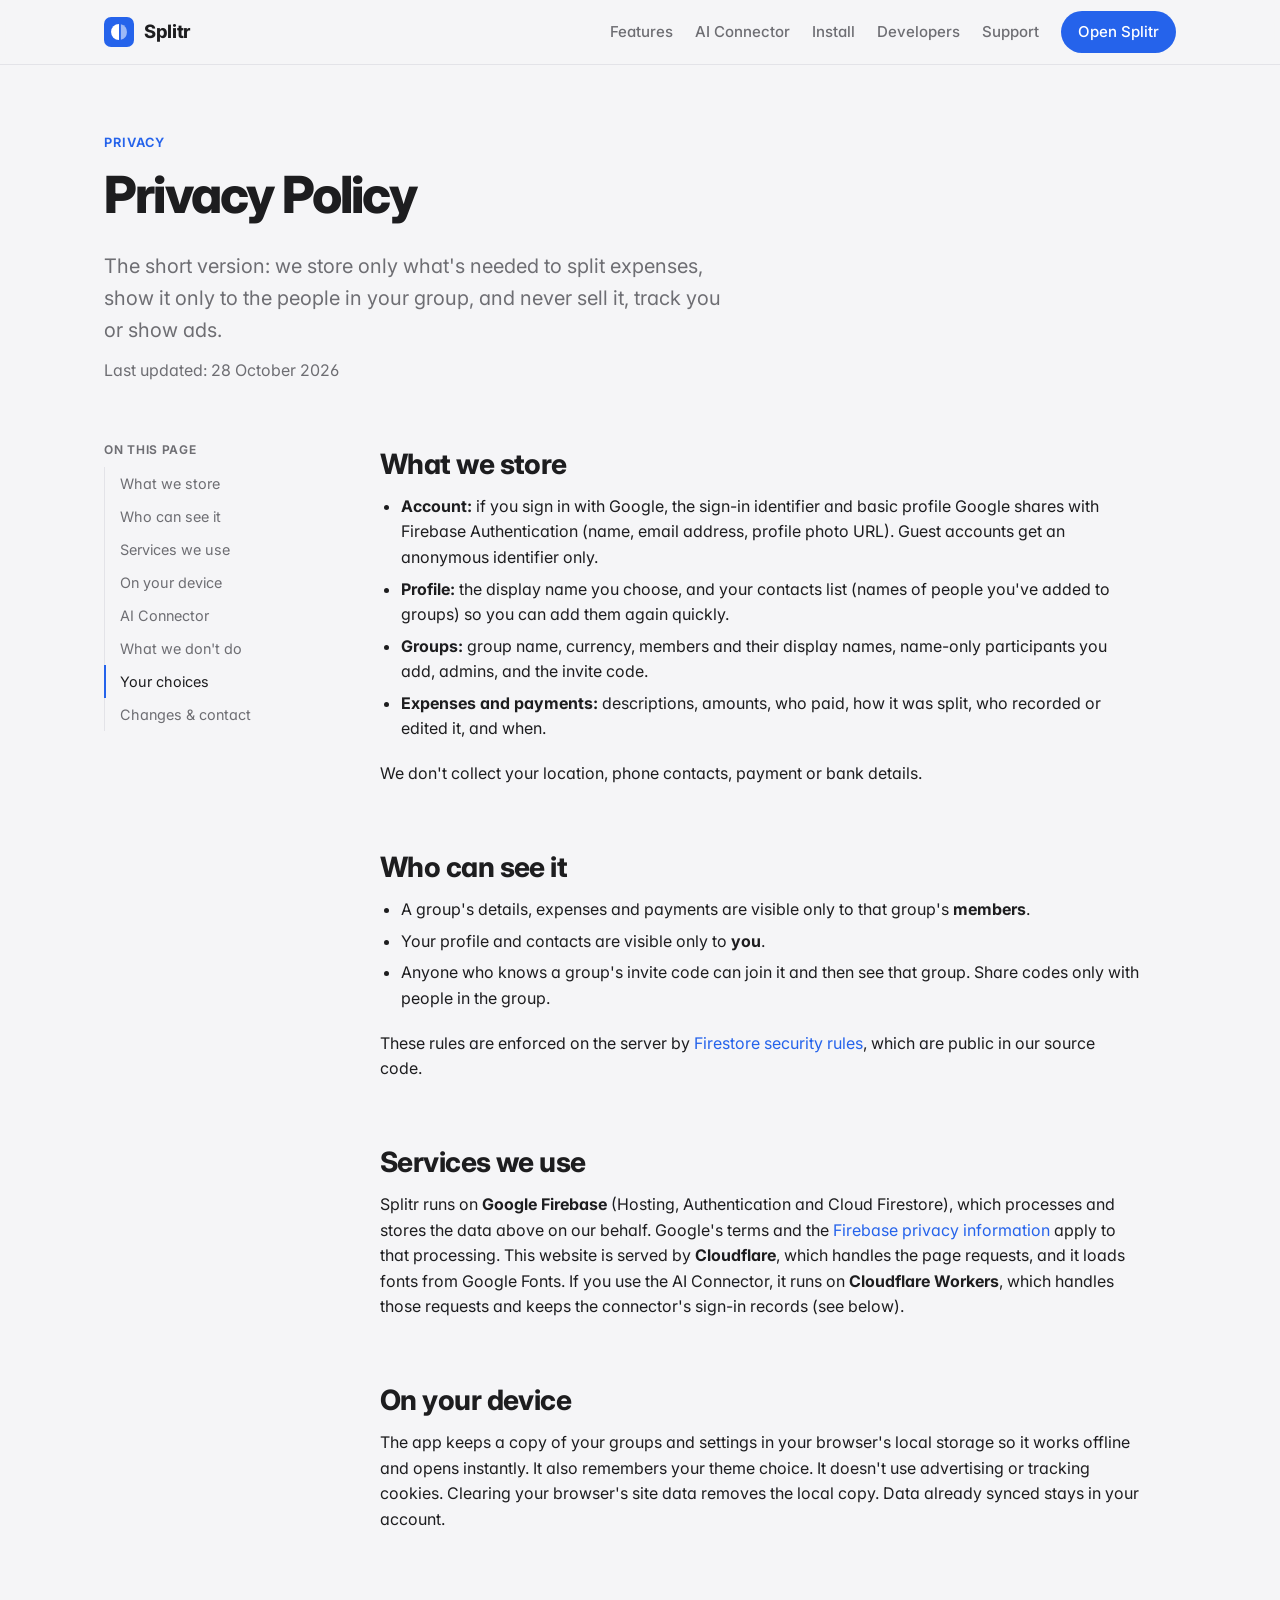
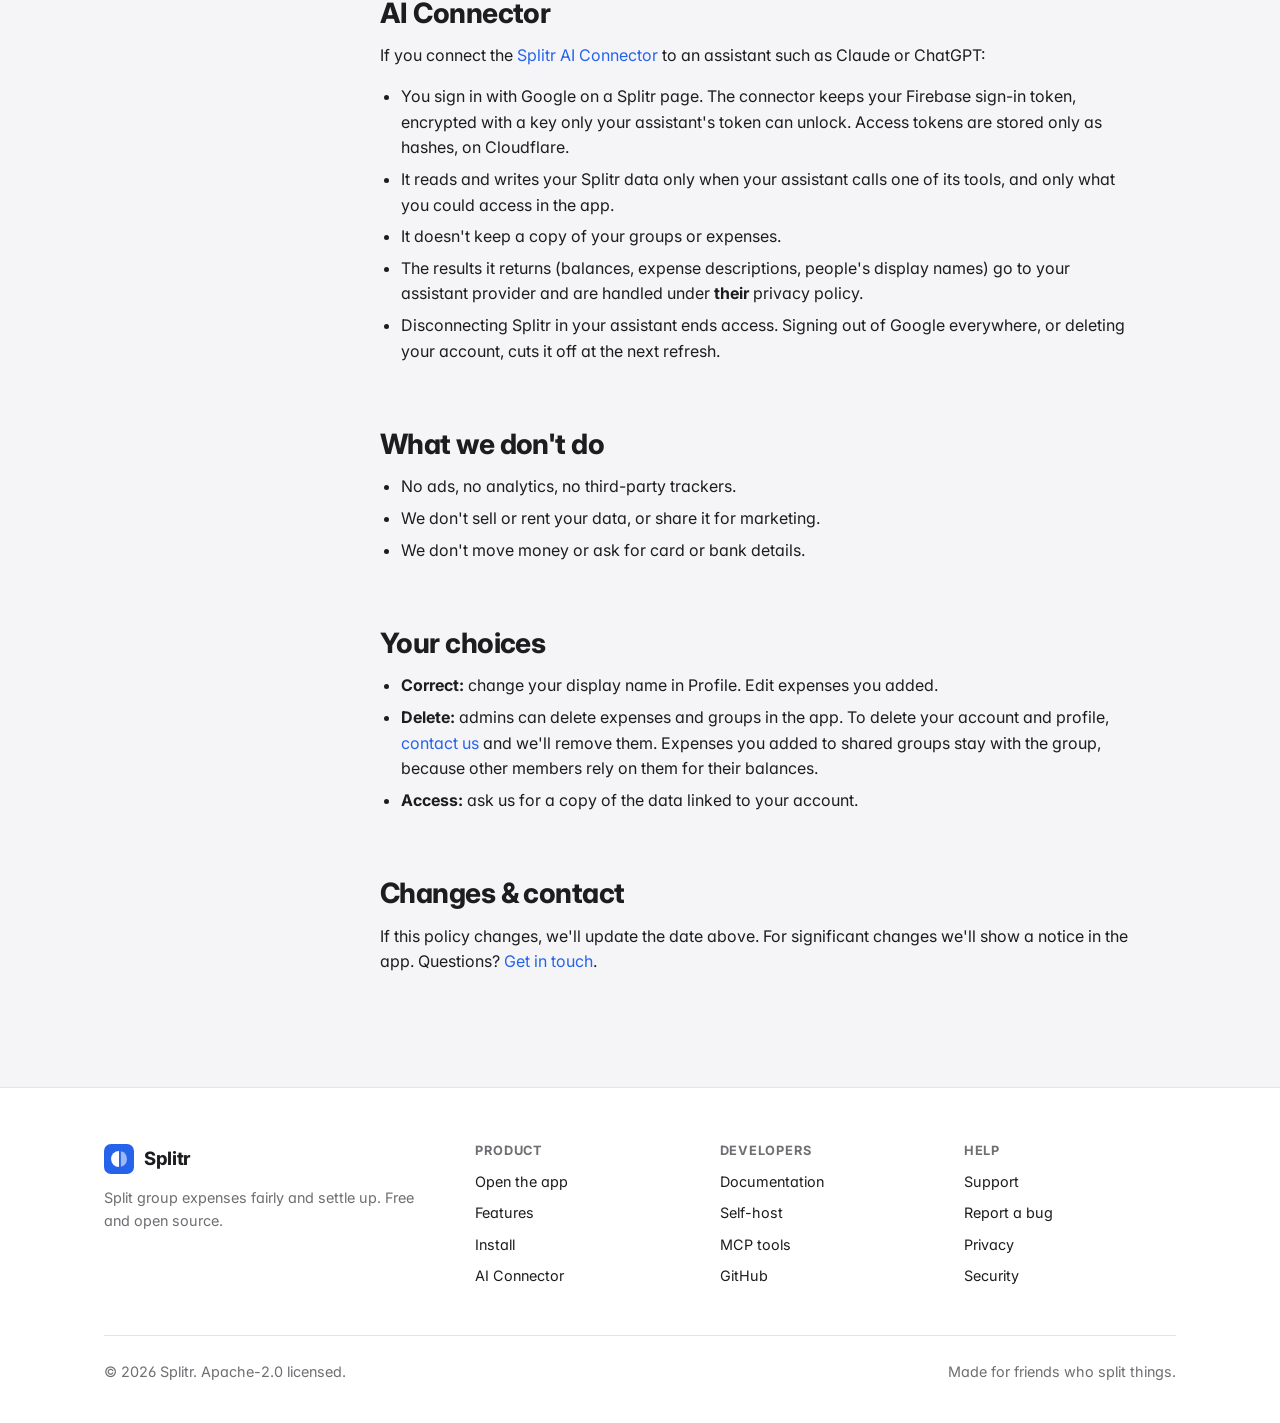
<file: privacy.html>
<!doctype html>
<html lang="en">
<head>
  <meta charset="utf-8">
  <meta name="viewport" content="width=device-width, initial-scale=1">
  <title>Splitr Privacy Policy</title>
  <meta name="description" content="What Splitr stores, who can see it, and how to have it deleted.">
  <meta name="theme-color" content="#f5f5f7" media="(prefers-color-scheme: light)">
  <meta name="theme-color" content="#000000" media="(prefers-color-scheme: dark)">
  <link rel="icon" type="image/svg+xml" href="assets/logo.svg">
  <link rel="preconnect" href="https://fonts.googleapis.com">
  <link rel="preconnect" href="https://fonts.gstatic.com" crossorigin>
  <link href="https://fonts.googleapis.com/css2?family=Inter:wght@400;500;600;700;800&family=JetBrains+Mono:wght@500&display=swap" rel="stylesheet">
  <link rel="stylesheet" href="assets/css/site.css">
</head>
<body>

<header class="site-header">
  <nav class="container nav" aria-label="Main">
    <a class="brand" href="index.html"><img src="assets/logo.svg" alt="" width="30" height="30">Splitr</a>
    <button class="nav-toggle" aria-label="Menu" aria-expanded="false" aria-controls="nav-links">
      <svg width="24" height="24" viewBox="0 0 24 24" fill="none" stroke="currentColor" stroke-width="2" stroke-linecap="round"><path d="M4 7h16M4 12h16M4 17h16"/></svg>
    </button>
    <div class="nav-links" id="nav-links">
      <a href="index.html#features">Features</a>
      <a href="connector.html">AI Connector</a>
      <a href="index.html#install">Install</a>
      <a href="developers.html">Developers</a>
      <a href="support.html">Support</a>
      <a class="btn btn-primary btn-sm" data-link="app" href="https://splitr-bills.web.app">Open Splitr</a>
    </div>
  </nav>
</header>

<main>
  <div class="container page-hero">
    <span class="eyebrow">Privacy</span>
    <h1 style="font-size:clamp(2rem,5vw,3.2rem)">Privacy Policy</h1>
    <p class="lead">The short version: we store only what's needed to split expenses, show it only to the people in your group, and never sell it, track you or show ads.</p>
    <p class="muted" style="margin-top:12px">Last updated: 28 October 2026</p>
  </div>

  <div class="container docs">
    <nav class="toc" aria-label="On this page">
      <p>On this page</p>
      <ul>
        <li><a href="#what">What we store</a></li>
        <li><a href="#who">Who can see it</a></li>
        <li><a href="#services">Services we use</a></li>
        <li><a href="#device">On your device</a></li>
        <li><a href="#connector">AI Connector</a></li>
        <li><a href="#dont">What we don't do</a></li>
        <li><a href="#your-rights">Your choices</a></li>
        <li><a href="#changes">Changes &amp; contact</a></li>
      </ul>
    </nav>

    <article class="prose">
      <h2 id="what">What we store</h2>
      <ul>
        <li><b>Account:</b> if you sign in with Google, the sign-in identifier and basic profile Google shares with Firebase Authentication (name, email address, profile photo URL). Guest accounts get an anonymous identifier only.</li>
        <li><b>Profile:</b> the display name you choose, and your contacts list (names of people you've added to groups) so you can add them again quickly.</li>
        <li><b>Groups:</b> group name, currency, members and their display names, name-only participants you add, admins, and the invite code.</li>
        <li><b>Expenses and payments:</b> descriptions, amounts, who paid, how it was split, who recorded or edited it, and when.</li>
      </ul>
      <p>We don't collect your location, phone contacts, payment or bank details.</p>

      <h2 id="who">Who can see it</h2>
      <ul>
        <li>A group's details, expenses and payments are visible only to that group's <b>members</b>.</li>
        <li>Your profile and contacts are visible only to <b>you</b>.</li>
        <li>Anyone who knows a group's invite code can join it and then see that group. Share codes only with people in the group.</li>
      </ul>
      <p>These rules are enforced on the server by <a data-link="rules" href="https://github.com/anpixelartist/Splitr/blob/main/firestore.rules">Firestore security rules</a>, which are public in our source code.</p>

      <h2 id="services">Services we use</h2>
      <p>Splitr runs on <b>Google Firebase</b> (Hosting, Authentication and Cloud Firestore), which processes and stores the data above on our behalf. Google's terms and the <a href="https://firebase.google.com/support/privacy" rel="noopener">Firebase privacy information</a> apply to that processing. This website is served by <b>Cloudflare</b>, which handles the page requests, and it loads fonts from Google Fonts. If you use the AI Connector, it runs on <b>Cloudflare Workers</b>, which handles those requests and keeps the connector's sign-in records (see below).</p>

      <h2 id="device">On your device</h2>
      <p>The app keeps a copy of your groups and settings in your browser's local storage so it works offline and opens instantly. It also remembers your theme choice. It doesn't use advertising or tracking cookies. Clearing your browser's site data removes the local copy. Data already synced stays in your account.</p>

      <h2 id="connector">AI Connector</h2>
      <p>If you connect the <a href="connector.html">Splitr AI Connector</a> to an assistant such as Claude or ChatGPT:</p>
      <ul>
        <li>You sign in with Google on a Splitr page. The connector keeps your Firebase sign-in token, encrypted with a key only your assistant's token can unlock. Access tokens are stored only as hashes, on Cloudflare.</li>
        <li>It reads and writes your Splitr data only when your assistant calls one of its tools, and only what you could access in the app.</li>
        <li>It doesn't keep a copy of your groups or expenses.</li>
        <li>The results it returns (balances, expense descriptions, people's display names) go to your assistant provider and are handled under <b>their</b> privacy policy.</li>
        <li>Disconnecting Splitr in your assistant ends access. Signing out of Google everywhere, or deleting your account, cuts it off at the next refresh.</li>
      </ul>

      <h2 id="dont">What we don't do</h2>
      <ul>
        <li>No ads, no analytics, no third-party trackers.</li>
        <li>We don't sell or rent your data, or share it for marketing.</li>
        <li>We don't move money or ask for card or bank details.</li>
      </ul>

      <h2 id="your-rights">Your choices</h2>
      <ul>
        <li><b>Correct:</b> change your display name in Profile. Edit expenses you added.</li>
        <li><b>Delete:</b> admins can delete expenses and groups in the app. To delete your account and profile, <a data-link="question" href="https://github.com/anpixelartist/Splitr/issues/new">contact us</a> and we'll remove them. Expenses you added to shared groups stay with the group, because other members rely on them for their balances.</li>
        <li><b>Access:</b> ask us for a copy of the data linked to your account.</li>
      </ul>

      <h2 id="changes">Changes &amp; contact</h2>
      <p>If this policy changes, we'll update the date above. For significant changes we'll show a notice in the app. Questions? <a data-link="question" href="https://github.com/anpixelartist/Splitr/issues/new">Get in touch</a>.</p>
    </article>
  </div>
</main>

<footer class="site-footer">
  <div class="container">
    <div class="footer-grid">
      <div>
        <a class="brand" href="index.html"><img src="assets/logo.svg" alt="" width="30" height="30">Splitr</a>
        <p class="muted" style="margin-top:12px;max-width:320px">Split group expenses fairly and settle up. Free and open source.</p>
      </div>
      <div>
        <h4>Product</h4>
        <ul>
          <li><a data-link="app" href="https://splitr-bills.web.app">Open the app</a></li>
          <li><a href="index.html#features">Features</a></li>
          <li><a href="index.html#install">Install</a></li>
          <li><a href="connector.html">AI Connector</a></li>
        </ul>
      </div>
      <div>
        <h4>Developers</h4>
        <ul>
          <li><a href="developers.html">Documentation</a></li>
          <li><a href="developers.html#self-host">Self-host</a></li>
          <li><a href="connector.html#tools">MCP tools</a></li>
          <li><a data-link="repo" href="https://github.com/anpixelartist/Splitr">GitHub</a></li>
        </ul>
      </div>
      <div>
        <h4>Help</h4>
        <ul>
          <li><a href="support.html">Support</a></li>
          <li><a data-link="bug" href="https://github.com/anpixelartist/Splitr/issues/new">Report a bug</a></li>
          <li><a href="privacy.html">Privacy</a></li>
          <li><a href="support.html#security">Security</a></li>
        </ul>
      </div>
    </div>
    <div class="footer-bottom">
      <span>© <span data-year>2026</span> Splitr. Apache-2.0 licensed.</span>
      <span>Made for friends who split things.</span>
    </div>
  </div>
</footer>

<script src="assets/js/site.js"></script>
</body>
</html>
</file>
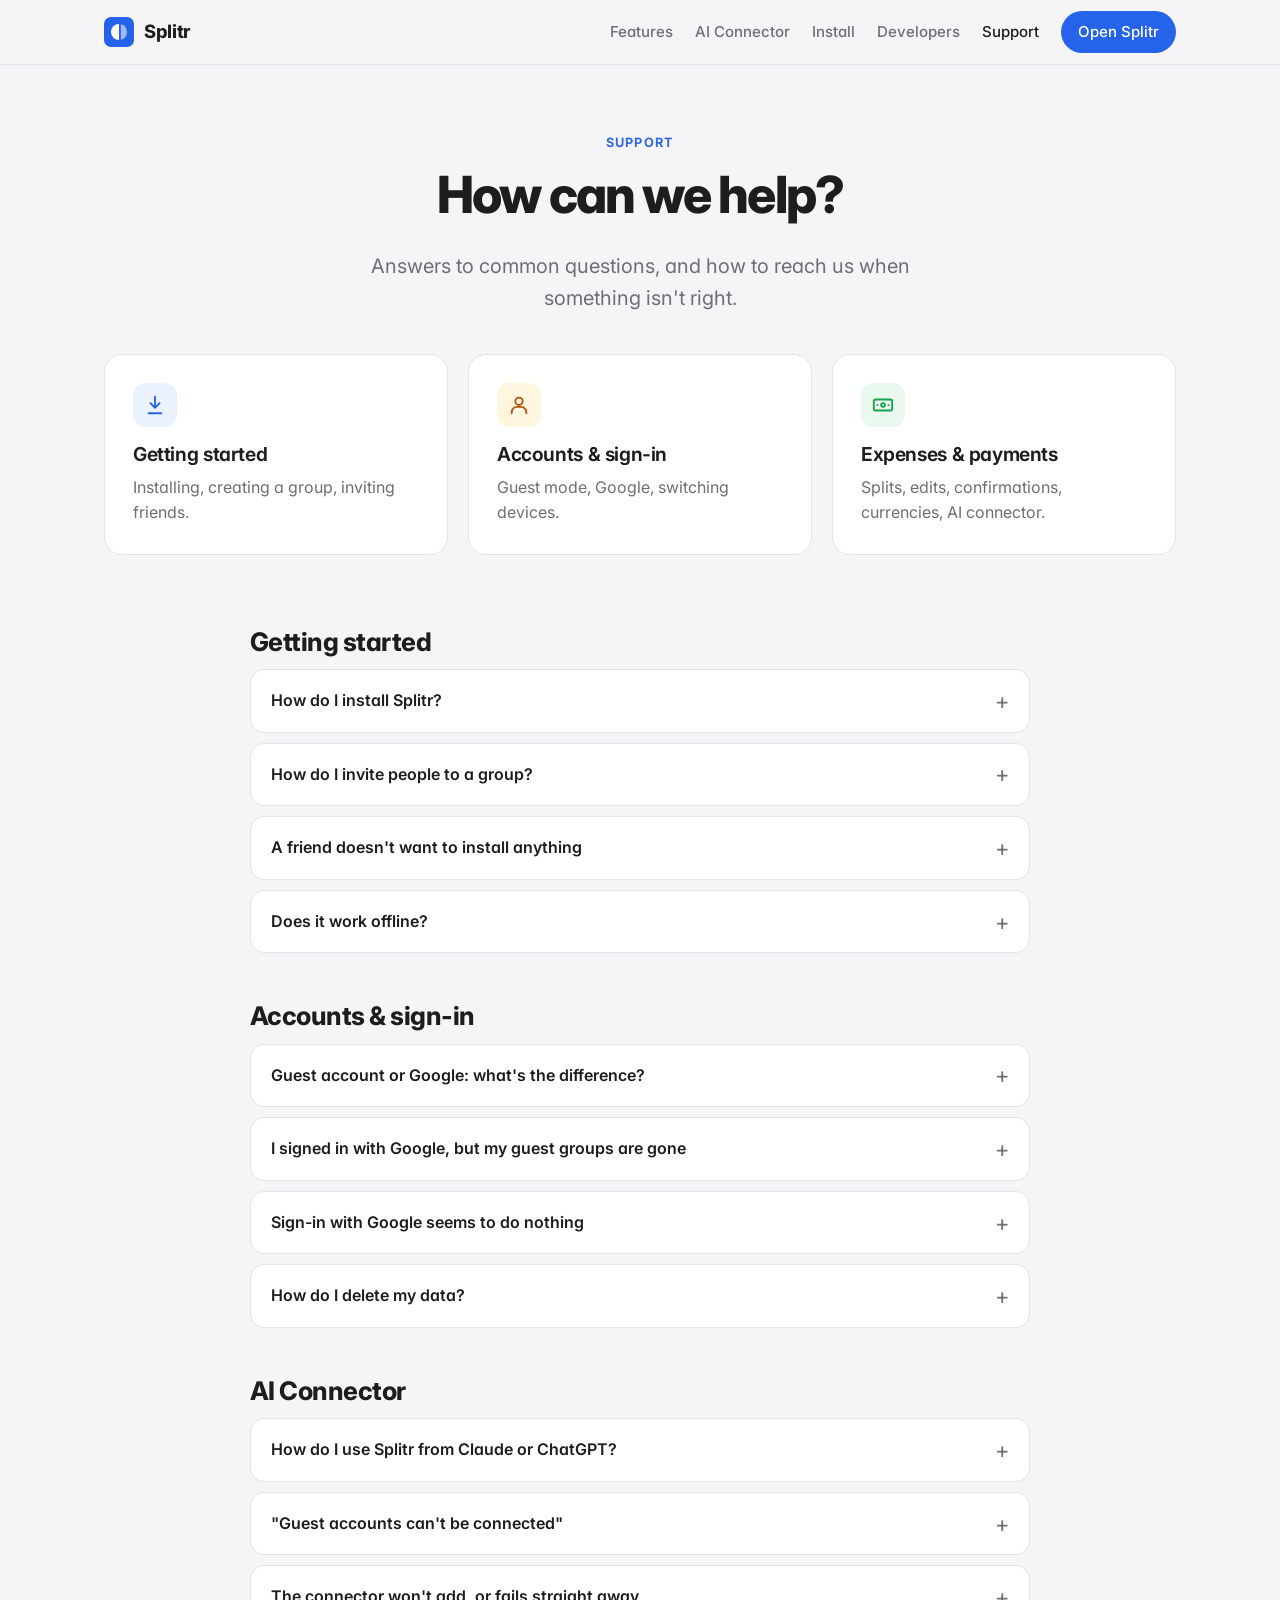
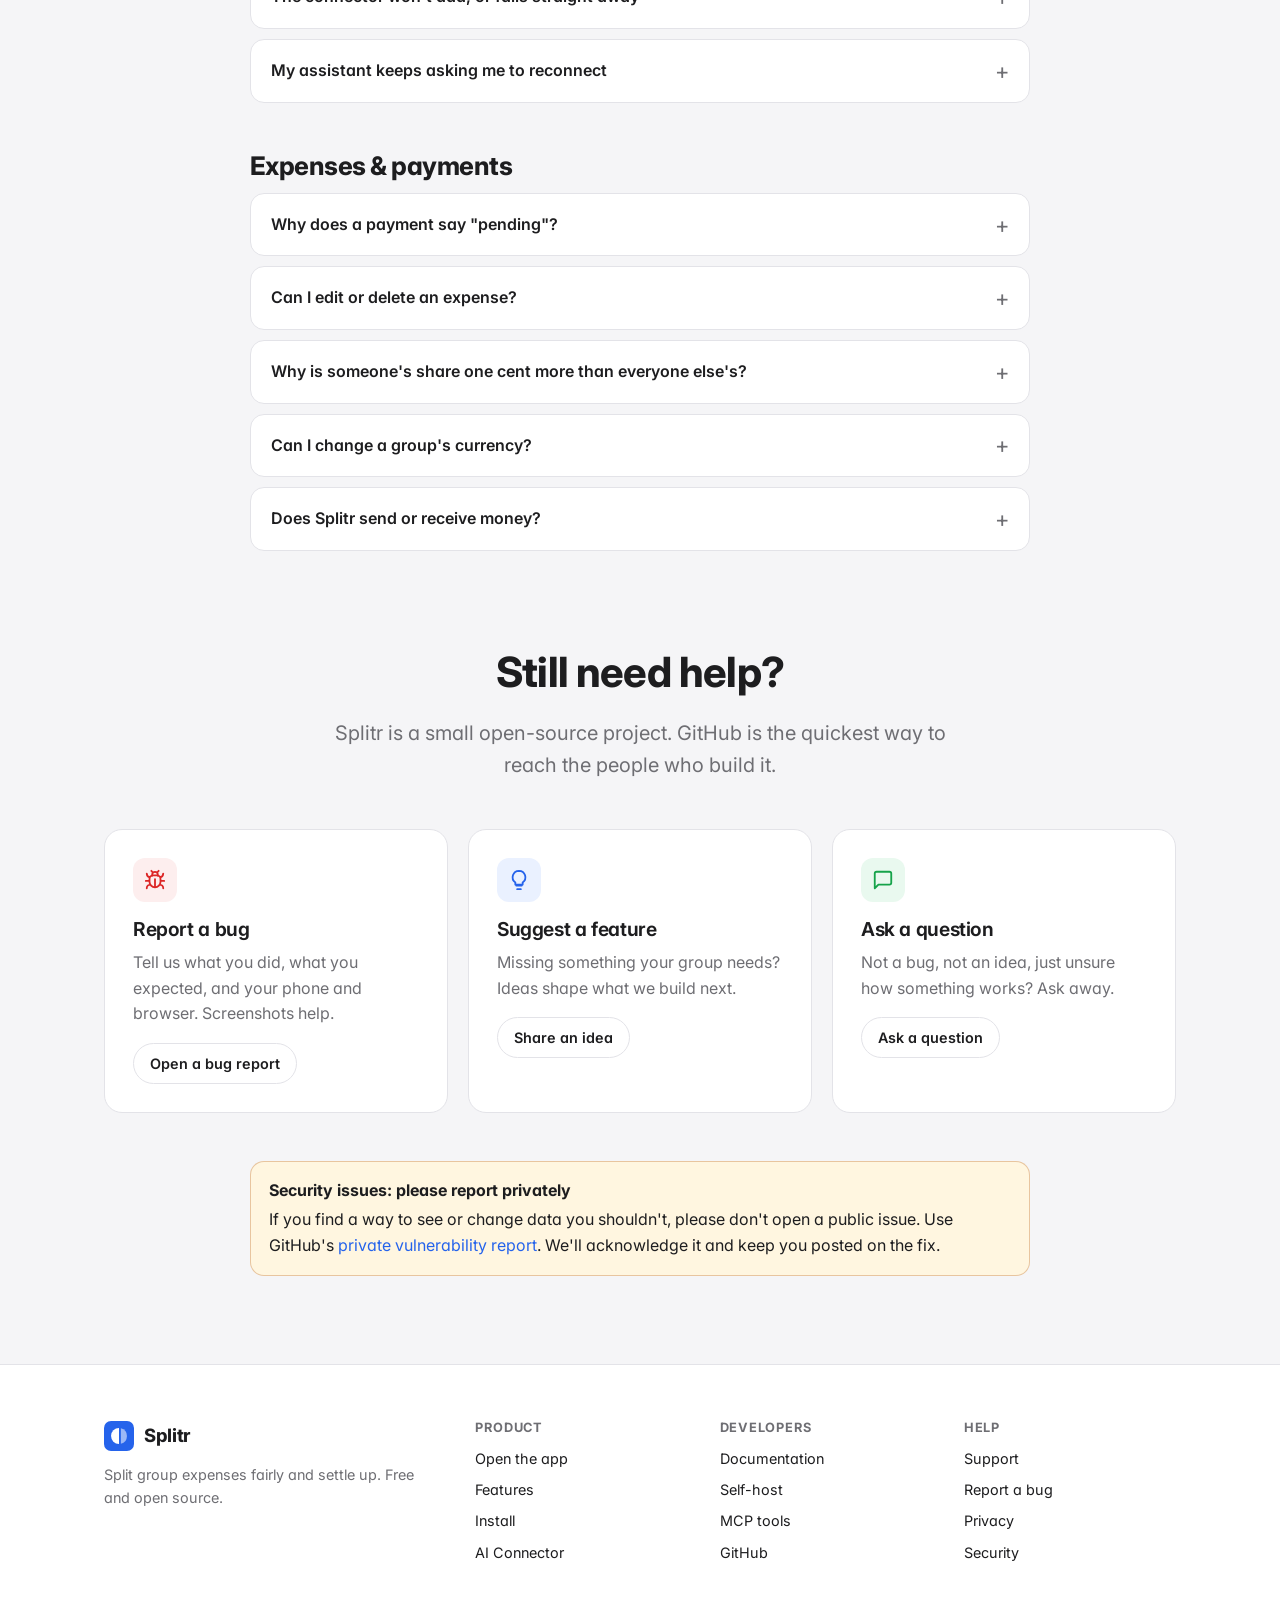
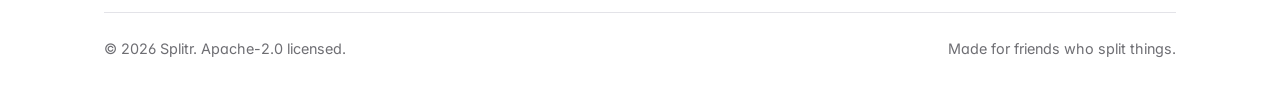
<file: support.html>
<!doctype html>
<html lang="en">
<head>
  <meta charset="utf-8">
  <meta name="viewport" content="width=device-width, initial-scale=1">
  <title>Splitr Support</title>
  <meta name="description" content="Help with Splitr: installing, groups and invites, guest and Google accounts, payments, currencies, and how to report a bug.">
  <meta name="theme-color" content="#f5f5f7" media="(prefers-color-scheme: light)">
  <meta name="theme-color" content="#000000" media="(prefers-color-scheme: dark)">
  <link rel="icon" type="image/svg+xml" href="assets/logo.svg">
  <link rel="preconnect" href="https://fonts.googleapis.com">
  <link rel="preconnect" href="https://fonts.gstatic.com" crossorigin>
  <link href="https://fonts.googleapis.com/css2?family=Inter:wght@400;500;600;700;800&family=JetBrains+Mono:wght@500&display=swap" rel="stylesheet">
  <link rel="stylesheet" href="assets/css/site.css">
</head>
<body>

<header class="site-header">
  <nav class="container nav" aria-label="Main">
    <a class="brand" href="index.html"><img src="assets/logo.svg" alt="" width="30" height="30">Splitr</a>
    <button class="nav-toggle" aria-label="Menu" aria-expanded="false" aria-controls="nav-links">
      <svg width="24" height="24" viewBox="0 0 24 24" fill="none" stroke="currentColor" stroke-width="2" stroke-linecap="round"><path d="M4 7h16M4 12h16M4 17h16"/></svg>
    </button>
    <div class="nav-links" id="nav-links">
      <a href="index.html#features">Features</a>
      <a href="connector.html">AI Connector</a>
      <a href="index.html#install">Install</a>
      <a href="developers.html">Developers</a>
      <a href="support.html" aria-current="page">Support</a>
      <a class="btn btn-primary btn-sm" data-link="app" href="https://splitr-bills.web.app">Open Splitr</a>
    </div>
  </nav>
</header>

<main>
  <div class="container page-hero center">
    <span class="eyebrow">Support</span>
    <h1 style="font-size:clamp(2rem,5vw,3.2rem)">How can we help?</h1>
    <p class="lead">Answers to common questions, and how to reach us when something isn't right.</p>
  </div>

  <div class="container">
    <div class="grid grid-3" style="margin-bottom:72px">
      <a class="card" href="#getting-started" style="text-decoration:none">
        <div class="icon-badge"><svg viewBox="0 0 24 24" fill="none" stroke="currentColor" stroke-width="2" stroke-linecap="round" stroke-linejoin="round"><path d="M12 3v12M7 10l5 5 5-5M5 21h14"/></svg></div>
        <h3 style="color:var(--text)">Getting started</h3>
        <p>Installing, creating a group, inviting friends.</p>
      </a>
      <a class="card" href="#accounts" style="text-decoration:none">
        <div class="icon-badge amber"><svg viewBox="0 0 24 24" fill="none" stroke="currentColor" stroke-width="2" stroke-linecap="round" stroke-linejoin="round"><circle cx="12" cy="8" r="4"/><path d="M4 21v-1a6 6 0 0 1 6-6h4a6 6 0 0 1 6 6v1"/></svg></div>
        <h3 style="color:var(--text)">Accounts &amp; sign-in</h3>
        <p>Guest mode, Google, switching devices.</p>
      </a>
      <a class="card" href="#money" style="text-decoration:none">
        <div class="icon-badge green"><svg viewBox="0 0 24 24" fill="none" stroke="currentColor" stroke-width="2" stroke-linecap="round" stroke-linejoin="round"><rect x="2" y="6" width="20" height="12" rx="2"/><circle cx="12" cy="12" r="2"/><path d="M6 12h.01M18 12h.01"/></svg></div>
        <h3 style="color:var(--text)">Expenses &amp; payments</h3>
        <p>Splits, edits, confirmations, currencies, AI connector.</p>
      </a>
    </div>

    <div class="faq">
      <h2 id="getting-started" style="font-size:1.6rem">Getting started</h2>
      <details>
        <summary>How do I install Splitr?</summary>
        <div><p>Open Splitr in your browser and add it to your home screen. On iPhone use Safari's Share → Add to Home Screen. On Android use Chrome's Install app. On a computer use the install icon in Chrome or Edge's address bar. Step-by-step: <a href="index.html#install">Install</a>.</p></div>
      </details>
      <details>
        <summary>How do I invite people to a group?</summary>
        <div><p>Open the group and share its invite link, or tell people the 6-character code. They choose <b>Join</b> in Splitr and enter it. Anyone with the code can join, so share it only with the group.</p></div>
      </details>
      <details>
        <summary>A friend doesn't want to install anything</summary>
        <div><p>Add them by name when creating the group (or later). You can still include them in expenses and record their payments. If they join later, they tap "that's me" on their name and all their balances carry over. An admin can undo a wrong claim.</p></div>
      </details>
      <details>
        <summary>Does it work offline?</summary>
        <div><p>Yes. Expenses you add offline are saved on your device and sync automatically when you reconnect. Other members see them as soon as your phone is back online.</p></div>
      </details>

      <h2 id="accounts" style="font-size:1.6rem;margin-top:48px">Accounts &amp; sign-in</h2>
      <details>
        <summary>Guest account or Google: what's the difference?</summary>
        <div><p>A guest account ("continue without account") lives only on the device where you made it. Signing in with Google keeps the same data on every device, and you can recover it if you lose your phone. You can start as a guest and switch to Google later from Profile.</p></div>
      </details>
      <details>
        <summary>I signed in with Google, but my guest groups are gone</summary>
        <div>
          <p>If the Google account you picked <b>already had Splitr data</b>, Splitr switches you to that account. Your guest groups aren't merged into it. That's what the warning before sign-in means. They stay on the old guest account, which can't be reached again from that device.</p>
          <p>If the Google account was <b>new to Splitr</b>, your guest data upgrades in place and nothing is lost.</p>
          <p>Tip: before switching, ask a friend with a Google account to join your guest groups, so the data stays with the group.</p>
        </div>
      </details>
      <details>
        <summary>Sign-in with Google seems to do nothing</summary>
        <div>
          <ul>
            <li>On Android the Google sign-in opens in a new tab. Wait for it to close itself, and don't press Back or switch tabs early.</li>
            <li>If you see "This Google account is already used with Splitr… switch?", choose <b>OK</b> to switch. <b>Cancel</b> keeps you as a guest.</li>
            <li>Allow pop-ups for Splitr, and try again in a normal (not private) window.</li>
            <li>Still stuck? <a data-link="bug" href="https://github.com/anpixelartist/Splitr/issues/new">Report it</a> with your phone model and browser.</li>
          </ul>
        </div>
      </details>
      <details>
        <summary>How do I delete my data?</summary>
        <div><p>Admins can delete expenses or a whole group from the group screen. To have your account and profile removed, <a data-link="question" href="https://github.com/anpixelartist/Splitr/issues/new">contact us</a>. See <a href="privacy.html#your-rights">Privacy</a>.</p></div>
      </details>

      <h2 id="ai-connector" style="font-size:1.6rem;margin-top:48px">AI Connector</h2>
      <details>
        <summary>How do I use Splitr from Claude or ChatGPT?</summary>
        <div><p>Add the connector address <code>https://splitr-mcp.splitr.workers.dev/mcp</code> as a custom connector, then sign in with Google. Step-by-step for each assistant: <a href="connector.html#connect">Connect it</a>.</p></div>
      </details>
      <details>
        <summary>"Guest accounts can't be connected"</summary>
        <div><p>The connector needs a Google sign-in. In the Splitr app, open Profile → <b>Sign in with Google</b>, then connect again.</p></div>
      </details>
      <details>
        <summary>The connector won't add, or fails straight away</summary>
        <div><p>Make sure the address ends in <code>/mcp</code>. On Claude's free plan you can have only one custom connector, so remove another one first if you need to.</p></div>
      </details>
      <details>
        <summary>My assistant keeps asking me to reconnect</summary>
        <div><p>Your Google sign-in ended, for example after signing out everywhere. Click Connect and sign in again. Your Splitr data isn't affected.</p></div>
      </details>

      <h2 id="money" style="font-size:1.6rem;margin-top:48px">Expenses &amp; payments</h2>
      <details>
        <summary>Why does a payment say "pending"?</summary>
        <div><p>A payment counts toward balances once the <b>receiver confirms</b> it, so nobody can quietly mark themselves as paid. It counts straight away if the receiver recorded it themselves or is name-only. Otherwise it confirms automatically after 7 days. The receiver can reject it, and whoever recorded it can cancel it while it's pending.</p></div>
      </details>
      <details>
        <summary>Can I edit or delete an expense?</summary>
        <div><p>The person who added an expense, or a group admin, can edit it. It keeps its original date and shows who edited it. Admins can delete expenses, with 5 seconds to Undo. Deleting an expense never removes recorded payments, because those are real money that changed hands.</p></div>
      </details>
      <details>
        <summary>Why is someone's share one cent more than everyone else's?</summary>
        <div><p>Some amounts don't divide evenly (₹100 ÷ 3). Splitr shares out the leftover cents so the shares always add up to the exact total.</p></div>
      </details>
      <details>
        <summary>Can I change a group's currency?</summary>
        <div><p>Each group has one currency, chosen when it's created. Splitr doesn't convert between currencies. For a trip across countries, pick the currency most expenses are in, or make a group per currency.</p></div>
      </details>
      <details>
        <summary>Does Splitr send or receive money?</summary>
        <div><p>No. Pay each other however you like and record it in Splitr. We never ask for card or bank details.</p></div>
      </details>
    </div>
  </div>

  <section id="contact">
    <div class="container">
      <div class="section-head center">
        <h2>Still need help?</h2>
        <p class="lead">Splitr is a small open-source project. GitHub is the quickest way to reach the people who build it.</p>
      </div>
      <div class="grid grid-3">
        <article class="card">
          <div class="icon-badge red"><svg viewBox="0 0 24 24" fill="none" stroke="currentColor" stroke-width="2" stroke-linecap="round" stroke-linejoin="round"><path d="m8 2 1.88 1.88M14.12 3.88 16 2M9 7.13v-1a3 3 0 1 1 6 0v1"/><path d="M12 20c-3.3 0-6-2.7-6-6v-3a4 4 0 0 1 4-4h4a4 4 0 0 1 4 4v3c0 3.3-2.7 6-6 6zM12 20v-9M6.53 9C4.6 8.8 3 7.1 3 5M6 13H2M3 21c0-2.1 1.7-3.9 3.8-4M20.97 5c0 2.1-1.6 3.8-3.5 4M22 13h-4M17.2 17c2.1.1 3.8 1.9 3.8 4"/></svg></div>
          <h3>Report a bug</h3>
          <p>Tell us what you did, what you expected, and your phone and browser. Screenshots help.</p>
          <p style="margin-top:16px"><a class="btn btn-secondary btn-sm" data-link="bug" href="https://github.com/anpixelartist/Splitr/issues/new">Open a bug report</a></p>
        </article>
        <article class="card">
          <div class="icon-badge"><svg viewBox="0 0 24 24" fill="none" stroke="currentColor" stroke-width="2" stroke-linecap="round" stroke-linejoin="round"><path d="M9 18h6M10 22h4M12 2a7 7 0 0 0-4 12.7V17h8v-2.3A7 7 0 0 0 12 2z"/></svg></div>
          <h3>Suggest a feature</h3>
          <p>Missing something your group needs? Ideas shape what we build next.</p>
          <p style="margin-top:16px"><a class="btn btn-secondary btn-sm" data-link="feature" href="https://github.com/anpixelartist/Splitr/issues/new">Share an idea</a></p>
        </article>
        <article class="card">
          <div class="icon-badge green"><svg viewBox="0 0 24 24" fill="none" stroke="currentColor" stroke-width="2" stroke-linecap="round" stroke-linejoin="round"><path d="M21 15a2 2 0 0 1-2 2H7l-4 4V5a2 2 0 0 1 2-2h14a2 2 0 0 1 2 2z"/></svg></div>
          <h3>Ask a question</h3>
          <p>Not a bug, not an idea, just unsure how something works? Ask away.</p>
          <p style="margin-top:16px"><a class="btn btn-secondary btn-sm" data-link="question" href="https://github.com/anpixelartist/Splitr/issues/new">Ask a question</a></p>
        </article>
      </div>

      <div id="security" class="callout warn" style="max-width:780px;margin:48px auto 0">
        <strong>Security issues: please report privately</strong>
        <p>If you find a way to see or change data you shouldn't, please don't open a public issue. Use GitHub's <a data-link="security" href="https://github.com/anpixelartist/Splitr/security/advisories/new">private vulnerability report</a>. We'll acknowledge it and keep you posted on the fix.</p>
      </div>
    </div>
  </section>
</main>

<footer class="site-footer">
  <div class="container">
    <div class="footer-grid">
      <div>
        <a class="brand" href="index.html"><img src="assets/logo.svg" alt="" width="30" height="30">Splitr</a>
        <p class="muted" style="margin-top:12px;max-width:320px">Split group expenses fairly and settle up. Free and open source.</p>
      </div>
      <div>
        <h4>Product</h4>
        <ul>
          <li><a data-link="app" href="https://splitr-bills.web.app">Open the app</a></li>
          <li><a href="index.html#features">Features</a></li>
          <li><a href="index.html#install">Install</a></li>
          <li><a href="connector.html">AI Connector</a></li>
        </ul>
      </div>
      <div>
        <h4>Developers</h4>
        <ul>
          <li><a href="developers.html">Documentation</a></li>
          <li><a href="developers.html#self-host">Self-host</a></li>
          <li><a href="connector.html#tools">MCP tools</a></li>
          <li><a data-link="repo" href="https://github.com/anpixelartist/Splitr">GitHub</a></li>
        </ul>
      </div>
      <div>
        <h4>Help</h4>
        <ul>
          <li><a href="support.html">Support</a></li>
          <li><a data-link="bug" href="https://github.com/anpixelartist/Splitr/issues/new">Report a bug</a></li>
          <li><a href="privacy.html">Privacy</a></li>
          <li><a href="support.html#security">Security</a></li>
        </ul>
      </div>
    </div>
    <div class="footer-bottom">
      <span>© <span data-year>2026</span> Splitr. Apache-2.0 licensed.</span>
      <span>Made for friends who split things.</span>
    </div>
  </div>
</footer>

<script src="assets/js/site.js"></script>
</body>
</html>
</file>
<file: assets/css/site.css>
/* Splitr website. Colours follow the app: Apple system greys, blue accent. */

:root {
  color-scheme: light dark;
  --page: #f5f5f7;
  --surface: #ffffff;
  --surface-2: #fbfbfd;
  --text: #1d1d1f;
  --muted: #6e6e73;
  --line: #e3e3e8;
  --accent: #2563eb;
  --accent-hover: #1d4ed8;
  --accent-soft: #eaf1ff;
  --green: #16a34a;
  --green-soft: #e9f9ef;
  --red: #dc2626;
  --red-soft: #fdeeee;
  --amber: #b45309;
  --amber-soft: #fff6e0;
  --code-bg: #f2f2f7;
  --shadow: 0 1px 2px rgb(0 0 0 / .04), 0 8px 30px rgb(0 0 0 / .06);
  --radius: 18px;
  --max: 1120px;
}

@media (prefers-color-scheme: dark) {
  :root {
    --page: #000000;
    --surface: #1c1c1e;
    --surface-2: #141416;
    --text: #f5f5f7;
    --muted: #a1a1a6;
    --line: #2c2c2e;
    --accent: #3b82f6;
    --accent-hover: #60a5fa;
    --accent-soft: #16223a;
    --green: #4ade80;
    --green-soft: #12291c;
    --red: #f87171;
    --red-soft: #321618;
    --amber: #fbbf24;
    --amber-soft: #30240e;
    --code-bg: #111113;
    --shadow: 0 1px 2px rgb(0 0 0 / .5), 0 8px 30px rgb(0 0 0 / .4);
  }
}

*, *::before, *::after { box-sizing: border-box; }
html { scroll-behavior: smooth; scroll-padding-top: 80px; -webkit-text-size-adjust: 100%; }
body {
  margin: 0;
  background: var(--page);
  color: var(--text);
  font: 16px/1.6 "Inter", system-ui, -apple-system, "Segoe UI", Roboto, sans-serif;
  font-feature-settings: "cv11", "ss01";
  -webkit-font-smoothing: antialiased;
  overflow-x: clip;
}
img, svg { display: block; max-width: 100%; }
a { color: var(--accent); text-decoration: none; }
a:hover { text-decoration: underline; }
h1, h2, h3, h4 { line-height: 1.15; letter-spacing: -0.02em; margin: 0 0 .5em; }
h1 { font-size: clamp(2.4rem, 6vw, 4.2rem); letter-spacing: -0.035em; font-weight: 800; }
h2 { font-size: clamp(1.8rem, 4vw, 2.6rem); font-weight: 750; }
h3 { font-size: 1.2rem; font-weight: 650; }
p { margin: 0 0 1em; }
code, pre, kbd { font-family: "JetBrains Mono", ui-monospace, SFMono-Regular, Menlo, monospace; font-size: .88em; }
:not(pre) > code { background: var(--code-bg); border: 1px solid var(--line); padding: .1em .4em; border-radius: 6px; }
pre { background: var(--code-bg); border: 1px solid var(--line); border-radius: 12px; padding: 16px 18px; overflow-x: auto; line-height: 1.55; margin: 0 0 1.2em; }
:focus-visible { outline: 3px solid var(--accent); outline-offset: 2px; border-radius: 6px; }
.sr-only { position: absolute; width: 1px; height: 1px; overflow: hidden; clip: rect(0 0 0 0); white-space: nowrap; }

.container { max-width: var(--max); margin: 0 auto; padding: 0 16px; }
@media (min-width: 640px) { .container { padding: 0 24px; } }
.muted { color: var(--muted); }
.center { text-align: center; }
/* "Splitr" is a wordmark: always written exactly like that, never in capitals,
   even inside uppercase labels. site.js wraps any stray occurrence. */
.brand-name { text-transform: none; letter-spacing: -0.01em; }
.eyebrow { display: inline-block; font-size: .8rem; font-weight: 650; letter-spacing: .08em; text-transform: uppercase; color: var(--accent); margin-bottom: 12px; }
.lead { font-size: clamp(1.05rem, 2vw, 1.25rem); color: var(--muted); max-width: 640px; }
.center .lead { margin-left: auto; margin-right: auto; }

/* ── Header ─────────────────────────────────────────────── */
/* The blur lives on ::before: backdrop-filter on the header itself would trap
   the fixed-position mobile menu inside the header's box. */
.site-header { position: sticky; top: 0; z-index: 50; border-bottom: 1px solid var(--line); }
.site-header::before {
  content: ""; position: absolute; inset: 0; z-index: -1;
  background: color-mix(in srgb, var(--page) 80%, transparent);
  backdrop-filter: saturate(180%) blur(20px);
  -webkit-backdrop-filter: saturate(180%) blur(20px);
}
.nav { display: flex; align-items: center; gap: 24px; height: 64px; }
.brand { display: flex; align-items: center; gap: 10px; color: var(--text); font-weight: 750; font-size: 1.15rem; letter-spacing: -0.02em; }
.brand:hover { text-decoration: none; }
.brand img { width: 30px; height: 30px; }
.nav-links { display: flex; gap: 22px; margin-left: auto; align-items: center; }
.nav-links a { color: var(--muted); font-size: .94rem; font-weight: 500; }
.nav-links a:hover, .nav-links a[aria-current="page"] { color: var(--text); text-decoration: none; }
.nav-toggle { display: none; margin-left: auto; background: none; border: 0; color: var(--text); padding: 8px; cursor: pointer; }
/* Phones and small tablets: the menu is a bottom sheet, in thumb reach */
.nav-backdrop { display: none; }
@media (max-width: 860px) {
  .nav-toggle { display: block; }
  .nav-links {
    position: fixed; left: 0; right: 0; bottom: 0; z-index: 70;
    flex-direction: column; align-items: stretch; gap: 0;
    background: var(--surface); border-radius: 24px 24px 0 0;
    padding: 28px 20px calc(20px + env(safe-area-inset-bottom));
    box-shadow: 0 -10px 40px rgb(0 0 0 / .18);
    transform: translateY(105%); visibility: hidden;
    transition: transform .32s cubic-bezier(.32, .72, 0, 1), visibility 0s .32s;
  }
  .nav-links::before {
    content: ""; position: absolute; top: 10px; left: 50%; width: 40px; height: 5px;
    margin-left: -20px; border-radius: 3px; background: var(--line);
  }
  .nav-links.open { transform: none; visibility: visible; transition: transform .32s cubic-bezier(.32, .72, 0, 1); }
  .nav-links a { padding: 15px 4px; border-bottom: 1px solid var(--line); font-size: 1.05rem; color: var(--text); }
  .nav-links .btn { margin-top: 16px; border-bottom: 0; padding: 14px; font-size: 1rem; }
  .nav-backdrop {
    display: block; position: fixed; inset: 0; z-index: 60; background: rgb(0 0 0 / .4);
    opacity: 0; pointer-events: none; transition: opacity .25s;
  }
  .nav-backdrop.open { opacity: 1; pointer-events: auto; }
  html.nav-open { overflow: hidden; }
  html.nav-open .site-header { z-index: 80; }
}

/* ── Buttons ────────────────────────────────────────────── */
.btn {
  display: inline-flex; align-items: center; justify-content: center; gap: 8px;
  padding: 12px 22px; border-radius: 999px; font-weight: 600; font-size: 1rem;
  border: 1px solid transparent; cursor: pointer; transition: background .15s, transform .1s, border-color .15s;
  font-family: inherit;
}
.btn:hover { text-decoration: none; }
.btn:active { transform: scale(.98); }
.btn-primary { background: var(--accent); color: #fff; }
.btn-primary:hover { background: var(--accent-hover); color: #fff; }
.btn-secondary { background: var(--surface); color: var(--text); border-color: var(--line); }
.btn-secondary:hover { border-color: var(--muted); }
.btn-sm { padding: 8px 16px; font-size: .9rem; }
.nav-links .btn-primary { color: #fff; }
.btn-row { display: flex; flex-wrap: wrap; gap: 12px; }
.center .btn-row { justify-content: center; }

/* ── Sections ───────────────────────────────────────────── */
section { padding: 88px 0; }
@media (max-width: 640px) { section { padding: 64px 0; } }
.section-alt { background: var(--surface); border-top: 1px solid var(--line); border-bottom: 1px solid var(--line); }
.section-head { margin-bottom: 48px; }

/* ── Hero ───────────────────────────────────────────────── */
.hero { padding: 72px 0 88px; position: relative; overflow: hidden; }
.hero::before {
  content: ""; position: absolute; inset: -40% -20% auto; height: 700px; z-index: -1;
  background: radial-gradient(closest-side, color-mix(in srgb, var(--accent) 18%, transparent), transparent);
}
.hero-grid { display: grid; grid-template-columns: 1.1fr .9fr; gap: 56px; align-items: center; }
@media (max-width: 900px) { .hero-grid { grid-template-columns: 1fr; gap: 48px; } }
.hero-title { margin-bottom: .45em; }
.hero-title .tagline { display: block; font-size: clamp(1.9rem, 4.6vw, 3.1rem); letter-spacing: -0.03em; line-height: 1.1; margin-top: .25em; }
.hero-title .tagline em { font-style: normal; color: var(--accent); }
.hero .lead { margin-bottom: 28px; }
.trust { display: flex; flex-wrap: wrap; gap: 8px 20px; margin-top: 24px; font-size: .9rem; color: var(--muted); }
.trust span { display: inline-flex; align-items: center; gap: 6px; }
.trust svg { width: 16px; height: 16px; color: var(--green); }

/* ── Phone mockup ───────────────────────────────────────── */
.phone {
  width: 300px; max-width: 100%; margin: 0 auto; padding: 12px;
  background: #1d1d1f; border-radius: 46px; box-shadow: 0 30px 80px rgb(37 99 235 / .25), var(--shadow);
}
.phone-screen { background: var(--page); border-radius: 36px; overflow: hidden; padding: 18px 14px 20px; min-height: 560px; }
.phone-notch { width: 90px; height: 24px; background: #1d1d1f; border-radius: 0 0 14px 14px; margin: -18px auto 14px; }
.ph-title { font-weight: 750; font-size: 1.35rem; letter-spacing: -0.02em; margin: 0 4px 2px; }
.ph-sub { font-size: .75rem; color: var(--muted); margin: 0 4px 12px; }
.ph-card { background: var(--surface); border-radius: 16px; padding: 14px; margin-bottom: 10px; box-shadow: 0 1px 2px rgb(0 0 0 / .04); }
.ph-balance { background: linear-gradient(135deg, #16a34a, #22c55e); color: #fff; }
.ph-balance small { opacity: .85; font-size: .72rem; display: block; }
.ph-balance strong { font-size: 1.7rem; letter-spacing: -0.03em; }
.ph-label { font-size: .68rem; font-weight: 650; text-transform: uppercase; letter-spacing: .06em; color: var(--muted); margin: 14px 6px 6px; }
.ph-row { display: flex; align-items: center; gap: 10px; padding: 8px 0; font-size: .82rem; }
.ph-row + .ph-row { border-top: 1px solid var(--line); }
.ph-icon { width: 30px; height: 30px; border-radius: 9px; display: grid; place-items: center; font-size: .95rem; flex: none; background: var(--accent-soft); }
.ph-row div { flex: 1; min-width: 0; }
.ph-row b { display: block; font-weight: 600; }
.ph-row span { color: var(--muted); font-size: .72rem; }
.ph-amt { font-weight: 650; white-space: nowrap; }
.ph-plan { display: flex; align-items: center; gap: 6px; font-size: .8rem; padding: 6px 0; }
.ph-plan .arrow { color: var(--muted); }
.ph-plan .ph-amt { margin-left: auto; color: var(--accent); }

/* ── Cards & grids ──────────────────────────────────────── */
.grid { display: grid; gap: 20px; }
.grid-3 { grid-template-columns: repeat(3, 1fr); }
.grid-2 { grid-template-columns: repeat(2, 1fr); }
@media (max-width: 900px) { .grid-3 { grid-template-columns: repeat(2, 1fr); } }
@media (max-width: 640px) { .grid-3, .grid-2 { grid-template-columns: 1fr; } }
.card { background: var(--surface); border: 1px solid var(--line); border-radius: var(--radius); padding: 28px; }
.section-alt .card { background: var(--surface-2); }
.card h3 { margin-top: 16px; }
.card p { color: var(--muted); margin: 0; }
.icon-badge { width: 44px; height: 44px; border-radius: 12px; display: grid; place-items: center; background: var(--accent-soft); color: var(--accent); }
.icon-badge svg { width: 22px; height: 22px; }
.icon-badge.green { background: var(--green-soft); color: var(--green); }
.icon-badge.amber { background: var(--amber-soft); color: var(--amber); }
.icon-badge.red { background: var(--red-soft); color: var(--red); }

.steps { counter-reset: step; }
.step { position: relative; padding-top: 56px; }
.step::before {
  counter-increment: step; content: counter(step);
  position: absolute; top: 0; left: 0; width: 40px; height: 40px; border-radius: 50%;
  display: grid; place-items: center; font-weight: 700; background: var(--accent); color: #fff;
}
.step p { color: var(--muted); }

/* ── Split feature (text + visual) ──────────────────────── */
.split { display: grid; grid-template-columns: 1fr 1fr; gap: 56px; align-items: center; }
@media (max-width: 900px) { .split { grid-template-columns: 1fr; gap: 40px; } }
.checklist { list-style: none; padding: 0; margin: 0 0 28px; }
.checklist li { display: flex; gap: 12px; padding: 8px 0; }
.checklist li::before {
  content: ""; flex: none; width: 20px; height: 20px; margin-top: 3px; border-radius: 50%;
  background: var(--accent-soft) url("data:image/svg+xml,%3Csvg xmlns='http://www.w3.org/2000/svg' viewBox='0 0 24 24' fill='none' stroke='%232563eb' stroke-width='3' stroke-linecap='round' stroke-linejoin='round'%3E%3Cpath d='M20 6 9 17l-5-5'/%3E%3C/svg%3E") center / 12px no-repeat;
}

/* ── Chat mockup ────────────────────────────────────────── */
.chat { background: var(--surface); border: 1px solid var(--line); border-radius: 22px; padding: 20px; box-shadow: var(--shadow); }
.chat-top { display: flex; align-items: center; gap: 8px; font-size: .8rem; color: var(--muted); padding-bottom: 14px; margin-bottom: 16px; border-bottom: 1px solid var(--line); }
.chat-top .dot { width: 8px; height: 8px; border-radius: 50%; background: var(--green); }
.bubble { max-width: 88%; padding: 10px 14px; border-radius: 18px; margin-bottom: 10px; font-size: .93rem; }
.bubble.user { margin-left: auto; background: var(--accent); color: #fff; border-bottom-right-radius: 6px; }
.bubble.ai { background: var(--code-bg); border-bottom-left-radius: 6px; }
.tool-call { display: inline-flex; align-items: center; gap: 6px; font: 500 .75rem/1 "JetBrains Mono", ui-monospace, monospace; color: var(--muted); background: var(--page); border: 1px solid var(--line); border-radius: 8px; padding: 6px 10px; margin: 2px 0 10px; }
.tool-call svg { width: 13px; height: 13px; }
.bubble ul { margin: 6px 0 0; padding-left: 18px; }

/* ── Badges / pills ─────────────────────────────────────── */
.pill { display: inline-flex; align-items: center; gap: 6px; font-size: .78rem; font-weight: 600; padding: 4px 10px; border-radius: 999px; background: var(--accent-soft); color: var(--accent); }
.pill.amber { background: var(--amber-soft); color: var(--amber); }
.pill.green { background: var(--green-soft); color: var(--green); }
.pill.gray { background: var(--code-bg); color: var(--muted); }
.prompt-list { display: flex; flex-wrap: wrap; gap: 8px; margin: 0 0 28px; padding: 0; list-style: none; }
.prompt-list li { background: var(--surface); border: 1px solid var(--line); border-radius: 999px; padding: 6px 14px; font-size: .9rem; }

/* ── Install tabs ───────────────────────────────────────── */
.tabs { display: inline-flex; background: var(--code-bg); border: 1px solid var(--line); border-radius: 999px; padding: 4px; margin-bottom: 28px; flex-wrap: wrap; justify-content: center; }
.tab { background: none; border: 0; padding: 8px 18px; border-radius: 999px; font: 600 .92rem/1.2 inherit; font-family: inherit; color: var(--muted); cursor: pointer; }
.tab[aria-selected="true"] { background: var(--surface); color: var(--text); box-shadow: 0 1px 3px rgb(0 0 0 / .1); }
.tab-panel { max-width: 720px; margin: 0 auto; text-align: left; }
.tab-panel[hidden] { display: none; }
.install-steps { list-style: none; counter-reset: s; padding: 0; margin: 0; display: grid; gap: 12px; }
.install-steps li { counter-increment: s; display: flex; gap: 16px; align-items: flex-start; background: var(--surface); border: 1px solid var(--line); border-radius: 14px; padding: 16px 18px; }
.install-steps li::before { content: counter(s); flex: none; width: 28px; height: 28px; border-radius: 50%; display: grid; place-items: center; background: var(--accent-soft); color: var(--accent); font-weight: 700; font-size: .85rem; }
.note { font-size: .9rem; color: var(--muted); margin-top: 16px; }

/* ── Callouts ───────────────────────────────────────────── */
.callout { border-radius: 14px; padding: 16px 18px; border: 1px solid var(--line); background: var(--surface); margin: 0 0 1.4em; }
.callout.info { background: var(--accent-soft); border-color: color-mix(in srgb, var(--accent) 25%, transparent); }
.callout.warn { background: var(--amber-soft); border-color: color-mix(in srgb, var(--amber) 30%, transparent); }
.callout strong:first-child { display: block; margin-bottom: 4px; }
.callout p:last-child { margin: 0; }

/* ── FAQ ────────────────────────────────────────────────── */
.faq { max-width: 780px; margin: 0 auto; }
.faq details { background: var(--surface); border: 1px solid var(--line); border-radius: 14px; margin-bottom: 10px; }
.faq summary { cursor: pointer; padding: 18px 52px 18px 20px; font-weight: 600; list-style: none; position: relative; }
.faq summary::-webkit-details-marker { display: none; }
.faq summary::after { content: "+"; position: absolute; right: 20px; top: 50%; transform: translateY(-50%); font-size: 1.4rem; font-weight: 400; color: var(--muted); }
.faq details[open] summary::after { content: "−"; }
.faq details > div { padding: 0 20px 18px; color: var(--muted); }
.faq details > div p:last-child { margin: 0; }

/* ── Docs layout ────────────────────────────────────────── */
.page-hero { padding-top: 64px; padding-bottom: 40px; }
.page-hero .lead { margin-bottom: 0; }
.docs { display: grid; grid-template-columns: 220px minmax(0, 1fr); gap: 56px; padding-bottom: 96px; }
@media (max-width: 900px) { .docs { grid-template-columns: minmax(0, 1fr); gap: 24px; } }
.toc { position: sticky; top: 88px; align-self: start; font-size: .9rem; }
.toc p { font-weight: 650; font-size: .75rem; text-transform: uppercase; letter-spacing: .06em; color: var(--muted); margin-bottom: 8px; }
.toc ul { list-style: none; margin: 0; padding: 0; border-left: 1px solid var(--line); }
.toc a { display: block; padding: 5px 0 5px 14px; color: var(--muted); margin-left: -1px; border-left: 2px solid transparent; }
.toc a:hover, .toc a.active { color: var(--text); border-left-color: var(--accent); text-decoration: none; }
@media (max-width: 900px) {
  .toc { position: static; background: var(--surface); border: 1px solid var(--line); border-radius: 14px; padding: 16px; }
  .toc ul { columns: 2; border: 0; }
  .toc a { padding-left: 0; border: 0; }
}
.prose { max-width: 760px; }
.prose h2 { font-size: 1.75rem; margin-top: 56px; padding-top: 8px; }
.prose h2:first-child { margin-top: 0; }
.prose h3 { margin-top: 32px; }
.prose ul, .prose ol { padding-left: 1.3em; margin: 0 0 1.2em; }
.prose li { margin-bottom: 6px; }
.table-wrap { overflow-x: auto; margin: 0 0 1.4em; border: 1px solid var(--line); border-radius: 12px; }
table { border-collapse: collapse; width: 100%; font-size: .93rem; background: var(--surface); }
th, td { text-align: left; padding: 10px 14px; border-bottom: 1px solid var(--line); vertical-align: top; }
th { font-size: .78rem; text-transform: uppercase; letter-spacing: .05em; color: var(--muted); background: var(--surface-2); }
tr:last-child td { border-bottom: 0; }
td code { white-space: nowrap; }

.copy-wrap { position: relative; }
.copy-btn {
  position: absolute; top: 8px; right: 8px; font: 600 .75rem/1 inherit; font-family: inherit;
  background: var(--surface); color: var(--muted); border: 1px solid var(--line); border-radius: 8px; padding: 6px 10px; cursor: pointer;
}
.copy-btn:hover { color: var(--text); }

/* ── CTA + footer ───────────────────────────────────────── */
.cta-box { background: linear-gradient(135deg, #1d4ed8, #2563eb 50%, #3b82f6); color: #fff; border-radius: 28px; padding: 64px 32px; text-align: center; }
.cta-box h2 { color: #fff; }
.cta-box p { color: rgb(255 255 255 / .85); max-width: 560px; margin: 0 auto 28px; }
.cta-box .btn-primary { background: #fff; color: #1d4ed8; }
.cta-box .btn-primary:hover { background: #eaf1ff; color: #1d4ed8; }
.cta-box .btn-secondary { background: transparent; color: #fff; border-color: rgb(255 255 255 / .4); }

.site-footer { border-top: 1px solid var(--line); padding: 56px 0 40px; font-size: .9rem; background: var(--surface); }
.footer-grid { display: grid; grid-template-columns: 1.6fr repeat(3, 1fr); gap: 32px; margin-bottom: 40px; }
@media (max-width: 760px) { .footer-grid { grid-template-columns: 1fr 1fr; } .footer-grid > :first-child { grid-column: 1 / -1; } }
.footer-grid h4 { font-size: .8rem; text-transform: uppercase; letter-spacing: .06em; color: var(--muted); margin-bottom: 12px; }
.footer-grid ul { list-style: none; padding: 0; margin: 0; }
.footer-grid li { margin-bottom: 8px; }
.footer-grid a { color: var(--text); }
.footer-bottom { display: flex; flex-wrap: wrap; justify-content: space-between; gap: 12px; color: var(--muted); border-top: 1px solid var(--line); padding-top: 24px; }

/* ── Hero visual: phone + live notifications ────────────── */
.hero-visual { position: relative; }
.notif {
  position: absolute; left: -48px; bottom: 96px; z-index: 2; width: 270px;
  display: flex; align-items: center; gap: 12px; padding: 12px 14px;
  background: color-mix(in srgb, var(--surface) 92%, transparent);
  backdrop-filter: blur(14px); -webkit-backdrop-filter: blur(14px);
  border: 1px solid var(--line); border-radius: 18px; box-shadow: var(--shadow);
  font-size: .85rem; line-height: 1.35;
  opacity: 0; transform: translateY(12px) scale(.96);
  transition: opacity .35s ease, transform .45s cubic-bezier(.32, .72, 0, 1);
}
.notif.show { opacity: 1; transform: none; }
.notif-icon { flex: none; width: 34px; height: 34px; border-radius: 10px; display: grid; place-items: center; color: #fff; font-weight: 700; }
.notif-title { display: block; font-weight: 600; }
.notif-sub { color: var(--muted); font-size: .78rem; }
.notif time { margin-left: auto; align-self: flex-start; color: var(--muted); font-size: .72rem; }
@media (max-width: 900px) { .notif { left: 50%; bottom: 24px; margin-left: -135px; } }
.ph-amt, .ph-balance strong { font-variant-numeric: tabular-nums; }

/* Phones: a shorter mockup so it doesn't take a whole screen */
@media (max-width: 640px) {
  .hero { padding: 40px 0 56px; }
  .phone { width: 280px; border-radius: 42px; }
  .phone-screen { min-height: 0; height: 430px; border-radius: 32px;
    -webkit-mask-image: linear-gradient(#000 78%, transparent); mask-image: linear-gradient(#000 78%, transparent); }
}

/* ── Bento features ─────────────────────────────────────── */
.bento { display: grid; grid-template-columns: repeat(3, 1fr); gap: 20px; }
.bento-card {
  display: flex; flex-direction: column; overflow: hidden;
  background: var(--surface-2); border: 1px solid var(--line); border-radius: 22px;
  transition: transform .25s ease, border-color .25s;
}
.bento-card:hover { transform: translateY(-3px); border-color: color-mix(in srgb, var(--accent) 35%, var(--line)); }
.bento-card.wide { grid-column: span 2; }
.bento-visual {
  height: 168px; display: flex; align-items: center; justify-content: center; gap: 10px; flex-wrap: wrap;
  padding: 20px; position: relative;
  background: radial-gradient(120% 100% at 50% 0%, color-mix(in srgb, var(--accent) 9%, transparent), transparent 70%);
  border-bottom: 1px solid var(--line);
}
.bento-body { padding: 22px 24px 26px; }
.bento-body h3 { margin: 0 0 6px; }
.bento-body p { color: var(--muted); margin: 0; }
@media (max-width: 900px) { .bento { grid-template-columns: 1fr 1fr; } .bento-card.wide { grid-column: span 2; } }
@media (max-width: 640px) {
  .bento { grid-template-columns: 1fr; gap: 14px; }
  .bento-card.wide { grid-column: auto; }
  .bento-visual { height: 132px; padding: 14px; }
  .bento-body { padding: 18px 20px 20px; }
}
/* small UI pieces drawn inside the visuals */
.mini { background: var(--surface); border: 1px solid var(--line); border-radius: 12px; padding: 8px 12px; font-size: .82rem; box-shadow: 0 1px 2px rgb(0 0 0 / .05); white-space: nowrap; }
.mini b { font-variant-numeric: tabular-nums; }
.mini.total { font-size: .95rem; padding: 10px 14px; }
.split-arrow { color: var(--muted); font-size: 1.1rem; }
.split-shares { display: flex; flex-direction: column; gap: 6px; }
.code-boxes { display: flex; gap: 6px; }
.code-boxes span {
  width: 34px; height: 42px; display: grid; place-items: center; border-radius: 10px;
  background: var(--surface); border: 1px solid var(--line); font: 700 1.05rem/1 "JetBrains Mono", ui-monospace, monospace;
}
.code-boxes span:nth-child(4) { border-color: var(--accent); box-shadow: 0 0 0 3px var(--accent-soft); }
.chips { display: flex; flex-wrap: wrap; gap: 6px; justify-content: center; max-width: 300px; }
.chips span { padding: 4px 10px; border-radius: 999px; background: var(--surface); border: 1px solid var(--line); font-size: .8rem; font-weight: 600; }
.chips span.on { background: var(--accent); border-color: var(--accent); color: #fff; }
.settle-viz { display: flex; align-items: center; gap: 14px; }
.settle-viz .col { display: flex; flex-direction: column; gap: 4px; font-size: .74rem; color: var(--muted); }
.settle-viz .mini { padding: 5px 10px; font-size: .78rem; }
.settle-viz .strike { text-decoration: line-through; opacity: .7; }
.settle-viz .col.after .mini { color: var(--text); }
.status-row { display: flex; align-items: center; gap: 8px; }
.status-row .line { width: 22px; height: 2px; background: var(--line); }
.offline-viz { display: flex; flex-direction: column; align-items: center; gap: 8px; }

/* ── Chat demo: messages appear in order ────────────────── */
.chat.playing > .bubble, .chat.playing > .tool-call { opacity: 0; transform: translateY(8px); }
.chat > .bubble, .chat > .tool-call { transition: opacity .35s ease, transform .35s ease; }
.chat.playing > .shown { opacity: 1; transform: none; }
.bubble.typing { position: relative; color: transparent; }
.bubble.typing > * { visibility: hidden; }
.bubble.typing::after {
  content: ""; position: absolute; left: 16px; top: 50%; width: 6px; height: 6px; margin-top: -3px; border-radius: 50%;
  background: var(--muted); box-shadow: 10px 0 var(--muted), 20px 0 var(--muted); animation: blink 1s infinite;
}
@keyframes blink { 50% { opacity: .3; } }

/* ── Scroll reveal (class only added by JS, so no-JS shows everything) ── */
.reveal { opacity: 0; transform: translateY(18px); transition: opacity .6s ease, transform .6s cubic-bezier(.2, .7, .2, 1); transition-delay: var(--d, 0ms); }
.reveal.in { opacity: 1; transform: none; }

/* ── Sticky phone CTA (home page) ───────────────────────── */
.mobile-cta { display: none; }
@media (max-width: 640px) {
  .mobile-cta {
    display: flex; gap: 10px; position: fixed; left: 12px; right: 12px; z-index: 40;
    bottom: calc(12px + env(safe-area-inset-bottom)); padding: 8px;
    background: color-mix(in srgb, var(--surface) 88%, transparent);
    backdrop-filter: blur(16px); -webkit-backdrop-filter: blur(16px);
    border: 1px solid var(--line); border-radius: 999px; box-shadow: var(--shadow);
    transform: translateY(150%); transition: transform .35s cubic-bezier(.32, .72, 0, 1);
  }
  .mobile-cta.show { transform: none; }
  .mobile-cta .btn { flex: 1; padding: 11px 14px; font-size: .95rem; }
  body.has-mobile-cta .site-footer { padding-bottom: 100px; }
}

/* ── Docs TOC on phones: sticky, collapsible bar ────────── */
.toc-toggle { display: none; }
@media (max-width: 900px) {
  .toc { position: sticky; top: 72px; z-index: 20; padding: 0; overflow: hidden;
    background: color-mix(in srgb, var(--surface) 92%, transparent);
    backdrop-filter: blur(16px); -webkit-backdrop-filter: blur(16px); box-shadow: var(--shadow); }
  .toc.enhanced > p { display: none; }
  .toc-toggle {
    display: flex; align-items: center; gap: 8px; width: 100%; padding: 12px 16px;
    background: none; border: 0; color: var(--text); font: 600 .92rem/1.3 inherit; font-family: inherit; text-align: left; cursor: pointer;
  }
  .toc-toggle small { color: var(--muted); font-weight: 500; font-size: .78rem; text-transform: uppercase; letter-spacing: .05em; }
  .toc-toggle svg { margin-left: auto; transition: transform .2s; }
  .toc.open .toc-toggle svg { transform: rotate(180deg); }
  .toc.enhanced ul { display: none; columns: 1; padding: 0 16px 12px; border-top: 1px solid var(--line); max-height: 60vh; overflow-y: auto; }
  .toc.enhanced.open ul { display: block; }
  .toc.enhanced a { padding: 10px 0; }
}

@media (prefers-reduced-motion: reduce) {
  html { scroll-behavior: auto; }
  *, *::before, *::after { transition-duration: .01ms !important; animation-duration: .01ms !important; animation-iteration-count: 1 !important; }
}

/* ── Animated wordmark: letters rise in, then the word splits along the
      logo's diagonal and snaps back ─────────────────────────────────────── */
.wordmark {
  display: inline-block; position: relative; cursor: default;
  font-size: clamp(3.6rem, 13vw, 7rem); line-height: .95; letter-spacing: -0.055em; font-weight: 800;
  padding-right: .06em; /* room for the last letter's overhang */
}
.wordmark .wm-accent { color: var(--accent); }
.wm-layer { display: block; white-space: nowrap; transition: transform .55s cubic-bezier(.34, 1.56, .64, 1); }
.wm-bottom { position: absolute; inset: 0; visibility: hidden; }
.wordmark.cut .wm-top { clip-path: polygon(0 0, 100% 0, 100% 44%, 0 64%); }
.wordmark.cut .wm-bottom { visibility: visible; clip-path: polygon(0 64%, 100% 44%, 100% 100%, 0 100%); }
.wordmark.split .wm-top { transform: translate(-.07em, -.035em); }
.wordmark.split .wm-bottom { transform: translate(.07em, .035em); }
.wordmark.split .wm-layer { transition-timing-function: cubic-bezier(.2, .8, .2, 1); transition-duration: .4s; }
.wm-ch { display: inline-block; }
.wordmark.intro .wm-ch { opacity: 0; transform: translateY(.45em) rotate(6deg); }
.wordmark.play .wm-ch {
  opacity: 1; transform: none;
  transition: opacity .5s ease, transform .7s cubic-bezier(.2, .9, .25, 1.15);
  transition-delay: calc(var(--i) * 55ms);
}
/* a short accent seam shows in the gap while the word is split */
.wordmark::after {
  content: ""; position: absolute; left: -2%; right: -2%; top: 54%; height: 3px; border-radius: 3px;
  background: linear-gradient(90deg, transparent, var(--accent), transparent);
  transform: rotate(-2.2deg) scaleX(0); opacity: 0; transition: transform .4s ease, opacity .3s;
}
.wordmark.split::after { transform: rotate(-2.2deg) scaleX(1); opacity: .9; }

/* ── Use-case marquee ───────────────────────────────────── */
.marquee {
  overflow: hidden; padding: 22px 0; border-top: 1px solid var(--line);
  -webkit-mask-image: linear-gradient(90deg, transparent, #000 10%, #000 90%, transparent);
  mask-image: linear-gradient(90deg, transparent, #000 10%, #000 90%, transparent);
}
.marquee-track { display: flex; gap: 12px; width: max-content; margin: 0; padding: 0; list-style: none; animation: marquee 38s linear infinite; }
.marquee:hover .marquee-track, .marquee.paused .marquee-track { animation-play-state: paused; }
.marquee li {
  flex: none; padding: 10px 18px; border-radius: 999px; white-space: nowrap; font-weight: 550; font-size: .95rem;
  background: var(--surface); border: 1px solid var(--line);
}
@keyframes marquee { to { transform: translateX(calc(-50% - 6px)); } }

/* ── Statement: words light up as you scroll ────────────── */
.statement { padding: 120px 0; }
.scroll-text {
  max-width: 920px; margin: 0 auto; text-align: center;
  font-size: clamp(1.7rem, 4.2vw, 3rem); font-weight: 700; line-height: 1.25; letter-spacing: -0.03em;
}
.scroll-text .sw { opacity: .18; transition: opacity .25s linear; }
.scroll-text .sw.lit { opacity: 1; }
.scroll-text .sw.hl { color: var(--accent); }
@media (max-width: 640px) { .statement { padding: 80px 0; } }

/* ── Headings rise word by word ─────────────────────────── */
.reveal .hw { display: inline-block; opacity: 0; transform: translateY(.5em); }
.reveal.in .hw { opacity: 1; transform: none; transition: opacity .5s ease, transform .6s cubic-bezier(.2, .8, .2, 1); transition-delay: calc(120ms + var(--w) * 60ms); }

/* ── Bento previews act themselves out ──────────────────── */
.reveal .pop { opacity: 0; transform: translateY(10px) scale(.9); }
.reveal.in .pop { opacity: 1; transform: none; transition: opacity .4s ease, transform .55s cubic-bezier(.34, 1.56, .64, 1); transition-delay: var(--pd, 0ms); }
.settle-viz .strike { position: relative; text-decoration: none; }
.settle-viz .strike::after {
  content: ""; position: absolute; left: 8px; right: 8px; top: 50%; height: 1.5px; background: var(--red);
  transform-origin: left; transition: transform .45s ease; transition-delay: var(--sd, 0ms);
}
.reveal:not(.in) .settle-viz .strike::after { transform: scaleX(0); }
.status-row .line { transform-origin: left; }

/* ── Steps: a progress line connects the numbers ────────── */
@media (min-width: 901px) {
  .steps { position: relative; }
  .steps::before {
    content: ""; position: absolute; top: 19px; left: 40px; height: 2px; width: calc((100% - 40px) * 2 / 3);
    background: linear-gradient(90deg, var(--accent), color-mix(in srgb, var(--accent) 30%, transparent));
    transform-origin: left; transition: transform 1.4s cubic-bezier(.2, .8, .2, 1) .3s;
  }
  .steps.draw::before { transform: scaleX(0); }
  .steps.draw.drawn::before { transform: none; }
}
.step::before { transition: transform .5s cubic-bezier(.34, 1.56, .64, 1); transition-delay: inherit; }
.step.reveal:not(.in)::before { transform: scale(.4); }

/* ── Ambient glows drifting behind alt sections ─────────── */
.ambient { position: relative; overflow: hidden; isolation: isolate; }
.ambient::before, .ambient::after {
  content: ""; position: absolute; z-index: -1; width: 520px; height: 520px; border-radius: 50%; pointer-events: none;
  background: radial-gradient(closest-side, color-mix(in srgb, var(--accent) 12%, transparent), transparent);
  animation: drift 22s ease-in-out infinite alternate; will-change: transform;
}
.ambient::before { top: -160px; left: -160px; }
.ambient::after { bottom: -200px; right: -160px; animation-duration: 28s; animation-direction: alternate-reverse;
  background: radial-gradient(closest-side, color-mix(in srgb, var(--green) 10%, transparent), transparent); }
@keyframes drift { to { transform: translate(140px, 90px) scale(1.15); } }

/* ── CTA: a light sweep when it scrolls in ──────────────── */
.cta-box { position: relative; overflow: hidden; }
.cta-box::after {
  content: ""; position: absolute; inset: 0; pointer-events: none; transform: translateX(-120%);
  background: linear-gradient(105deg, transparent 35%, rgb(255 255 255 / .22) 50%, transparent 65%);
}
.cta-box.in::after { transform: translateX(120%); transition: transform 1.4s ease .5s; }

/* ── Hero drifts as you scroll (where scroll-driven CSS exists) ─────── */
@supports (animation-timeline: scroll()) {
  @media (prefers-reduced-motion: no-preference) {
    .hero-visual { animation: hero-drift linear both; animation-timeline: scroll(root); animation-range: 0 700px; }
    .hero-grid > div:first-child { animation: hero-fade linear both; animation-timeline: scroll(root); animation-range: 0 600px; }
    @keyframes hero-drift { to { transform: translateY(-70px) rotate(-2deg); } }
    @keyframes hero-fade { to { transform: translateY(40px); } }
  }
}

@media (prefers-reduced-motion: reduce) {
  .marquee-track { animation: none; flex-wrap: wrap; justify-content: center; width: auto; }
  .ambient::before, .ambient::after { animation: none; }
  .scroll-text .sw { opacity: 1; }
}
</file>
